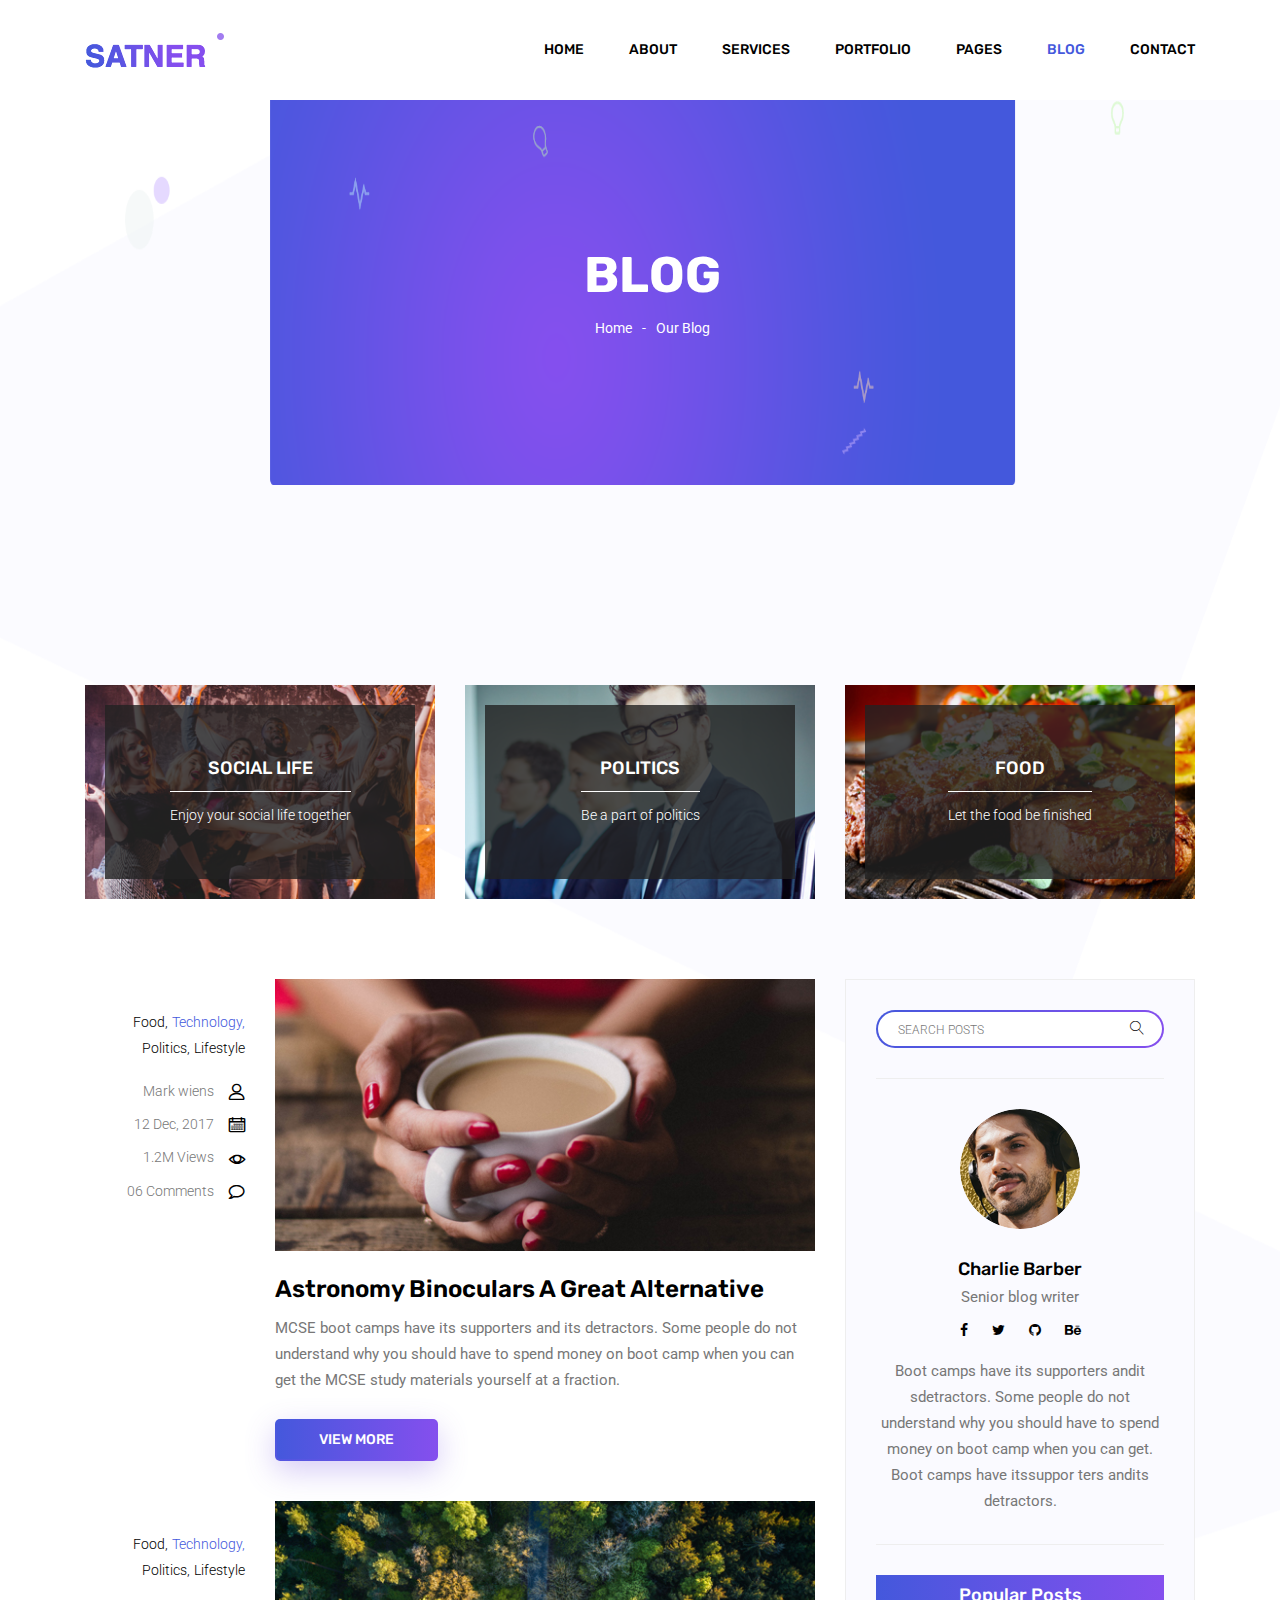
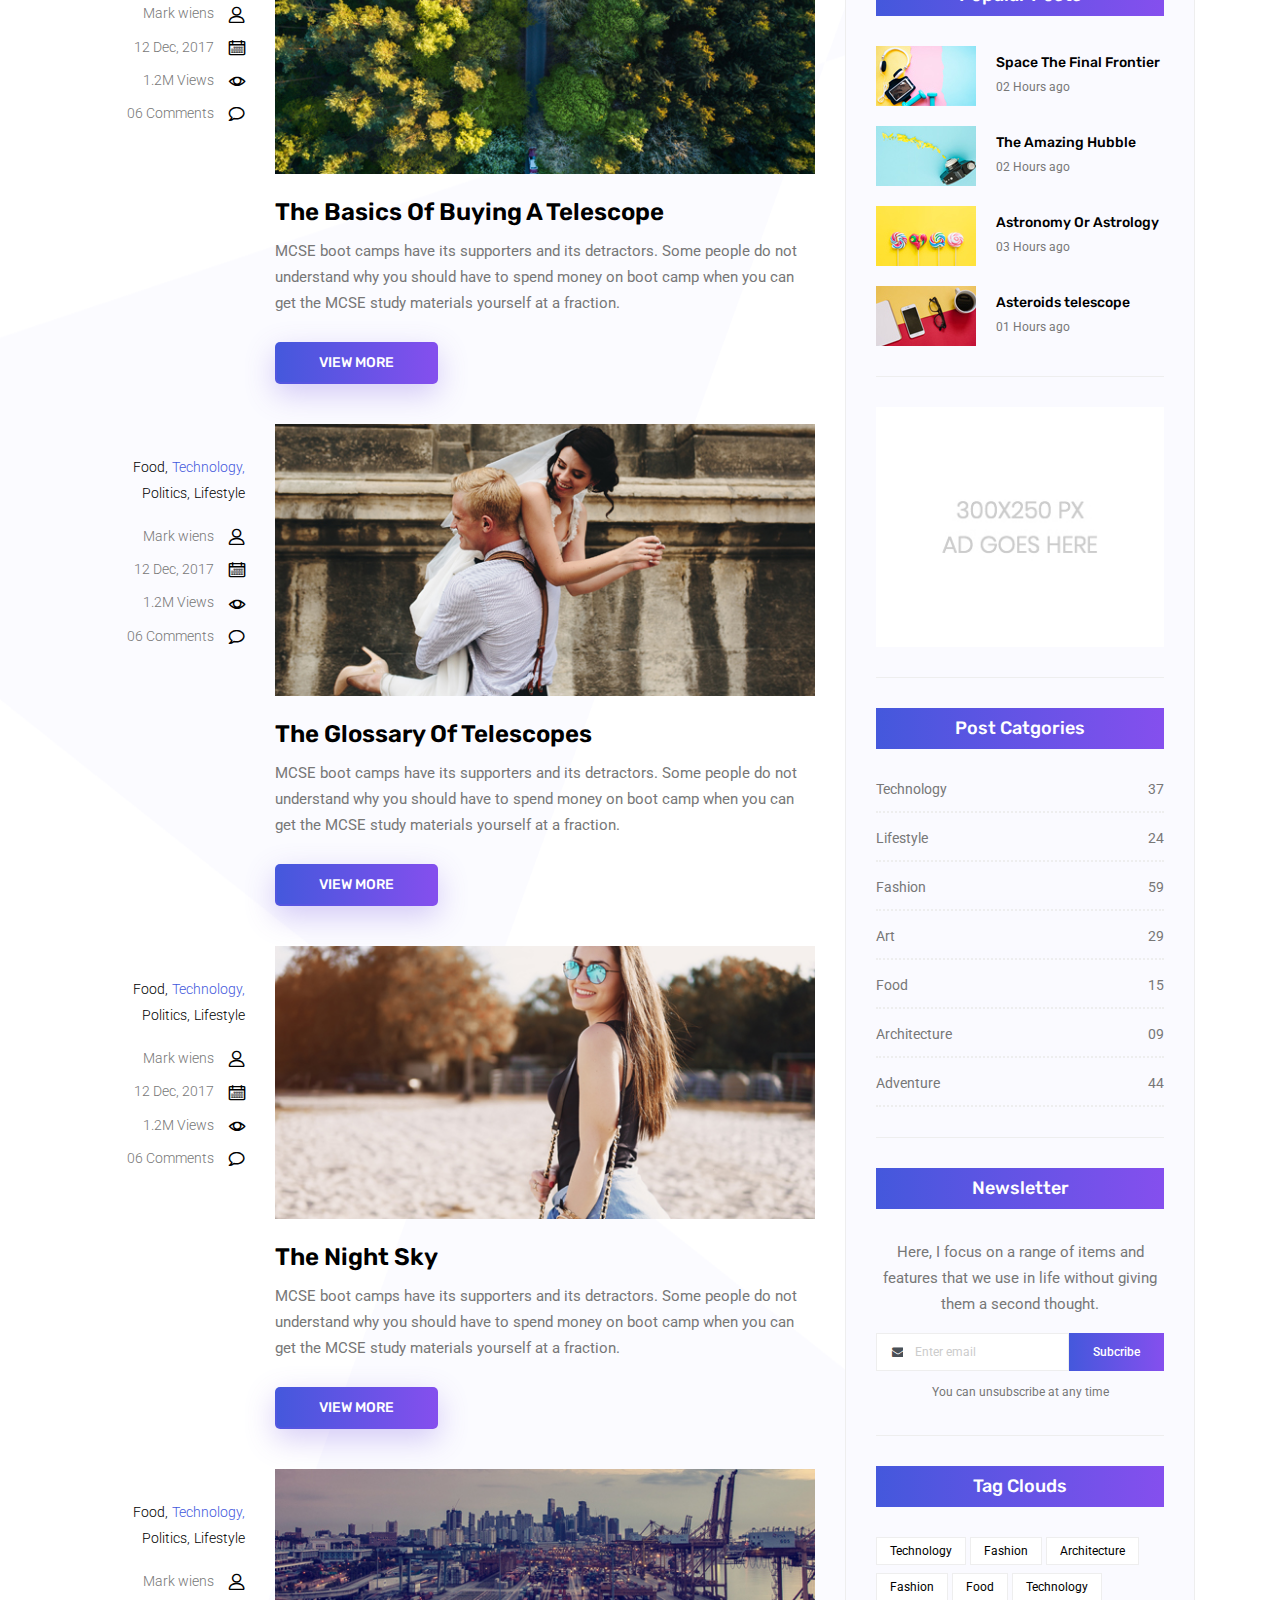
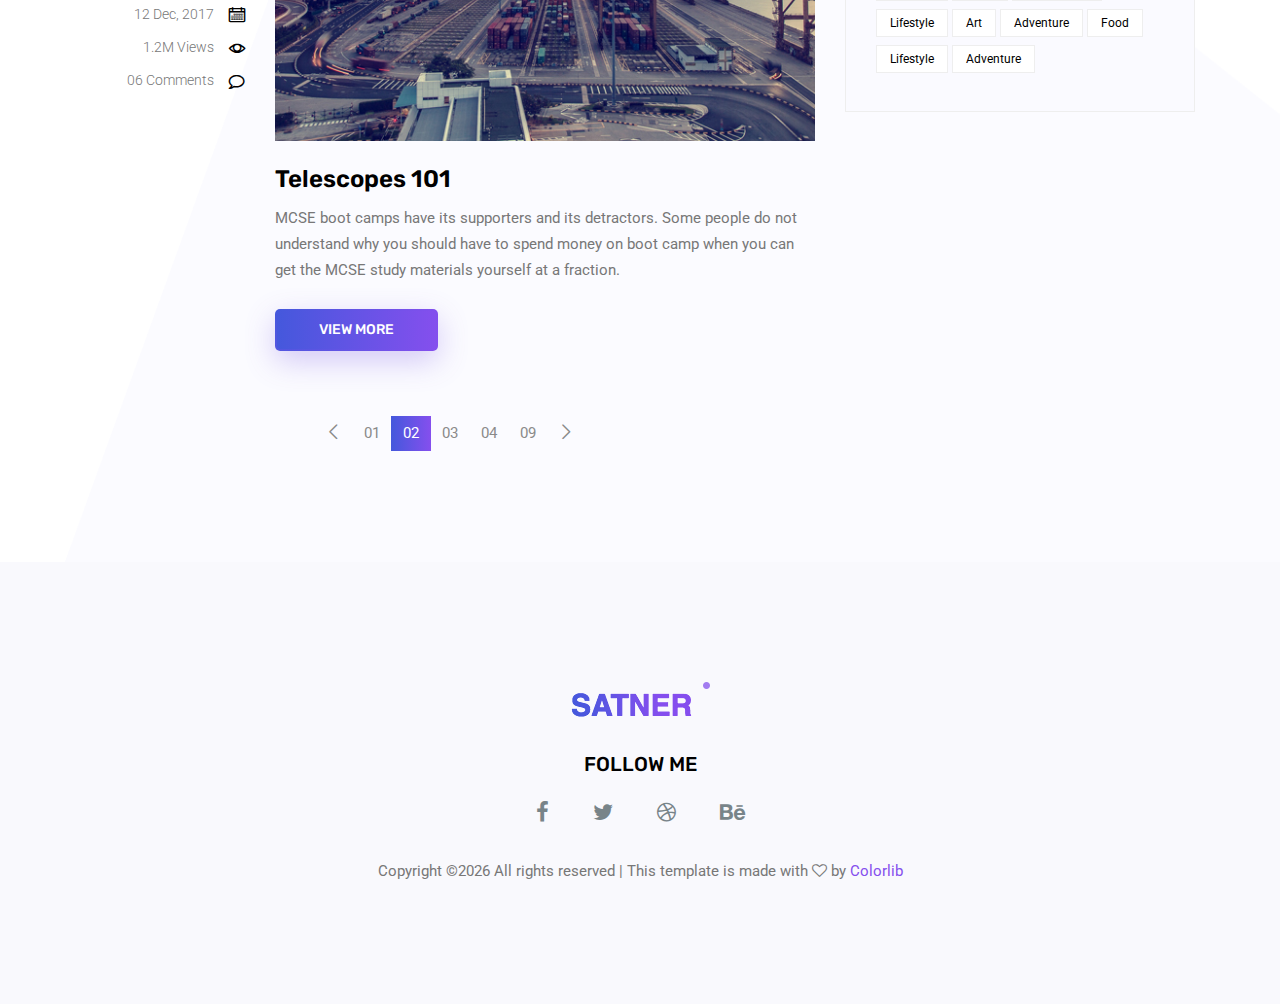
<file: blog.html>
<!doctype html>
<html lang="en">

<head>
	<!-- Required meta tags -->
	<meta charset="utf-8">
	<meta name="viewport" content="width=device-width, initial-scale=1, shrink-to-fit=no">
	<link rel="icon" href="img/favicon.png" type="image/png">
	<title>Blog</title>
	<!-- Bootstrap CSS -->
	<link rel="stylesheet" href="css/bootstrap.css">
	<link rel="stylesheet" href="vendors/linericon/style.css">
	<link rel="stylesheet" href="css/font-awesome.min.css">
	<link rel="stylesheet" href="vendors/owl-carousel/owl.carousel.min.css">
	<link rel="stylesheet" href="css/magnific-popup.css">
	<link rel="stylesheet" href="vendors/nice-select/css/nice-select.css">
	<!-- main css -->
	<link rel="stylesheet" href="css/style.css">
</head>

<body class="blog_version">

	<!--================ Start Header Area =================-->
	<header class="header_area">
		<div class="main_menu">
			<nav class="navbar navbar-expand-lg navbar-light">
				<div class="container">
					<!-- Brand and toggle get grouped for better mobile display -->
					<a class="navbar-brand logo_h" href="index.html"><img src="img/logo.png" alt=""></a>
					<button class="navbar-toggler" type="button" data-toggle="collapse" data-target="#navbarSupportedContent"
					 aria-controls="navbarSupportedContent" aria-expanded="false" aria-label="Toggle navigation">
						<span class="icon-bar"></span>
						<span class="icon-bar"></span>
						<span class="icon-bar"></span>
					</button>
					<!-- Collect the nav links, forms, and other content for toggling -->
					<div class="collapse navbar-collapse offset" id="navbarSupportedContent">
						<ul class="nav navbar-nav menu_nav justify-content-end">
							<li class="nav-item"><a class="nav-link" href="index.html">Home</a></li>
							<li class="nav-item"><a class="nav-link" href="about.html">About</a></li>
							<li class="nav-item"><a class="nav-link" href="services.html">Services</a></li>
							<li class="nav-item"><a class="nav-link" href="portfolio.html">Portfolio</a></li>
							<li class="nav-item submenu dropdown">
								<a href="#" class="nav-link dropdown-toggle" data-toggle="dropdown" role="button" aria-haspopup="true"
								 aria-expanded="false">Pages</a>
								<ul class="dropdown-menu">
                                    <li class="nav-item"><a class="nav-link" href="elements.html">Elements</a></li>
                                    <li class="nav-item"><a class="nav-link" href="portfolio-details.html">Portfolio Details</a></li>
								</ul>
							</li>
							<li class="nav-item submenu dropdown active">
								<a href="#" class="nav-link dropdown-toggle" data-toggle="dropdown" role="button" aria-haspopup="true"
								 aria-expanded="false">Blog</a>
								<ul class="dropdown-menu">
									<li class="nav-item"><a class="nav-link" href="blog.html">Blog</a></li>
									<li class="nav-item"><a class="nav-link" href="single-blog.html">Blog Details</a></li>
								</ul>
							</li>
							<li class="nav-item"><a class="nav-link" href="contact.html">Contact</a></li>
						</ul>
					</div>
				</div>
			</nav>
		</div>
	</header>
	<!--================ End Header Area =================-->

    <!--================ Start Banner Area =================-->
    <section class="banner_area">
        <div class="banner_inner d-flex align-items-center">
            <div class="container">
                <div class="banner_content text-center">
                    <h2>Blog</h2>
                    <div class="page_link">
                        <a href="index.html">Home</a>
                        <a href="blog.html">Our Blog</a>
                    </div>
                </div>
            </div>
        </div>
    </section>
    <!--================ End Banner Area =================-->
        
    <!--================Blog Categorie Area =================-->
    <section class="blog_categorie_area section_gap_top">
        <div class="container">
            <div class="row">
                <div class="col-lg-4">
                    <div class="categories_post">
                        <img src="img/blog/cat-post/cat-post-3.jpg" alt="post">
                        <div class="categories_details">
                            <div class="categories_text">
                                <a href="single-blog.html"><h5>Social Life</h5></a>
                                <div class="border_line"></div>
                                <p>Enjoy your social life together</p>
                            </div>
                        </div>
                    </div>
                </div>
                <div class="col-lg-4">
                    <div class="categories_post">
                        <img src="img/blog/cat-post/cat-post-2.jpg" alt="post">
                        <div class="categories_details">
                            <div class="categories_text">
                                <a href="single-blog.html"><h5>Politics</h5></a>
                                <div class="border_line"></div>
                                <p>Be a part of politics</p>
                            </div>
                        </div>
                    </div>
                </div>
                <div class="col-lg-4">
                    <div class="categories_post">
                        <img src="img/blog/cat-post/cat-post-1.jpg" alt="post">
                        <div class="categories_details">
                            <div class="categories_text">
                                <a href="single-blog.html"><h5>Food</h5></a>
                                <div class="border_line"></div>
                                <p>Let the food be finished</p>
                            </div>
                        </div>
                    </div>
                </div>
            </div>
        </div>
    </section>
    <!--================Blog Categorie Area =================-->
    
    <!--================Blog Area =================-->
    <section class="blog_area">
        <div class="container">
            <div class="row">
                <div class="col-lg-8">
                    <div class="blog_left_sidebar">
                        <article class="row blog_item">
                            <div class="col-md-3">
                                <div class="blog_info text-right">
                                    <div class="post_tag">
                                        <a href="#">Food,</a>
                                        <a class="active" href="#">Technology,</a>
                                        <a href="#">Politics,</a>
                                        <a href="#">Lifestyle</a>
                                    </div>
                                    <ul class="blog_meta list">
                                        <li><a href="#">Mark wiens<i class="lnr lnr-user"></i></a></li>
                                        <li><a href="#">12 Dec, 2017<i class="lnr lnr-calendar-full"></i></a></li>
                                        <li><a href="#">1.2M Views<i class="lnr lnr-eye"></i></a></li>
                                        <li><a href="#">06 Comments<i class="lnr lnr-bubble"></i></a></li>
                                    </ul>
                                </div>
                            </div>
                            <div class="col-md-9">
                                <div class="blog_post">
                                    <img src="img/blog/main-blog/m-blog-1.jpg" alt="">
                                    <div class="blog_details">
                                        <a href="single-blog.html"><h2>Astronomy Binoculars A Great Alternative</h2></a>
                                        <p>MCSE boot camps have its supporters and its detractors. Some people do not understand why you should have to spend money on boot camp when you can get the MCSE study materials yourself at a fraction.</p>
                                        <a href="single-blog.html" class="primary_btn"><span>View More</span></a>
                                    </div>
                                </div>
                            </div>
                        </article>
                        <article class="row blog_item">
                            <div class="col-md-3">
                                <div class="blog_info text-right">
                                    <div class="post_tag">
                                        <a href="#">Food,</a>
                                        <a class="active" href="#">Technology,</a>
                                        <a href="#">Politics,</a>
                                        <a href="#">Lifestyle</a>
                                    </div>
                                    <ul class="blog_meta list">
                                        <li><a href="#">Mark wiens<i class="lnr lnr-user"></i></a></li>
                                        <li><a href="#">12 Dec, 2017<i class="lnr lnr-calendar-full"></i></a></li>
                                        <li><a href="#">1.2M Views<i class="lnr lnr-eye"></i></a></li>
                                        <li><a href="#">06 Comments<i class="lnr lnr-bubble"></i></a></li>
                                    </ul>
                                </div>
                            </div>
                            <div class="col-md-9">
                                <div class="blog_post">
                                    <img src="img/blog/main-blog/m-blog-2.jpg" alt="">
                                    <div class="blog_details">
                                        <a href="single-blog.html"><h2>The Basics Of Buying A Telescope</h2></a>
                                        <p>MCSE boot camps have its supporters and its detractors. Some people do not understand why you should have to spend money on boot camp when you can get the MCSE study materials yourself at a fraction.</p>
                                        <a href="single-blog.html" class="primary_btn"><span>View More</span></a>
                                    </div>
                                </div>
                            </div>
                        </article>
                        <article class="row blog_item">
                            <div class="col-md-3">
                                <div class="blog_info text-right">
                                    <div class="post_tag">
                                        <a href="#">Food,</a>
                                        <a class="active" href="#">Technology,</a>
                                        <a href="#">Politics,</a>
                                        <a href="#">Lifestyle</a>
                                    </div>
                                    <ul class="blog_meta list">
                                        <li><a href="#">Mark wiens<i class="lnr lnr-user"></i></a></li>
                                        <li><a href="#">12 Dec, 2017<i class="lnr lnr-calendar-full"></i></a></li>
                                        <li><a href="#">1.2M Views<i class="lnr lnr-eye"></i></a></li>
                                        <li><a href="#">06 Comments<i class="lnr lnr-bubble"></i></a></li>
                                    </ul>
                                </div>
                            </div>
                            <div class="col-md-9">
                                <div class="blog_post">
                                    <img src="img/blog/main-blog/m-blog-3.jpg" alt="">
                                    <div class="blog_details">
                                        <a href="single-blog.html"><h2>The Glossary Of Telescopes</h2></a>
                                        <p>MCSE boot camps have its supporters and its detractors. Some people do not understand why you should have to spend money on boot camp when you can get the MCSE study materials yourself at a fraction.</p>
                                        <a href="single-blog.html" class="primary_btn"><span>View More</span></a>
                                    </div>
                                </div>
                            </div>
                        </article>
                        <article class="row blog_item">
                            <div class="col-md-3">
                                <div class="blog_info text-right">
                                    <div class="post_tag">
                                        <a href="#">Food,</a>
                                        <a class="active" href="#">Technology,</a>
                                        <a href="#">Politics,</a>
                                        <a href="#">Lifestyle</a>
                                    </div>
                                    <ul class="blog_meta list">
                                        <li><a href="#">Mark wiens<i class="lnr lnr-user"></i></a></li>
                                        <li><a href="#">12 Dec, 2017<i class="lnr lnr-calendar-full"></i></a></li>
                                        <li><a href="#">1.2M Views<i class="lnr lnr-eye"></i></a></li>
                                        <li><a href="#">06 Comments<i class="lnr lnr-bubble"></i></a></li>
                                    </ul>
                                </div>
                            </div>
                            <div class="col-md-9">
                                <div class="blog_post">
                                    <img src="img/blog/main-blog/m-blog-4.jpg" alt="">
                                    <div class="blog_details">
                                        <a href="single-blog.html"><h2>The Night Sky</h2></a>
                                        <p>MCSE boot camps have its supporters and its detractors. Some people do not understand why you should have to spend money on boot camp when you can get the MCSE study materials yourself at a fraction.</p>
                                        <a href="single-blog.html" class="primary_btn"><span>View More</span></a>
                                    </div>
                                </div>
                            </div>
                        </article>
                        <article class="row blog_item">
                            <div class="col-md-3">
                                <div class="blog_info text-right">
                                    <div class="post_tag">
                                        <a href="#">Food,</a>
                                        <a class="active" href="#">Technology,</a>
                                        <a href="#">Politics,</a>
                                        <a href="#">Lifestyle</a>
                                    </div>
                                    <ul class="blog_meta list">
                                        <li><a href="#">Mark wiens<i class="lnr lnr-user"></i></a></li>
                                        <li><a href="#">12 Dec, 2017<i class="lnr lnr-calendar-full"></i></a></li>
                                        <li><a href="#">1.2M Views<i class="lnr lnr-eye"></i></a></li>
                                        <li><a href="#">06 Comments<i class="lnr lnr-bubble"></i></a></li>
                                    </ul>
                                </div>
                            </div>
                            <div class="col-md-9">
                                <div class="blog_post">
                                    <img src="img/blog/main-blog/m-blog-5.jpg" alt="">
                                    <div class="blog_details">
                                        <a href="single-blog.html"><h2>Telescopes 101</h2></a>
                                        <p>MCSE boot camps have its supporters and its detractors. Some people do not understand why you should have to spend money on boot camp when you can get the MCSE study materials yourself at a fraction.</p>
                                        <a href="single-blog.html" class="primary_btn"><span>View More</span></a>
                                    </div>
                                </div>
                            </div>
                        </article>
                        <nav class="blog-pagination justify-content-center d-flex">
                            <ul class="pagination">
                                <li class="page-item">
                                    <a href="#" class="page-link" aria-label="Previous">
                                        <span aria-hidden="true">
                                            <span class="lnr lnr-chevron-left"></span>
                                        </span>
                                    </a>
                                </li>
                                <li class="page-item"><a href="#" class="page-link">01</a></li>
                                <li class="page-item active"><a href="#" class="page-link">02</a></li>
                                <li class="page-item"><a href="#" class="page-link">03</a></li>
                                <li class="page-item"><a href="#" class="page-link">04</a></li>
                                <li class="page-item"><a href="#" class="page-link">09</a></li>
                                <li class="page-item">
                                    <a href="#" class="page-link" aria-label="Next">
                                        <span aria-hidden="true">
                                            <span class="lnr lnr-chevron-right"></span>
                                        </span>
                                    </a>
                                </li>
                            </ul>
                        </nav>
                    </div>
                </div>
                <div class="col-lg-4">
                    <div class="blog_right_sidebar">
                        <aside class="single_sidebar_widget search_widget">
                            <div class="input-group">
                                <input type="text" class="form-control" placeholder="Search Posts">
                                <span class="input-group-btn">
                                    <button class="btn btn-default" type="button"><i class="lnr lnr-magnifier"></i></button>
                                </span>
                            </div><!-- /input-group -->
                            <div class="br"></div>
                        </aside>
                        <aside class="single_sidebar_widget author_widget">
                            <img class="author_img rounded-circle" src="img/blog/author.png" alt="">
                            <h4>Charlie Barber</h4>
                            <p>Senior blog writer</p>
                            <div class="social_icon">
                                <a href="#"><i class="fa fa-facebook"></i></a>
                                <a href="#"><i class="fa fa-twitter"></i></a>
                                <a href="#"><i class="fa fa-github"></i></a>
                                <a href="#"><i class="fa fa-behance"></i></a>
                            </div>
                            <p>Boot camps have its supporters andit sdetractors. Some people do not understand why you should have to spend money on boot camp when you can get. Boot camps have itssuppor ters andits detractors.</p>
                            <div class="br"></div>
                        </aside>
                        <aside class="single_sidebar_widget popular_post_widget">
                            <h3 class="widget_title">Popular Posts</h3>
                            <div class="media post_item">
                                <img src="img/blog/popular-post/post1.jpg" alt="post">
                                <div class="media-body">
                                    <a href="single-blog.html"><h3>Space The Final Frontier</h3></a>
                                    <p>02 Hours ago</p>
                                </div>
                            </div>
                            <div class="media post_item">
                                <img src="img/blog/popular-post/post2.jpg" alt="post">
                                <div class="media-body">
                                    <a href="single-blog.html"><h3>The Amazing Hubble</h3></a>
                                    <p>02 Hours ago</p>
                                </div>
                            </div>
                            <div class="media post_item">
                                <img src="img/blog/popular-post/post3.jpg" alt="post">
                                <div class="media-body">
                                    <a href="single-blog.html"><h3>Astronomy Or Astrology</h3></a>
                                    <p>03 Hours ago</p>
                                </div>
                            </div>
                            <div class="media post_item">
                                <img src="img/blog/popular-post/post4.jpg" alt="post">
                                <div class="media-body">
                                    <a href="single-blog.html"><h3>Asteroids telescope</h3></a>
                                    <p>01 Hours ago</p>
                                </div>
                            </div>
                            <div class="br"></div>
                        </aside>
                        <aside class="single_sidebar_widget ads_widget">
                            <a href="#"><img class="img-fluid" src="img/blog/add.jpg" alt=""></a>
                            <div class="br"></div>
                        </aside>
                        <aside class="single_sidebar_widget post_category_widget">
                            <h4 class="widget_title">Post Catgories</h4>
                            <ul class="list cat-list">
                                <li>
                                    <a href="#" class="d-flex justify-content-between">
                                        <p>Technology</p>
                                        <p>37</p>
                                    </a>
                                </li>
                                <li>
                                    <a href="#" class="d-flex justify-content-between">
                                        <p>Lifestyle</p>
                                        <p>24</p>
                                    </a>
                                </li>
                                <li>
                                    <a href="#" class="d-flex justify-content-between">
                                        <p>Fashion</p>
                                        <p>59</p>
                                    </a>
                                </li>
                                <li>
                                    <a href="#" class="d-flex justify-content-between">
                                        <p>Art</p>
                                        <p>29</p>
                                    </a>
                                </li>
                                <li>
                                    <a href="#" class="d-flex justify-content-between">
                                        <p>Food</p>
                                        <p>15</p>
                                    </a>
                                </li>
                                <li>
                                    <a href="#" class="d-flex justify-content-between">
                                        <p>Architecture</p>
                                        <p>09</p>
                                    </a>
                                </li>
                                <li>
                                    <a href="#" class="d-flex justify-content-between">
                                        <p>Adventure</p>
                                        <p>44</p>
                                    </a>
                                </li>															
                            </ul>
                            <div class="br"></div>
                        </aside>
                        <aside class="single-sidebar-widget newsletter_widget">
                            <h4 class="widget_title">Newsletter</h4>
                            <p>
                            Here, I focus on a range of items and features that we use in life without
                            giving them a second thought.
                            </p>
                            <div class="form-group d-flex flex-row">
                                <div class="input-group">
                                    <div class="input-group-prepend">
                                        <div class="input-group-text"><i class="fa fa-envelope" aria-hidden="true"></i></div>
                                    </div>
                                    <input type="text" class="form-control" id="inlineFormInputGroup" placeholder="Enter email" onfocus="this.placeholder = ''" onblur="this.placeholder = 'Enter email'">
                                </div>
                                <a href="#" class="bbtns">Subcribe</a>
                            </div>	
                            <p class="text-bottom">You can unsubscribe at any time</p>	
                            <div class="br"></div>							
                        </aside>
                        <aside class="single-sidebar-widget tag_cloud_widget">
                            <h4 class="widget_title">Tag Clouds</h4>
                            <ul class="list">
                                <li><a href="#">Technology</a></li>
                                <li><a href="#">Fashion</a></li>
                                <li><a href="#">Architecture</a></li>
                                <li><a href="#">Fashion</a></li>
                                <li><a href="#">Food</a></li>
                                <li><a href="#">Technology</a></li>
                                <li><a href="#">Lifestyle</a></li>
                                <li><a href="#">Art</a></li>
                                <li><a href="#">Adventure</a></li>
                                <li><a href="#">Food</a></li>
                                <li><a href="#">Lifestyle</a></li>
                                <li><a href="#">Adventure</a></li>
                            </ul>
                        </aside>
                    </div>
                </div>
            </div>
        </div>
    </section>
    <!--================Blog Area =================-->
    
    <!--================Footer Area =================-->
	<footer class="footer_area">
        <div class="container">
            <div class="row justify-content-center">
                <div class="col-lg-12">
                    <div class="footer_top flex-column">
                        <div class="footer_logo">
                            <a href="#">
                                <img src="img/logo.png" alt="">
                            </a>
                            <h4>Follow Me</h4>
                        </div>
                        <div class="footer_social">
                            <a href="#"><i class="fa fa-facebook"></i></a>
                            <a href="#"><i class="fa fa-twitter"></i></a>
                            <a href="#"><i class="fa fa-dribbble"></i></a>
                            <a href="#"><i class="fa fa-behance"></i></a>
                        </div>
                    </div>
                </div>
            </div>
            <div class="row footer_bottom justify-content-center">
                <p class="col-lg-8 col-sm-12 footer-text">
                    <!-- Link back to Colorlib can't be removed. Template is licensed under CC BY 3.0. -->
Copyright &copy;<script>document.write(new Date().getFullYear());</script> All rights reserved | This template is made with <i class="fa fa-heart-o" aria-hidden="true"></i> by <a href="https://colorlib.com" target="_blank">Colorlib</a>
<!-- Link back to Colorlib can't be removed. Template is licensed under CC BY 3.0. --></p>
            </div>
        </div>
    </footer>
    <!--================End Footer Area =================-->
   
    <!-- Optional JavaScript -->
    <!-- jQuery first, then Popper.js, then Bootstrap JS -->
    <script src="js/jquery-3.2.1.min.js"></script>
    <script src="js/popper.js"></script>
    <script src="js/bootstrap.min.js"></script>
    <script src="js/stellar.js"></script>
    <script src="vendors/lightbox/simpleLightbox.min.js"></script>
    <script src="vendors/nice-select/js/jquery.nice-select.min.js"></script>
    <script src="vendors/isotope/imagesloaded.pkgd.min.js"></script>
    <script src="vendors/isotope/isotope-min.js"></script>
    <script src="vendors/owl-carousel/owl.carousel.min.js"></script>
    <script src="js/jquery.ajaxchimp.min.js"></script>
    <script src="js/mail-script.js"></script>
    <script src="js/theme.js"></script>
</body>
</html>
</file>
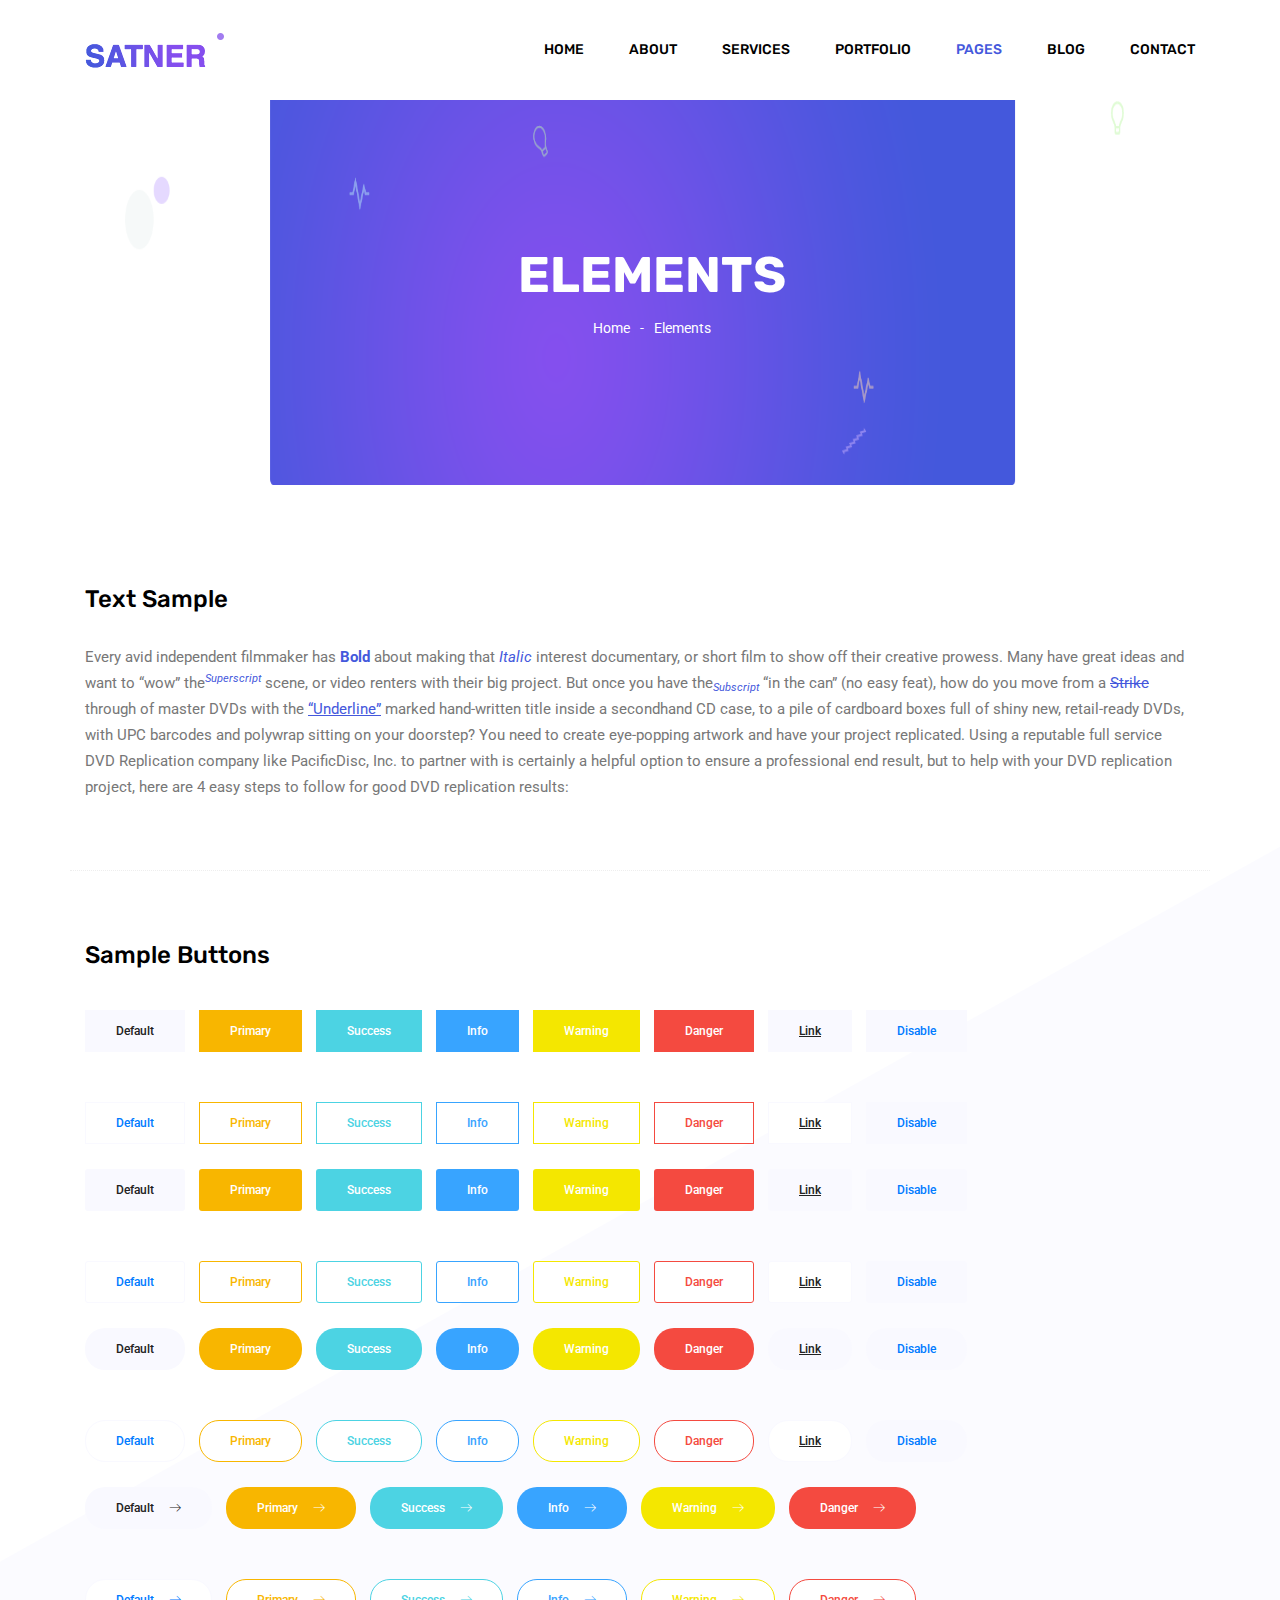
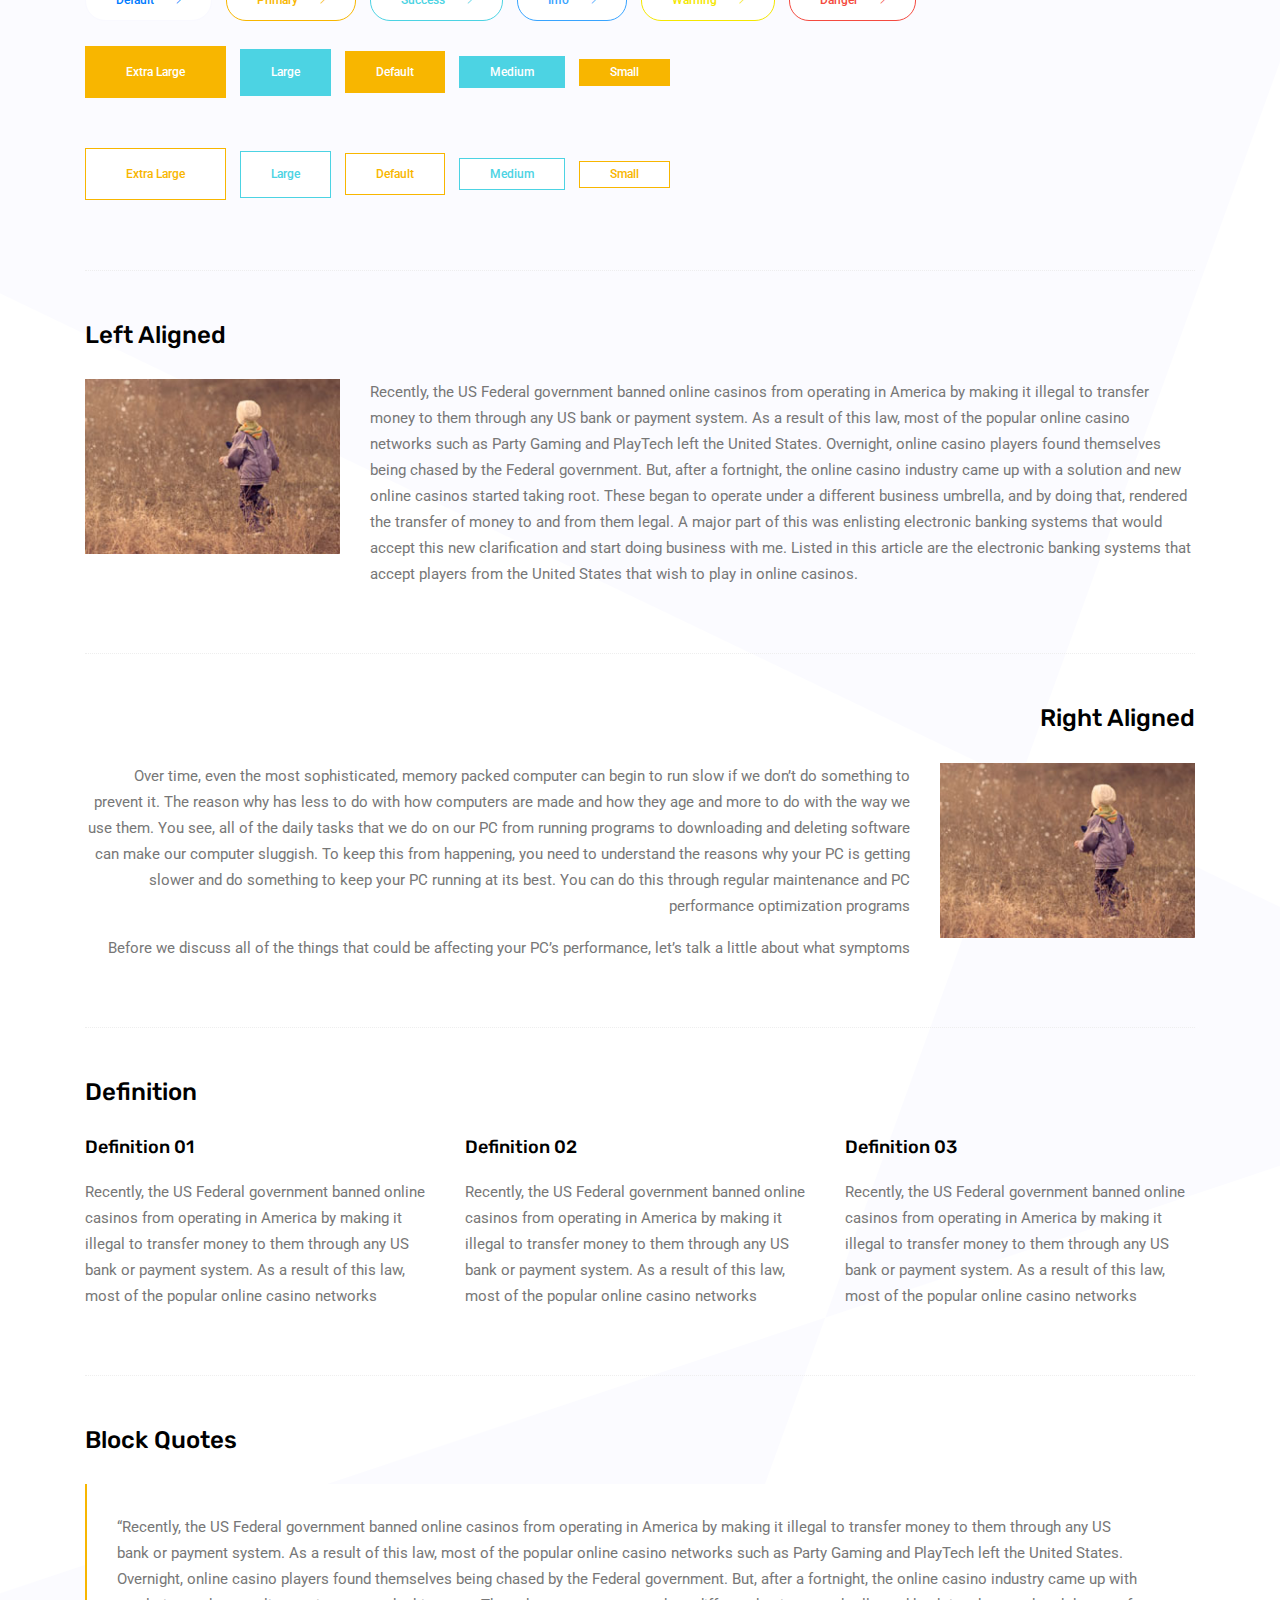
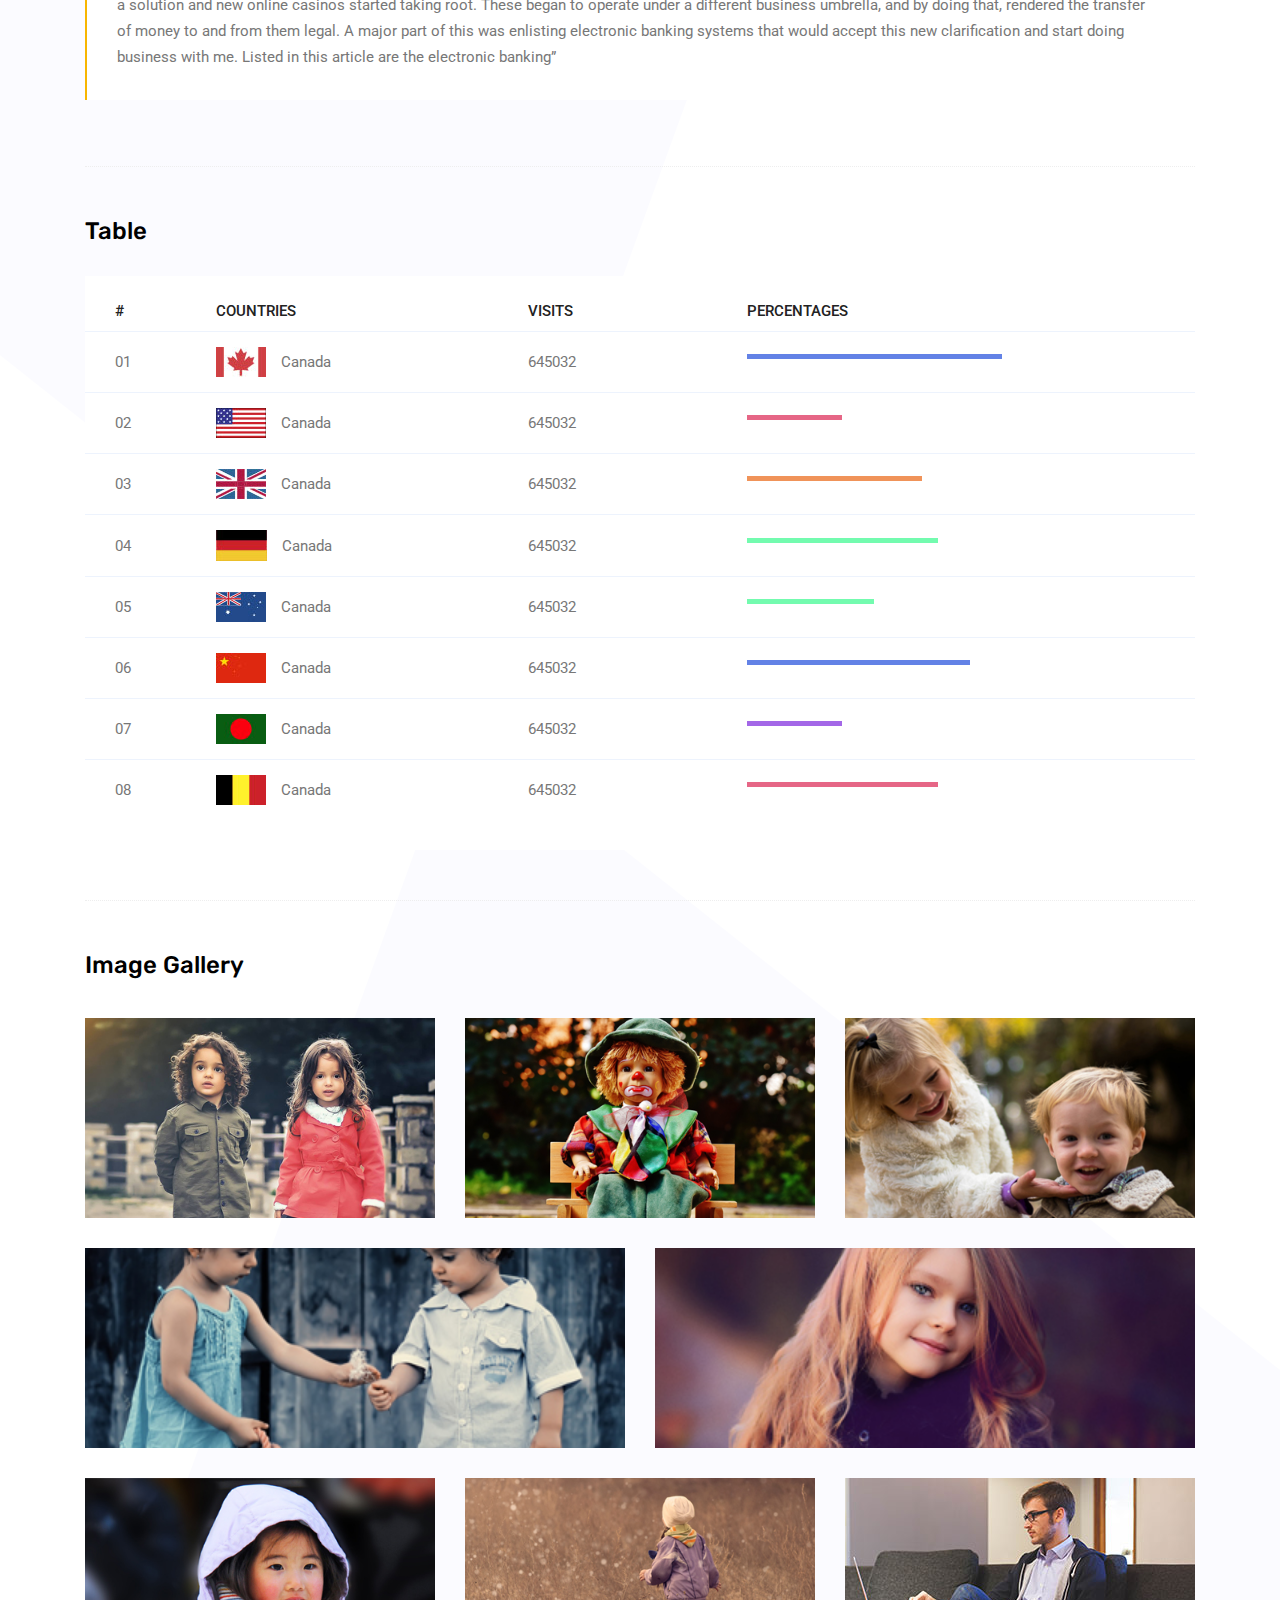
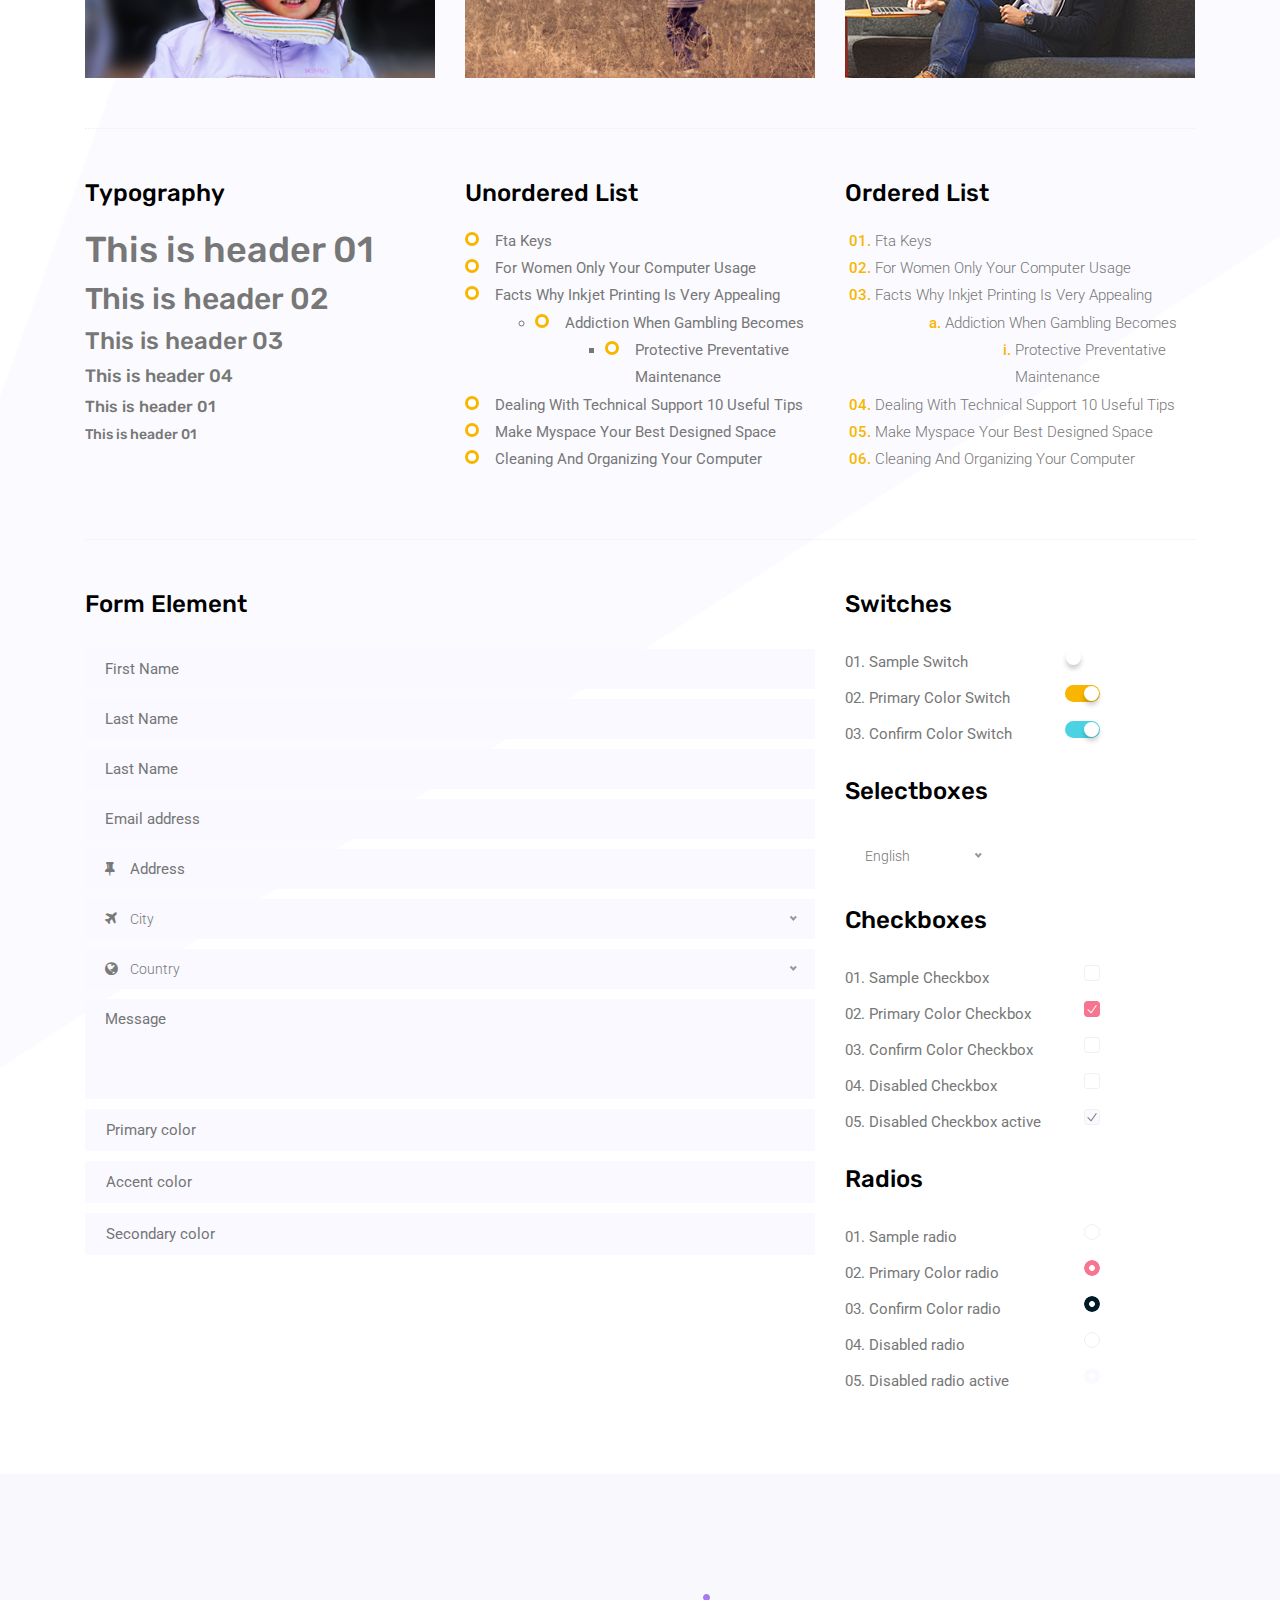
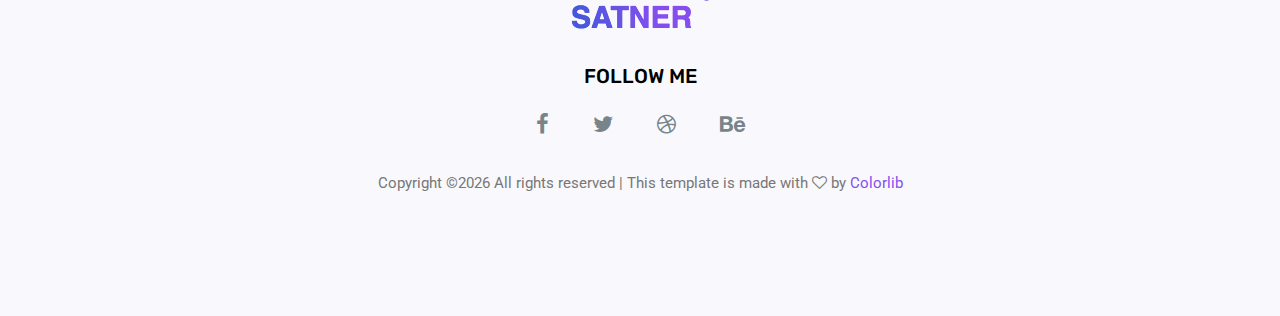
<file: elements.html>
<!doctype html>
<html lang="en">

<head>
	<!-- Required meta tags -->
	<meta charset="utf-8">
	<meta name="viewport" content="width=device-width, initial-scale=1, shrink-to-fit=no">
	<link rel="icon" href="img/favicon.png" type="image/png">
	<title>Elements</title>
	<!-- Bootstrap CSS -->
	<link rel="stylesheet" href="css/bootstrap.css">
	<link rel="stylesheet" href="vendors/linericon/style.css">
	<link rel="stylesheet" href="css/font-awesome.min.css">
	<link rel="stylesheet" href="vendors/owl-carousel/owl.carousel.min.css">
	<link rel="stylesheet" href="css/magnific-popup.css">
	<link rel="stylesheet" href="vendors/nice-select/css/nice-select.css">
	<!-- main css -->
	<link rel="stylesheet" href="css/style.css">
</head>

<body class="blog_version">

	<!--================ Start Header Area =================-->
	<header class="header_area">
		<div class="main_menu">
			<nav class="navbar navbar-expand-lg navbar-light">
				<div class="container">
					<!-- Brand and toggle get grouped for better mobile display -->
					<a class="navbar-brand logo_h" href="index.html"><img src="img/logo.png" alt=""></a>
					<button class="navbar-toggler" type="button" data-toggle="collapse" data-target="#navbarSupportedContent"
					 aria-controls="navbarSupportedContent" aria-expanded="false" aria-label="Toggle navigation">
						<span class="icon-bar"></span>
						<span class="icon-bar"></span>
						<span class="icon-bar"></span>
					</button>
					<!-- Collect the nav links, forms, and other content for toggling -->
					<div class="collapse navbar-collapse offset" id="navbarSupportedContent">
						<ul class="nav navbar-nav menu_nav justify-content-end">
							<li class="nav-item"><a class="nav-link" href="index.html">Home</a></li>
							<li class="nav-item"><a class="nav-link" href="about.html">About</a></li>
							<li class="nav-item"><a class="nav-link" href="services.html">Services</a></li>
							<li class="nav-item"><a class="nav-link" href="portfolio.html">Portfolio</a></li>
							<li class="nav-item submenu dropdown active">
								<a href="#" class="nav-link dropdown-toggle" data-toggle="dropdown" role="button" aria-haspopup="true"
								 aria-expanded="false">Pages</a>
								<ul class="dropdown-menu">
                                    <li class="nav-item"><a class="nav-link" href="elements.html">Elements</a></li>
                                    <li class="nav-item"><a class="nav-link" href="portfolio-details.html">Portfolio Details</a></li>
								</ul>
							</li>
							<li class="nav-item submenu dropdown">
								<a href="#" class="nav-link dropdown-toggle" data-toggle="dropdown" role="button" aria-haspopup="true"
								 aria-expanded="false">Blog</a>
								<ul class="dropdown-menu">
									<li class="nav-item"><a class="nav-link" href="blog.html">Blog</a></li>
									<li class="nav-item"><a class="nav-link" href="single-blog.html">Blog Details</a></li>
								</ul>
							</li>
							<li class="nav-item"><a class="nav-link" href="contact.html">Contact</a></li>
						</ul>
					</div>
				</div>
			</nav>
		</div>
	</header>
	<!--================ End Header Area =================-->

    <!--================ Start Banner Area =================-->
    <section class="banner_area">
        <div class="banner_inner d-flex align-items-center">
            <div class="container">
                <div class="banner_content text-center">
                    <h2>Elements</h2>
                    <div class="page_link">
                        <a href="index.html">Home</a>
                        <a href="elements.html">Elements</a>
                    </div>
                </div>
            </div>
        </div>
    </section>
    <!--================ End Banner Area =================-->
        
	<!-- Start Sample Area -->
	<section class="sample-text-area">
		<div class="container">
			<h3 class="text-heading title_color">Text Sample</h3>
			<p class="sample-text">
				Every avid independent filmmaker has <b>Bold</b> about making that <i>Italic</i> interest documentary, or short film to show off their creative prowess. Many have great ideas and want to “wow” the<sup>Superscript</sup> scene, or video renters with their big project.  But once you have the<sub>Subscript</sub> “in the can” (no easy feat), how do you move from a <del>Strike</del> through of master DVDs with the <u>“Underline”</u> marked hand-written title inside a secondhand CD case, to a pile of cardboard boxes full of shiny new, retail-ready DVDs, with UPC barcodes and polywrap sitting on your doorstep?  You need to create eye-popping artwork and have your project replicated. Using a reputable full service DVD Replication company like PacificDisc, Inc. to partner with is certainly a helpful option to ensure a professional end result, but to help with your DVD replication project, here are 4 easy steps to follow for good DVD replication results: 

			</p>
		</div>
	</section>
	<!-- End Sample Area -->

	<!-- Start Button -->
	<section class="button-area">
		<div class="container border-top-generic">
			<h3 class="text-heading title_color">Sample Buttons</h3>
			<div class="button-group-area">
				<a href="#" class="genric-btn default">Default</a>
				<a href="#" class="genric-btn primary">Primary</a>
				<a href="#" class="genric-btn success">Success</a>
				<a href="#" class="genric-btn info">Info</a>
				<a href="#" class="genric-btn warning">Warning</a>
				<a href="#" class="genric-btn danger">Danger</a>
				<a href="#" class="genric-btn link">Link</a>
				<a href="#" class="genric-btn disable">Disable</a>
			</div>
			<div class="button-group-area mt-10">
				<a href="#" class="genric-btn default-border">Default</a>
				<a href="#" class="genric-btn primary-border">Primary</a>
				<a href="#" class="genric-btn success-border">Success</a>
				<a href="#" class="genric-btn info-border">Info</a>
				<a href="#" class="genric-btn warning-border">Warning</a>
				<a href="#" class="genric-btn danger-border">Danger</a>
				<a href="#" class="genric-btn link-border">Link</a>
				<a href="#" class="genric-btn disable">Disable</a>
			</div>
			<div class="button-group-area mt-40">
				<a href="#" class="genric-btn default radius">Default</a>
				<a href="#" class="genric-btn primary radius">Primary</a>
				<a href="#" class="genric-btn success radius">Success</a>
				<a href="#" class="genric-btn info radius">Info</a>
				<a href="#" class="genric-btn warning radius">Warning</a>
				<a href="#" class="genric-btn danger radius">Danger</a>
				<a href="#" class="genric-btn link radius">Link</a>
				<a href="#" class="genric-btn disable radius">Disable</a>
			</div>
			<div class="button-group-area mt-10">
				<a href="#" class="genric-btn default-border radius">Default</a>
				<a href="#" class="genric-btn primary-border radius">Primary</a>
				<a href="#" class="genric-btn success-border radius">Success</a>
				<a href="#" class="genric-btn info-border radius">Info</a>
				<a href="#" class="genric-btn warning-border radius">Warning</a>
				<a href="#" class="genric-btn danger-border radius">Danger</a>
				<a href="#" class="genric-btn link-border radius">Link</a>
				<a href="#" class="genric-btn disable radius">Disable</a>
			</div>
			<div class="button-group-area mt-40">
				<a href="#" class="genric-btn default circle">Default</a>
				<a href="#" class="genric-btn primary circle">Primary</a>
				<a href="#" class="genric-btn success circle">Success</a>
				<a href="#" class="genric-btn info circle">Info</a>
				<a href="#" class="genric-btn warning circle">Warning</a>
				<a href="#" class="genric-btn danger circle">Danger</a>
				<a href="#" class="genric-btn link circle">Link</a>
				<a href="#" class="genric-btn disable circle">Disable</a>
			</div>
			<div class="button-group-area mt-10">
				<a href="#" class="genric-btn default-border circle">Default</a>
				<a href="#" class="genric-btn primary-border circle">Primary</a>
				<a href="#" class="genric-btn success-border circle">Success</a>
				<a href="#" class="genric-btn info-border circle">Info</a>
				<a href="#" class="genric-btn warning-border circle">Warning</a>
				<a href="#" class="genric-btn danger-border circle">Danger</a>
				<a href="#" class="genric-btn link-border circle">Link</a>
				<a href="#" class="genric-btn disable circle">Disable</a>
			</div>
			<div class="button-group-area mt-40">
				<a href="#" class="genric-btn default circle arrow">Default<span class="lnr lnr-arrow-right"></span></a>
				<a href="#" class="genric-btn primary circle arrow">Primary<span class="lnr lnr-arrow-right"></span></a>
				<a href="#" class="genric-btn success circle arrow">Success<span class="lnr lnr-arrow-right"></span></a>
				<a href="#" class="genric-btn info circle arrow">Info<span class="lnr lnr-arrow-right"></span></a>
				<a href="#" class="genric-btn warning circle arrow">Warning<span class="lnr lnr-arrow-right"></span></a>
				<a href="#" class="genric-btn danger circle arrow">Danger<span class="lnr lnr-arrow-right"></span></a>
			</div>
			<div class="button-group-area mt-10">
				<a href="#" class="genric-btn default-border circle arrow">Default<span class="lnr lnr-arrow-right"></span></a>
				<a href="#" class="genric-btn primary-border circle arrow">Primary<span class="lnr lnr-arrow-right"></span></a>
				<a href="#" class="genric-btn success-border circle arrow">Success<span class="lnr lnr-arrow-right"></span></a>
				<a href="#" class="genric-btn info-border circle arrow">Info<span class="lnr lnr-arrow-right"></span></a>
				<a href="#" class="genric-btn warning-border circle arrow">Warning<span class="lnr lnr-arrow-right"></span></a>
				<a href="#" class="genric-btn danger-border circle arrow">Danger<span class="lnr lnr-arrow-right"></span></a>
			</div>
			<div class="button-group-area mt-40">
				<a href="#" class="genric-btn primary e-large">Extra Large</a>
				<a href="#" class="genric-btn success large">Large</a>
				<a href="#" class="genric-btn primary">Default</a>
				<a href="#" class="genric-btn success medium">Medium</a>
				<a href="#" class="genric-btn primary small">Small</a>
			</div>
			<div class="button-group-area mt-10">
				<a href="#" class="genric-btn primary-border e-large">Extra Large</a>
				<a href="#" class="genric-btn success-border large">Large</a>
				<a href="#" class="genric-btn primary-border">Default</a>
				<a href="#" class="genric-btn success-border medium">Medium</a>
				<a href="#" class="genric-btn primary-border small">Small</a>
			</div>
		</div>
	</section>
	<!-- End Button -->
	
	<!-- Start Align Area -->
	<div class="whole-wrap">
		<div class="container">
			<div class="section-top-border">
				<h3 class="mb-30 title_color">Left Aligned</h3>
				<div class="row">
					<div class="col-md-3">
						<img src="img/elements/d.jpg" alt="" class="img-fluid">
					</div>
					<div class="col-md-9 mt-sm-20 left-align-p">
						<p>Recently, the US Federal government banned online casinos from operating in America by making it illegal to transfer money to them through any US bank or payment system. As a result of this law, most of the popular online casino networks such as Party Gaming and PlayTech left the United States. Overnight, online casino players found themselves being chased by the Federal government. But, after a fortnight, the online casino industry came up with a solution and new online casinos started taking root. These began to operate under a different business umbrella, and by doing that, rendered the transfer of money to and from them legal. A major part of this was enlisting electronic banking systems that would accept this new clarification and start doing business with me. Listed in this article are the electronic banking systems that accept players from the United States that wish to play in online casinos.</p>
					</div>
				</div>
			</div>
			<div class="section-top-border text-right">
				<h3 class="mb-30 title_color">Right Aligned</h3>
				<div class="row">
					<div class="col-md-9">
						<p class="text-right">Over time, even the most sophisticated, memory packed computer can begin to run slow if we don’t do something to prevent it. The reason why has less to do with how computers are made and how they age and more to do with the way we use them. You see, all of the daily tasks that we do on our PC from running programs to downloading and deleting software can make our computer sluggish. To keep this from happening, you need to understand the reasons why your PC is getting slower and do something to keep your PC running at its best. You can do this through regular maintenance and PC performance optimization programs</p>
						<p class="text-right">Before we discuss all of the things that could be affecting your PC’s performance, let’s talk a little about what symptoms</p>
					</div>
					<div class="col-md-3">
						<img src="img/elements/d.jpg" alt="" class="img-fluid">
					</div>
				</div>
			</div>
			<div class="section-top-border">
				<h3 class="mb-30 title_color">Definition</h3>
				<div class="row">
					<div class="col-md-4">
						<div class="single-defination">
							<h4 class="mb-20">Definition 01</h4>
							<p>Recently, the US Federal government banned online casinos from operating in America by making it illegal to transfer money to them through any US bank or payment system. As a result of this law, most of the popular online casino networks</p>
						</div>
					</div>
					<div class="col-md-4">
						<div class="single-defination">
							<h4 class="mb-20">Definition 02</h4>
							<p>Recently, the US Federal government banned online casinos from operating in America by making it illegal to transfer money to them through any US bank or payment system. As a result of this law, most of the popular online casino networks</p>
						</div>
					</div>
					<div class="col-md-4">
						<div class="single-defination">
							<h4 class="mb-20">Definition 03</h4>
							<p>Recently, the US Federal government banned online casinos from operating in America by making it illegal to transfer money to them through any US bank or payment system. As a result of this law, most of the popular online casino networks</p>
						</div>
					</div>
				</div>
			</div>
			<div class="section-top-border">
				<h3 class="mb-30 title_color">Block Quotes</h3>
				<div class="row">
					<div class="col-lg-12">
						<blockquote class="generic-blockquote">
							“Recently, the US Federal government banned online casinos from operating in America by making it illegal to transfer money to them through any US bank or payment system. As a result of this law, most of the popular online casino networks such as Party Gaming and PlayTech left the United States. Overnight, online casino players found themselves being chased by the Federal government. But, after a fortnight, the online casino industry came up with a solution and new online casinos started taking root. These began to operate under a different business umbrella, and by doing that, rendered the transfer of money to and from them legal. A major part of this was enlisting electronic banking systems that would accept this new clarification and start doing business with me. Listed in this article are the electronic banking” 
						</blockquote>
					</div>
				</div>
			</div>
			<div class="section-top-border">
				<h3 class="mb-30 title_color">Table</h3>
				<div class="progress-table-wrap">
					<div class="progress-table">
						<div class="table-head">
							<div class="serial">#</div>
							<div class="country">Countries</div>
							<div class="visit">Visits</div>
							<div class="percentage">Percentages</div>
						</div>
						<div class="table-row">
							<div class="serial">01</div>
							<div class="country"> <img src="img/elements/f1.jpg" alt="flag">Canada</div>
							<div class="visit">645032</div>
							<div class="percentage">
								<div class="progress">
									<div class="progress-bar color-1" role="progressbar" style="width: 80%" aria-valuenow="80" aria-valuemin="0" aria-valuemax="100"></div>
								</div>
							</div>
						</div>
						<div class="table-row">
							<div class="serial">02</div>
							<div class="country"> <img src="img/elements/f2.jpg" alt="flag">Canada</div>
							<div class="visit">645032</div>
							<div class="percentage">
								<div class="progress">
									<div class="progress-bar color-2" role="progressbar" style="width: 30%" aria-valuenow="30" aria-valuemin="0" aria-valuemax="100"></div>
								</div>
							</div>
						</div>
						<div class="table-row">
							<div class="serial">03</div>
							<div class="country"> <img src="img/elements/f3.jpg" alt="flag">Canada</div>
							<div class="visit">645032</div>
							<div class="percentage">
								<div class="progress">
									<div class="progress-bar color-3" role="progressbar" style="width: 55%" aria-valuenow="55" aria-valuemin="0" aria-valuemax="100"></div>
								</div>
							</div>
						</div>
						<div class="table-row">
							<div class="serial">04</div>
							<div class="country"> <img src="img/elements/f4.jpg" alt="flag">Canada</div>
							<div class="visit">645032</div>
							<div class="percentage">
								<div class="progress">
									<div class="progress-bar color-4" role="progressbar" style="width: 60%" aria-valuenow="60" aria-valuemin="0" aria-valuemax="100"></div>
								</div>
							</div>
						</div>
						<div class="table-row">
							<div class="serial">05</div>
							<div class="country"> <img src="img/elements/f5.jpg" alt="flag">Canada</div>
							<div class="visit">645032</div>
							<div class="percentage">
								<div class="progress">
									<div class="progress-bar color-5" role="progressbar" style="width: 40%" aria-valuenow="40" aria-valuemin="0" aria-valuemax="100"></div>
								</div>
							</div>
						</div>
						<div class="table-row">
							<div class="serial">06</div>
							<div class="country"> <img src="img/elements/f6.jpg" alt="flag">Canada</div>
							<div class="visit">645032</div>
							<div class="percentage">
								<div class="progress">
									<div class="progress-bar color-6" role="progressbar" style="width: 70%" aria-valuenow="70" aria-valuemin="0" aria-valuemax="100"></div>
								</div>
							</div>
						</div>
						<div class="table-row">
							<div class="serial">07</div>
							<div class="country"> <img src="img/elements/f7.jpg" alt="flag">Canada</div>
							<div class="visit">645032</div>
							<div class="percentage">
								<div class="progress">
									<div class="progress-bar color-7" role="progressbar" style="width: 30%" aria-valuenow="30" aria-valuemin="0" aria-valuemax="100"></div>
								</div>
							</div>
						</div>
						<div class="table-row">
							<div class="serial">08</div>
							<div class="country"> <img src="img/elements/f8.jpg" alt="flag">Canada</div>
							<div class="visit">645032</div>
							<div class="percentage">
								<div class="progress">
									<div class="progress-bar color-8" role="progressbar" style="width: 60%" aria-valuenow="60" aria-valuemin="0" aria-valuemax="100"></div>
								</div>
							</div>
						</div>
					</div>
				</div>
			</div>
			<div class="section-top-border">
				<h3 class="title_color">Image Gallery</h3>
				<div class="row gallery-item">
					<div class="col-md-4">
						<a href="img/elements/g1.jpg" class="img-gal"><div class="single-gallery-image" style="background: url(img/elements/g1.jpg);"></div></a>
					</div>
					<div class="col-md-4">
						<a href="img/elements/g2.jpg" class="img-gal"><div class="single-gallery-image" style="background: url(img/elements/g2.jpg);"></div></a>
					</div>
					<div class="col-md-4">
						<a href="img/elements/g3.jpg" class="img-gal"><div class="single-gallery-image" style="background: url(img/elements/g3.jpg);"></div></a>
					</div>
					<div class="col-md-6">
						<a href="img/elements/g4.jpg" class="img-gal"><div class="single-gallery-image" style="background: url(img/elements/g4.jpg);"></div></a>
					</div>
					<div class="col-md-6">
						<a href="img/elements/g5.jpg" class="img-gal"><div class="single-gallery-image" style="background: url(img/elements/g5.jpg);"></div></a>
					</div>
					<div class="col-md-4">
						<a href="img/elements/g6.jpg" class="img-gal"><div class="single-gallery-image" style="background: url(img/elements/g6.jpg);"></div></a>
					</div>
					<div class="col-md-4">
						<a href="img/elements/g7.jpg" class="img-gal"><div class="single-gallery-image" style="background: url(img/elements/g7.jpg);"></div></a>
					</div>
					<div class="col-md-4">
						<a href="img/elements/g8.jpg" class="img-gal"><div class="single-gallery-image" style="background: url(img/elements/g8.jpg);"></div></a>
					</div>
				</div>
			</div>
			<div class="section-top-border">
				<div class="row">
					<div class="col-lg-4 col-sm-6 typo-sec">
						<h3 class="mb-20 title_color">Typography</h3>
						<div class="typography">
							<h1 class="typo-list">This is header 01</h1>
							<h2 class="typo-list">This is header 02</h2>
							<h3 class="typo-list">This is header 03</h3>
							<h4 class="typo-list">This is header 04</h4>
							<h5 class="typo-list">This is header 01</h5>
							<h6 class="typo-list">This is header 01</h6>
						</div>
					</div>
					<div class="col-lg-4 col-sm-6 mt-sm-30 typo-sec">
						<h3 class="mb-20 title_color">Unordered List</h3>
						<div class="">
							<ul class="unordered-list">
								<li>Fta Keys</li>
								<li>For Women Only Your Computer Usage</li>
								<li>Facts Why Inkjet Printing Is Very Appealing
									<ul>
										<li>Addiction When Gambling Becomes
											<ul>
												<li>Protective Preventative Maintenance</li>
											</ul>
										</li>
									</ul>
								</li>
								<li>Dealing With Technical Support 10 Useful Tips</li>
								<li>Make Myspace Your Best Designed Space</li>
								<li>Cleaning And Organizing Your Computer</li>
							</ul>
						</div>
					</div>
					<div class="col-lg-4 col-sm-6 mt-sm-30 typo-sec">
						<h3 class="mb-20 title_color">Ordered List</h3>
						<div class="">
							<ol class="ordered-list">
								<li><span>Fta Keys</span></li>
								<li><span>For Women Only Your Computer Usage</span></li>
								<li><span>Facts Why Inkjet Printing Is Very Appealing</span>
									<ol class="ordered-list-alpha">
										<li><span>Addiction When Gambling Becomes</span>
											<ol class="ordered-list-roman">
												<li><span>Protective Preventative Maintenance</span></li>
											</ol>
										</li>
									</ol>
								</li>
								<li><span>Dealing With Technical Support 10 Useful Tips</span></li>
								<li><span>Make Myspace Your Best Designed Space</span></li>
								<li><span>Cleaning And Organizing Your Computer</span></li>
							</ol>
						</div>
					</div>
				</div>
			</div>
			<div class="section-top-border">
				<div class="row">
					<div class="col-lg-8 col-md-8">
						<h3 class="mb-30 title_color">Form Element</h3>
						<form action="#">
							<div class="mt-10">
								<input type="text" name="first_name" placeholder="First Name" onfocus="this.placeholder = ''" onblur="this.placeholder = 'First Name'" required class="single-input">
							</div>
							<div class="mt-10">
								<input type="text" name="last_name" placeholder="Last Name" onfocus="this.placeholder = ''" onblur="this.placeholder = 'Last Name'" required class="single-input">
							</div>
							<div class="mt-10">
								<input type="text" name="last_name" placeholder="Last Name" onfocus="this.placeholder = ''" onblur="this.placeholder = 'Last Name'" required class="single-input">
							</div>
							<div class="mt-10">
								<input type="email" name="EMAIL" placeholder="Email address" onfocus="this.placeholder = ''" onblur="this.placeholder = 'Email address'" required class="single-input">
							</div>
							<div class="input-group-icon mt-10">
								<div class="icon"><i class="fa fa-thumb-tack" aria-hidden="true"></i></div>
								<input type="text" name="address" placeholder="Address" onfocus="this.placeholder = ''" onblur="this.placeholder = 'Address'" required class="single-input">
							</div>
							<div class="input-group-icon mt-10">
								<div class="icon"><i class="fa fa-plane" aria-hidden="true"></i></div>
								<div class="form-select" id="default-select">
									<select>
										<option value="1">City</option>
										<option value="1">Dhaka</option>
										<option value="1">Dilli</option>
										<option value="1">Newyork</option>
										<option value="1">Islamabad</option>
									</select>
								</div>
							</div>
							<div class="input-group-icon mt-10">
								<div class="icon"><i class="fa fa-globe" aria-hidden="true"></i></div>
								<div class="form-select" id="default-select2">
									<select>
										<option value="1">Country</option>
										<option value="1">Bangladesh</option>
										<option value="1">India</option>
										<option value="1">England</option>
										<option value="1">Srilanka</option>
									</select>
								</div>
							</div>
							
							<div class="mt-10">
								<textarea class="single-textarea" placeholder="Message" onfocus="this.placeholder = ''" onblur="this.placeholder = 'Message'" required></textarea>
							</div>
							<div class="mt-10">
								<input type="text" name="first_name" placeholder="Primary color" onfocus="this.placeholder = ''" onblur="this.placeholder = 'Primary color'" required class="single-input-primary">
							</div>
							<div class="mt-10">
								<input type="text" name="first_name" placeholder="Accent color" onfocus="this.placeholder = ''" onblur="this.placeholder = 'Accent color'" required class="single-input-accent">
							</div>
							<div class="mt-10">
								<input type="text" name="first_name" placeholder="Secondary color" onfocus="this.placeholder = ''" onblur="this.placeholder = 'Secondary color'" required class="single-input-secondary">
							</div>
						</form>
					</div>
					<div class="col-lg-3 col-md-4 mt-sm-30 element-wrap">
						<div class="single-element-widget">
							<h3 class="mb-30 title_color">Switches</h3>
							<div class="switch-wrap d-flex justify-content-between">
								<p>01. Sample Switch</p>
								<div class="primary-switch">
									<input type="checkbox" id="default-switch">
									<label for="default-switch"></label>
								</div>
							</div>
							<div class="switch-wrap d-flex justify-content-between">
								<p>02. Primary Color Switch</p>
								<div class="primary-switch">
									<input type="checkbox" id="primary-switch" checked>
									<label for="primary-switch"></label>
								</div>
							</div>
							<div class="switch-wrap d-flex justify-content-between">
								<p>03. Confirm Color Switch</p>
								<div class="confirm-switch">
									<input type="checkbox" id="confirm-switch" checked>
									<label for="confirm-switch"></label>
								</div>
							</div>
						</div>
						<div class="single-element-widget">
							<h3 class="mb-30 title_color">Selectboxes</h3>
							<div class="default-select" id="default-select">
								<select>
									<option value="1">English</option>
									<option value="1">Spanish</option>
									<option value="1">Arabic</option>
									<option value="1">Portuguise</option>
									<option value="1">Bengali</option>
								</select>
							</div>
						</div>
						<div class="single-element-widget">
							<h3 class="mb-30 title_color">Checkboxes</h3>
							<div class="switch-wrap d-flex justify-content-between">
								<p>01. Sample Checkbox</p>
								<div class="primary-checkbox">
									<input type="checkbox" id="default-checkbox">
									<label for="default-checkbox"></label>
								</div>
							</div>
							<div class="switch-wrap d-flex justify-content-between">
								<p>02. Primary Color Checkbox</p>
								<div class="primary-checkbox">
									<input type="checkbox" id="primary-checkbox" checked>
									<label for="primary-checkbox"></label>
								</div>
							</div>
							<div class="switch-wrap d-flex justify-content-between">
								<p>03. Confirm Color Checkbox</p>
								<div class="confirm-checkbox">
									<input type="checkbox" id="confirm-checkbox">
									<label for="confirm-checkbox"></label>
								</div>
							</div>
							<div class="switch-wrap d-flex justify-content-between">
								<p>04. Disabled Checkbox</p>
								<div class="disabled-checkbox">
									<input type="checkbox" id="disabled-checkbox" disabled>
									<label for="disabled-checkbox"></label>
								</div>
							</div>
							<div class="switch-wrap d-flex justify-content-between">
								<p>05. Disabled Checkbox active</p>
								<div class="disabled-checkbox">
									<input type="checkbox" id="disabled-checkbox-active" checked disabled>
									<label for="disabled-checkbox-active"></label>
								</div>
							</div>
						</div>
						<div class="single-element-widget">
							<h3 class="mb-30 title_color">Radios</h3>
							<div class="switch-wrap d-flex justify-content-between">
								<p>01. Sample radio</p>
								<div class="primary-radio">
									<input type="checkbox" id="default-radio">
									<label for="default-radio"></label>
								</div>
							</div>
							<div class="switch-wrap d-flex justify-content-between">
								<p>02. Primary Color radio</p>
								<div class="primary-radio">
									<input type="checkbox" id="primary-radio" checked>
									<label for="primary-radio"></label>
								</div>
							</div>
							<div class="switch-wrap d-flex justify-content-between">
								<p>03. Confirm Color radio</p>
								<div class="confirm-radio">
									<input type="checkbox" id="confirm-radio" checked>
									<label for="confirm-radio"></label>
								</div>
							</div>
							<div class="switch-wrap d-flex justify-content-between">
								<p>04. Disabled radio</p>
								<div class="disabled-radio">
									<input type="checkbox" id="disabled-radio" disabled>
									<label for="disabled-radio"></label>
								</div>
							</div>
							<div class="switch-wrap d-flex justify-content-between">
								<p>05. Disabled radio active</p>
								<div class="disabled-radio">
									<input type="checkbox" id="disabled-radio-active" checked disabled>
									<label for="disabled-radio-active"></label>
								</div>
							</div>
						</div>
					</div>
				</div>
			</div>
		</div>
	</div>
	<!-- End Align Area -->
        
    <!--================Footer Area =================-->
	<footer class="footer_area">
		<div class="container">
			<div class="row justify-content-center">
				<div class="col-lg-12">
					<div class="footer_top flex-column">
						<div class="footer_logo">
							<a href="#">
								<img src="img/logo.png" alt="">
							</a>
							<h4>Follow Me</h4>
						</div>
						<div class="footer_social">
							<a href="#"><i class="fa fa-facebook"></i></a>
							<a href="#"><i class="fa fa-twitter"></i></a>
							<a href="#"><i class="fa fa-dribbble"></i></a>
							<a href="#"><i class="fa fa-behance"></i></a>
						</div>
					</div>
				</div>
			</div>
			<div class="row footer_bottom justify-content-center">
				<p class="col-lg-8 col-sm-12 footer-text">
					<!-- Link back to Colorlib can't be removed. Template is licensed under CC BY 3.0. -->
Copyright &copy;<script>document.write(new Date().getFullYear());</script> All rights reserved | This template is made with <i class="fa fa-heart-o" aria-hidden="true"></i> by <a href="https://colorlib.com" target="_blank">Colorlib</a>
<!-- Link back to Colorlib can't be removed. Template is licensed under CC BY 3.0. --></p>
			</div>
		</div>
	</footer>
	<!--================End Footer Area =================-->
		   
		<!-- Optional JavaScript -->
		<!-- jQuery first, then Popper.js, then Bootstrap JS -->
		<script src="js/jquery-3.2.1.min.js"></script>
		<script src="js/popper.js"></script>
		<script src="js/bootstrap.min.js"></script>
		<script src="js/stellar.js"></script>
		<script src="vendors/lightbox/simpleLightbox.min.js"></script>
		<script src="vendors/nice-select/js/jquery.nice-select.min.js"></script>
		<script src="vendors/isotope/imagesloaded.pkgd.min.js"></script>
		<script src="vendors/isotope/isotope-min.js"></script>
		<script src="vendors/owl-carousel/owl.carousel.min.js"></script>
		<script src="js/jquery.ajaxchimp.min.js"></script>
		<script src="js/mail-script.js"></script>
		<script src="js/theme.js"></script>
	</body>
</html>
</file>
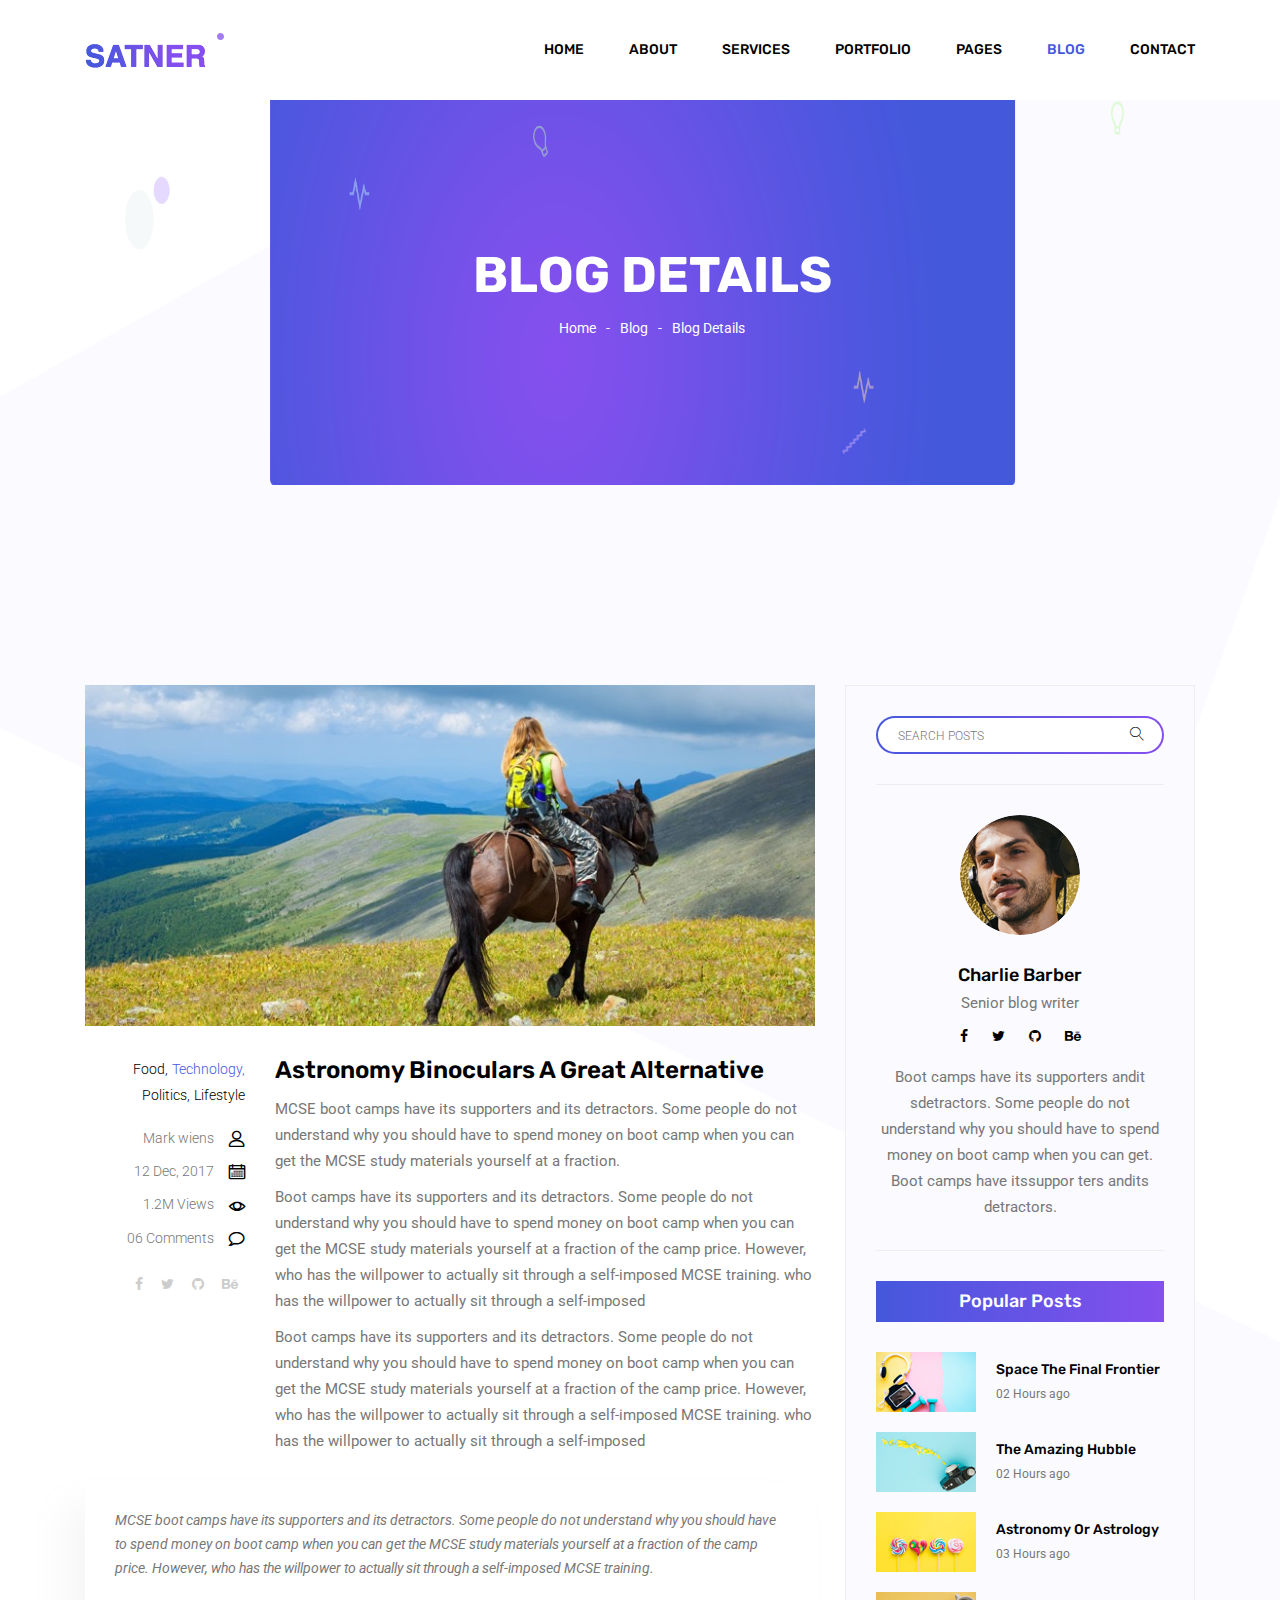
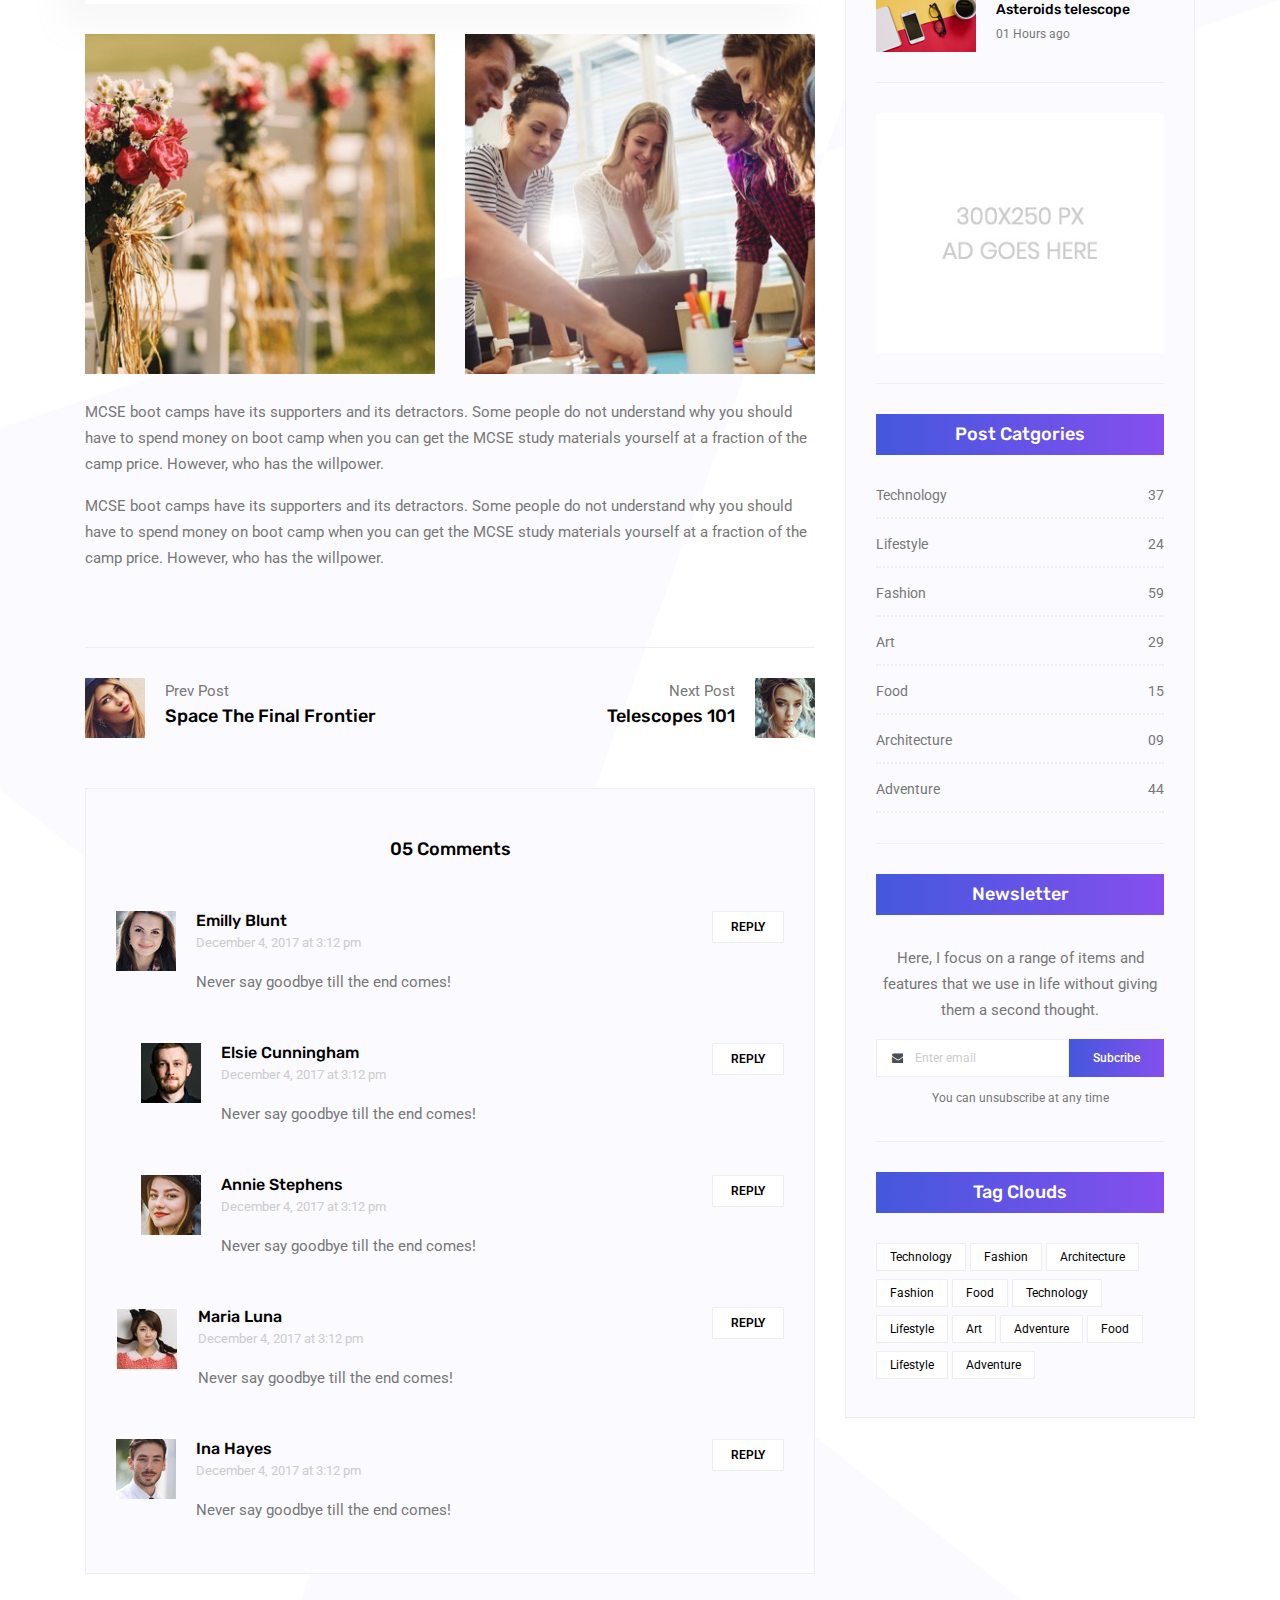
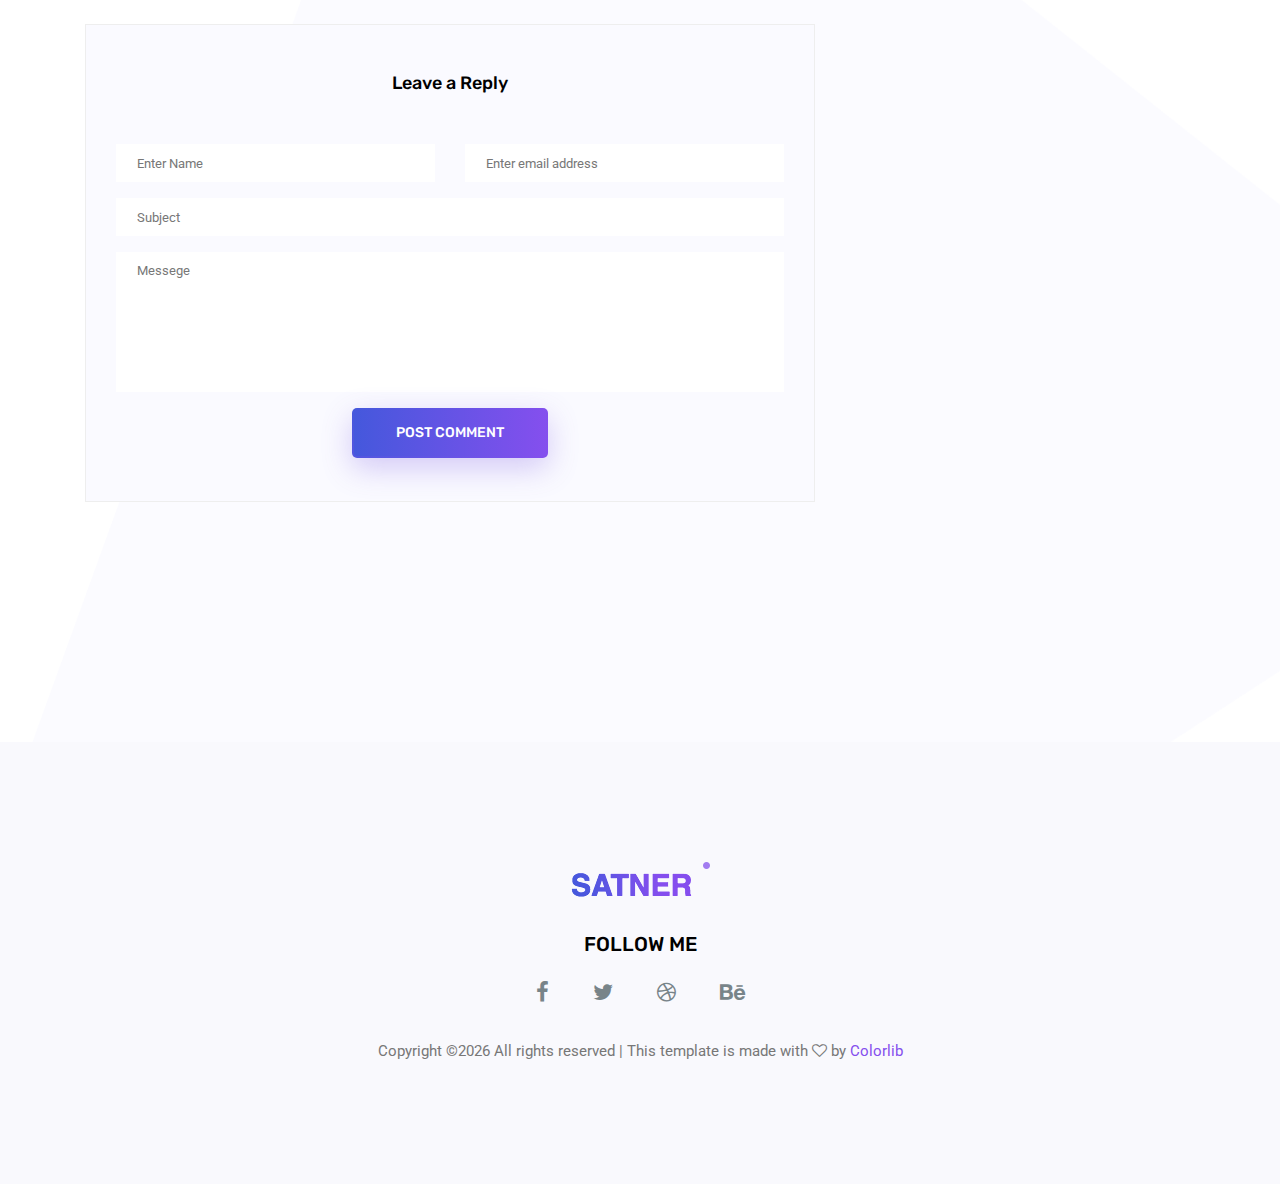
<file: single-blog.html>
<!doctype html>
<html lang="en">

<head>
	<!-- Required meta tags -->
	<meta charset="utf-8">
	<meta name="viewport" content="width=device-width, initial-scale=1, shrink-to-fit=no">
	<link rel="icon" href="img/favicon.png" type="image/png">
	<title>Blog Details</title>
	<!-- Bootstrap CSS -->
	<link rel="stylesheet" href="css/bootstrap.css">
	<link rel="stylesheet" href="vendors/linericon/style.css">
	<link rel="stylesheet" href="css/font-awesome.min.css">
	<link rel="stylesheet" href="vendors/owl-carousel/owl.carousel.min.css">
	<link rel="stylesheet" href="css/magnific-popup.css">
	<link rel="stylesheet" href="vendors/nice-select/css/nice-select.css">
	<!-- main css -->
	<link rel="stylesheet" href="css/style.css">
</head>

<body class="blog_version">

	<!--================ Start Header Area =================-->
	<header class="header_area">
		<div class="main_menu">
			<nav class="navbar navbar-expand-lg navbar-light">
				<div class="container">
					<!-- Brand and toggle get grouped for better mobile display -->
					<a class="navbar-brand logo_h" href="index.html"><img src="img/logo.png" alt=""></a>
					<button class="navbar-toggler" type="button" data-toggle="collapse" data-target="#navbarSupportedContent"
					 aria-controls="navbarSupportedContent" aria-expanded="false" aria-label="Toggle navigation">
						<span class="icon-bar"></span>
						<span class="icon-bar"></span>
						<span class="icon-bar"></span>
					</button>
					<!-- Collect the nav links, forms, and other content for toggling -->
					<div class="collapse navbar-collapse offset" id="navbarSupportedContent">
						<ul class="nav navbar-nav menu_nav justify-content-end">
							<li class="nav-item"><a class="nav-link" href="index.html">Home</a></li>
							<li class="nav-item"><a class="nav-link" href="about.html">About</a></li>
							<li class="nav-item"><a class="nav-link" href="services.html">Services</a></li>
							<li class="nav-item"><a class="nav-link" href="portfolio.html">Portfolio</a></li>
							<li class="nav-item submenu dropdown">
								<a href="#" class="nav-link dropdown-toggle" data-toggle="dropdown" role="button" aria-haspopup="true"
								 aria-expanded="false">Pages</a>
								<ul class="dropdown-menu">
                                    <li class="nav-item"><a class="nav-link" href="elements.html">Elements</a></li>
                                    <li class="nav-item"><a class="nav-link" href="portfolio-details.html">Portfolio Details</a></li>
								</ul>
							</li>
							<li class="nav-item submenu dropdown active">
								<a href="#" class="nav-link dropdown-toggle" data-toggle="dropdown" role="button" aria-haspopup="true"
								 aria-expanded="false">Blog</a>
								<ul class="dropdown-menu">
									<li class="nav-item"><a class="nav-link" href="blog.html">Blog</a></li>
									<li class="nav-item"><a class="nav-link" href="single-blog.html">Blog Details</a></li>
								</ul>
							</li>
							<li class="nav-item"><a class="nav-link" href="contact.html">Contact</a></li>
						</ul>
					</div>
				</div>
			</nav>
		</div>
	</header>
	<!--================ End Header Area =================-->

    <!--================ Start Banner Area =================-->
    <section class="banner_area">
        <div class="banner_inner d-flex align-items-center">
            <div class="container">
                <div class="banner_content text-center">
                    <h2>Blog Details</h2>
                    <div class="page_link">
                        <a href="index.html">Home</a>
                        <a href="blog.html">Blog</a>
                        <a href="single-blog.html">Blog Details</a>
                    </div>
                </div>
            </div>
        </div>
    </section>
    <!--================ End Banner Area =================-->
    
    <!--================Blog Area =================-->
    <section class="blog_area single-post-area section_gap">
        <div class="container">
            <div class="row">
                <div class="col-lg-8 posts-list">
                    <div class="single-post row">
                        <div class="col-lg-12">
                            <div class="feature-img">
                                <img class="img-fluid" src="img/blog/feature-img1.jpg" alt="">
                            </div>									
                        </div>
                        <div class="col-lg-3  col-md-3">
                            <div class="blog_info text-right">
                                <div class="post_tag">
                                    <a href="#">Food,</a>
                                    <a class="active" href="#">Technology,</a>
                                    <a href="#">Politics,</a>
                                    <a href="#">Lifestyle</a>
                                </div>
                                <ul class="blog_meta list">
                                    <li><a href="#">Mark wiens<i class="lnr lnr-user"></i></a></li>
                                    <li><a href="#">12 Dec, 2017<i class="lnr lnr-calendar-full"></i></a></li>
                                    <li><a href="#">1.2M Views<i class="lnr lnr-eye"></i></a></li>
                                    <li><a href="#">06 Comments<i class="lnr lnr-bubble"></i></a></li>
                                </ul>
                                <ul class="social-links">
                                    <li><a href="#"><i class="fa fa-facebook"></i></a></li>
                                    <li><a href="#"><i class="fa fa-twitter"></i></a></li>
                                    <li><a href="#"><i class="fa fa-github"></i></a></li>
                                    <li><a href="#"><i class="fa fa-behance"></i></a></li>
                                </ul>
                            </div>
                        </div>
                        <div class="col-lg-9 col-md-9 blog_details">
                            <h2>Astronomy Binoculars A Great Alternative</h2>
                            <p class="excert">
                                MCSE boot camps have its supporters and its detractors. Some people do not understand why you should have to spend money on boot camp when you can get the MCSE study materials yourself at a fraction.
                            </p>
                            <p>
                                Boot camps have its supporters and its detractors. Some people do not understand why you should have to spend money on boot camp when you can get the MCSE study materials yourself at a fraction of the camp price. However, who has the willpower to actually sit through a self-imposed MCSE training. who has the willpower to actually sit through a self-imposed
                            </p>
                            <p>
                                Boot camps have its supporters and its detractors. Some people do not understand why you should have to spend money on boot camp when you can get the MCSE study materials yourself at a fraction of the camp price. However, who has the willpower to actually sit through a self-imposed MCSE training. who has the willpower to actually sit through a self-imposed
                            </p>
                        </div>
                        <div class="col-lg-12">
                            <div class="quotes">
                                MCSE boot camps have its supporters and its detractors. Some people do not understand why you should have to spend money on boot camp when you can get the MCSE study materials yourself at a fraction of the camp price. However, who has the willpower to actually sit through a self-imposed MCSE training.										
                            </div>
                            <div class="row">
                                <div class="col-6">
                                    <img class="img-fluid" src="img/blog/post-img1.jpg" alt="">
                                </div>
                                <div class="col-6">
                                    <img class="img-fluid" src="img/blog/post-img2.jpg" alt="">
                                </div>	
                                <div class="col-lg-12 mt-25">
                                    <p>
                                        MCSE boot camps have its supporters and its detractors. Some people do not understand why you should have to spend money on boot camp when you can get the MCSE study materials yourself at a fraction of the camp price. However, who has the willpower.
                                    </p>
                                    <p>
                                        MCSE boot camps have its supporters and its detractors. Some people do not understand why you should have to spend money on boot camp when you can get the MCSE study materials yourself at a fraction of the camp price. However, who has the willpower.
                                    </p>											
                                </div>									
                            </div>
                        </div>
                    </div>
                    <div class="navigation-area">
                        <div class="row">
                            <div class="col-lg-6 col-md-6 col-12 nav-left flex-row d-flex justify-content-start align-items-center">
                                <div class="thumb">
                                    <a href="#"><img class="img-fluid" src="img/blog/prev.jpg" alt=""></a>
                                </div>
                                <div class="arrow">
                                    <a href="#"><span class="lnr text-white lnr-arrow-left"></span></a>
                                </div>
                                <div class="detials">
                                    <p>Prev Post</p>
                                    <a href="#"><h4>Space The Final Frontier</h4></a>
                                </div>
                            </div>
                            <div class="col-lg-6 col-md-6 col-12 nav-right flex-row d-flex justify-content-end align-items-center">
                                <div class="detials">
                                    <p>Next Post</p>
                                    <a href="#"><h4>Telescopes 101</h4></a>
                                </div>
                                <div class="arrow">
                                    <a href="#"><span class="lnr text-white lnr-arrow-right"></span></a>
                                </div>
                                <div class="thumb">
                                    <a href="#"><img class="img-fluid" src="img/blog/next.jpg" alt=""></a>
                                </div>										
                            </div>									
                        </div>
                    </div>
                    <div class="comments-area">
                        <h4>05 Comments</h4>
                        <div class="comment-list">
                            <div class="single-comment justify-content-between d-flex">
                                <div class="user justify-content-between d-flex">
                                    <div class="thumb">
                                        <img src="img/blog/c1.jpg" alt="">
                                    </div>
                                    <div class="desc">
                                        <h5><a href="#">Emilly Blunt</a></h5>
                                        <p class="date">December 4, 2017 at 3:12 pm </p>
                                        <p class="comment">
                                            Never say goodbye till the end comes!
                                        </p>
                                    </div>
                                </div>
                                <div class="reply-btn">
                                        <a href="" class="btn-reply text-uppercase">reply</a> 
                                </div>
                            </div>
                        </div>	
                        <div class="comment-list left-padding">
                            <div class="single-comment justify-content-between d-flex">
                                <div class="user justify-content-between d-flex">
                                    <div class="thumb">
                                        <img src="img/blog/c2.jpg" alt="">
                                    </div>
                                    <div class="desc">
                                        <h5><a href="#">Elsie Cunningham</a></h5>
                                        <p class="date">December 4, 2017 at 3:12 pm </p>
                                        <p class="comment">
                                            Never say goodbye till the end comes!
                                        </p>
                                    </div>
                                </div>
                                <div class="reply-btn">
                                        <a href="" class="btn-reply text-uppercase">reply</a> 
                                </div>
                            </div>
                        </div>	
                        <div class="comment-list left-padding">
                            <div class="single-comment justify-content-between d-flex">
                                <div class="user justify-content-between d-flex">
                                    <div class="thumb">
                                        <img src="img/blog/c3.jpg" alt="">
                                    </div>
                                    <div class="desc">
                                        <h5><a href="#">Annie Stephens</a></h5>
                                        <p class="date">December 4, 2017 at 3:12 pm </p>
                                        <p class="comment">
                                            Never say goodbye till the end comes!
                                        </p>
                                    </div>
                                </div>
                                <div class="reply-btn">
                                        <a href="" class="btn-reply text-uppercase">reply</a> 
                                </div>
                            </div>
                        </div>	
                        <div class="comment-list">
                            <div class="single-comment justify-content-between d-flex">
                                <div class="user justify-content-between d-flex">
                                    <div class="thumb">
                                        <img src="img/blog/c4.jpg" alt="">
                                    </div>
                                    <div class="desc">
                                        <h5><a href="#">Maria Luna</a></h5>
                                        <p class="date">December 4, 2017 at 3:12 pm </p>
                                        <p class="comment">
                                            Never say goodbye till the end comes!
                                        </p>
                                    </div>
                                </div>
                                <div class="reply-btn">
                                        <a href="" class="btn-reply text-uppercase">reply</a> 
                                </div>
                            </div>
                        </div>	
                        <div class="comment-list">
                            <div class="single-comment justify-content-between d-flex">
                                <div class="user justify-content-between d-flex">
                                    <div class="thumb">
                                        <img src="img/blog/c5.jpg" alt="">
                                    </div>
                                    <div class="desc">
                                        <h5><a href="#">Ina Hayes</a></h5>
                                        <p class="date">December 4, 2017 at 3:12 pm </p>
                                        <p class="comment">
                                            Never say goodbye till the end comes!
                                        </p>
                                    </div>
                                </div>
                                <div class="reply-btn">
                                        <a href="" class="btn-reply text-uppercase">reply</a> 
                                </div>
                            </div>
                        </div>	                                             				
                    </div>
                    <div class="comment-form">
                        <h4>Leave a Reply</h4>
                        <form>
                            <div class="form-group form-inline">
                                <div class="form-group col-lg-6 col-md-6 name">
                                <input type="text" class="form-control" id="name" placeholder="Enter Name" onfocus="this.placeholder = ''" onblur="this.placeholder = 'Enter Name'">
                                </div>
                                <div class="form-group col-lg-6 col-md-6 email">
                                <input type="email" class="form-control" id="email" placeholder="Enter email address" onfocus="this.placeholder = ''" onblur="this.placeholder = 'Enter email address'">
                                </div>										
                            </div>
                            <div class="form-group">
                                <input type="text" class="form-control" id="subject" placeholder="Subject" onfocus="this.placeholder = ''" onblur="this.placeholder = 'Subject'">
                            </div>
                            <div class="form-group">
                                <textarea class="form-control mb-10" rows="5" name="message" placeholder="Messege" onfocus="this.placeholder = ''" onblur="this.placeholder = 'Messege'" required=""></textarea>
                            </div>
                            <a href="#" class="primary-btn primary_btn"><span>Post Comment</span></a>	
                        </form>
                    </div>
                </div>
                <div class="col-lg-4">
                    <div class="blog_right_sidebar">
                        <aside class="single_sidebar_widget search_widget">
                            <div class="input-group">
                                <input type="text" class="form-control" placeholder="Search Posts">
                                <span class="input-group-btn">
                                    <button class="btn btn-default" type="button"><i class="lnr lnr-magnifier"></i></button>
                                </span>
                            </div><!-- /input-group -->
                            <div class="br"></div>
                        </aside>
                        <aside class="single_sidebar_widget author_widget">
                            <img class="author_img rounded-circle" src="img/blog/author.png" alt="">
                            <h4>Charlie Barber</h4>
                            <p>Senior blog writer</p>
                            <div class="social_icon">
                                <a href="#"><i class="fa fa-facebook"></i></a>
                                <a href="#"><i class="fa fa-twitter"></i></a>
                                <a href="#"><i class="fa fa-github"></i></a>
                                <a href="#"><i class="fa fa-behance"></i></a>
                            </div>
                            <p>Boot camps have its supporters andit sdetractors. Some people do not understand why you should have to spend money on boot camp when you can get. Boot camps have itssuppor ters andits detractors.</p>
                            <div class="br"></div>
                        </aside>
                        <aside class="single_sidebar_widget popular_post_widget">
                            <h3 class="widget_title">Popular Posts</h3>
                            <div class="media post_item">
                                <img src="img/blog/popular-post/post1.jpg" alt="post">
                                <div class="media-body">
                                    <a href="blog-details.html"><h3>Space The Final Frontier</h3></a>
                                    <p>02 Hours ago</p>
                                </div>
                            </div>
                            <div class="media post_item">
                                <img src="img/blog/popular-post/post2.jpg" alt="post">
                                <div class="media-body">
                                    <a href="blog-details.html"><h3>The Amazing Hubble</h3></a>
                                    <p>02 Hours ago</p>
                                </div>
                            </div>
                            <div class="media post_item">
                                <img src="img/blog/popular-post/post3.jpg" alt="post">
                                <div class="media-body">
                                    <a href="blog-details.html"><h3>Astronomy Or Astrology</h3></a>
                                    <p>03 Hours ago</p>
                                </div>
                            </div>
                            <div class="media post_item">
                                <img src="img/blog/popular-post/post4.jpg" alt="post">
                                <div class="media-body">
                                    <a href="blog-details.html"><h3>Asteroids telescope</h3></a>
                                    <p>01 Hours ago</p>
                                </div>
                            </div>
                            <div class="br"></div>
                        </aside>
                        <aside class="single_sidebar_widget ads_widget">
                            <a href="#"><img class="img-fluid" src="img/blog/add.jpg" alt=""></a>
                            <div class="br"></div>
                        </aside>
                        <aside class="single_sidebar_widget post_category_widget">
                            <h4 class="widget_title">Post Catgories</h4>
                            <ul class="list cat-list">
                                <li>
                                    <a href="#" class="d-flex justify-content-between">
                                        <p>Technology</p>
                                        <p>37</p>
                                    </a>
                                </li>
                                <li>
                                    <a href="#" class="d-flex justify-content-between">
                                        <p>Lifestyle</p>
                                        <p>24</p>
                                    </a>
                                </li>
                                <li>
                                    <a href="#" class="d-flex justify-content-between">
                                        <p>Fashion</p>
                                        <p>59</p>
                                    </a>
                                </li>
                                <li>
                                    <a href="#" class="d-flex justify-content-between">
                                        <p>Art</p>
                                        <p>29</p>
                                    </a>
                                </li>
                                <li>
                                    <a href="#" class="d-flex justify-content-between">
                                        <p>Food</p>
                                        <p>15</p>
                                    </a>
                                </li>
                                <li>
                                    <a href="#" class="d-flex justify-content-between">
                                        <p>Architecture</p>
                                        <p>09</p>
                                    </a>
                                </li>
                                <li>
                                    <a href="#" class="d-flex justify-content-between">
                                        <p>Adventure</p>
                                        <p>44</p>
                                    </a>
                                </li>															
                            </ul>
                            <div class="br"></div>
                        </aside>
                        <aside class="single-sidebar-widget newsletter_widget">
                            <h4 class="widget_title">Newsletter</h4>
                            <p>
                            Here, I focus on a range of items and features that we use in life without
                            giving them a second thought.
                            </p>
                            <div class="form-group d-flex flex-row">
                                <div class="input-group">
                                    <div class="input-group-prepend">
                                        <div class="input-group-text"><i class="fa fa-envelope" aria-hidden="true"></i></div>
                                    </div>
                                    <input type="text" class="form-control" id="inlineFormInputGroup" placeholder="Enter email" onfocus="this.placeholder = ''" onblur="this.placeholder = 'Enter email'">
                                </div>
                                <a href="#" class="bbtns">Subcribe</a>
                            </div>	
                            <p class="text-bottom">You can unsubscribe at any time</p>	
                            <div class="br"></div>							
                        </aside>
                        <aside class="single-sidebar-widget tag_cloud_widget">
                            <h4 class="widget_title">Tag Clouds</h4>
                            <ul class="list">
                                <li><a href="#">Technology</a></li>
                                <li><a href="#">Fashion</a></li>
                                <li><a href="#">Architecture</a></li>
                                <li><a href="#">Fashion</a></li>
                                <li><a href="#">Food</a></li>
                                <li><a href="#">Technology</a></li>
                                <li><a href="#">Lifestyle</a></li>
                                <li><a href="#">Art</a></li>
                                <li><a href="#">Adventure</a></li>
                                <li><a href="#">Food</a></li>
                                <li><a href="#">Lifestyle</a></li>
                                <li><a href="#">Adventure</a></li>
                            </ul>
                        </aside>
                    </div>
                </div>
            </div>
        </div>
    </section>
    <!--================Blog Area =================-->
        
    <!--================Footer Area =================-->
	<footer class="footer_area">
        <div class="container">
            <div class="row justify-content-center">
                <div class="col-lg-12">
                    <div class="footer_top flex-column">
                        <div class="footer_logo">
                            <a href="#">
                                <img src="img/logo.png" alt="">
                            </a>
                            <h4>Follow Me</h4>
                        </div>
                        <div class="footer_social">
                            <a href="#"><i class="fa fa-facebook"></i></a>
                            <a href="#"><i class="fa fa-twitter"></i></a>
                            <a href="#"><i class="fa fa-dribbble"></i></a>
                            <a href="#"><i class="fa fa-behance"></i></a>
                        </div>
                    </div>
                </div>
            </div>
            <div class="row footer_bottom justify-content-center">
                <p class="col-lg-8 col-sm-12 footer-text">
                    <!-- Link back to Colorlib can't be removed. Template is licensed under CC BY 3.0. -->
Copyright &copy;<script>document.write(new Date().getFullYear());</script> All rights reserved | This template is made with <i class="fa fa-heart-o" aria-hidden="true"></i> by <a href="https://colorlib.com" target="_blank">Colorlib</a>
<!-- Link back to Colorlib can't be removed. Template is licensed under CC BY 3.0. --></p>
            </div>
        </div>
    </footer>
    <!--================End Footer Area =================-->
       
        <!-- Optional JavaScript -->
        <!-- jQuery first, then Popper.js, then Bootstrap JS -->
        <script src="js/jquery-3.2.1.min.js"></script>
        <script src="js/popper.js"></script>
        <script src="js/bootstrap.min.js"></script>
        <script src="js/stellar.js"></script>
        <script src="vendors/lightbox/simpleLightbox.min.js"></script>
        <script src="vendors/nice-select/js/jquery.nice-select.min.js"></script>
        <script src="vendors/isotope/imagesloaded.pkgd.min.js"></script>
        <script src="vendors/isotope/isotope-min.js"></script>
        <script src="vendors/owl-carousel/owl.carousel.min.js"></script>
        <script src="js/jquery.ajaxchimp.min.js"></script>
        <script src="js/mail-script.js"></script>
        <script src="js/theme.js"></script>
    </body>
    </html>
</file>
<file: vendors/linericon/style.css>
@font-face {
	font-family: 'Linearicons-Free';
	src:url('fonts/Linearicons-Free.eot?w118d');
	src:url('fonts/Linearicons-Free.eot?#iefixw118d') format('embedded-opentype'),
		url('fonts/Linearicons-Free.woff2?w118d') format('woff2'),
		url('fonts/Linearicons-Free.woff?w118d') format('woff'),
		url('fonts/Linearicons-Free.ttf?w118d') format('truetype'),
		url('fonts/Linearicons-Free.svg?w118d#Linearicons-Free') format('svg');
	font-weight: normal;
	font-style: normal;
}

.lnr {
	font-family: 'Linearicons-Free';
	speak: none;
	font-style: normal;
	font-weight: normal;
	font-variant: normal;
	text-transform: none;
	line-height: 1;

	/* Better Font Rendering =========== */
	-webkit-font-smoothing: antialiased;
	-moz-osx-font-smoothing: grayscale;
}

.lnr-home:before {
	content: "\e800";
}
.lnr-apartment:before {
	content: "\e801";
}
.lnr-pencil:before {
	content: "\e802";
}
.lnr-magic-wand:before {
	content: "\e803";
}
.lnr-drop:before {
	content: "\e804";
}
.lnr-lighter:before {
	content: "\e805";
}
.lnr-poop:before {
	content: "\e806";
}
.lnr-sun:before {
	content: "\e807";
}
.lnr-moon:before {
	content: "\e808";
}
.lnr-cloud:before {
	content: "\e809";
}
.lnr-cloud-upload:before {
	content: "\e80a";
}
.lnr-cloud-download:before {
	content: "\e80b";
}
.lnr-cloud-sync:before {
	content: "\e80c";
}
.lnr-cloud-check:before {
	content: "\e80d";
}
.lnr-database:before {
	content: "\e80e";
}
.lnr-lock:before {
	content: "\e80f";
}
.lnr-cog:before {
	content: "\e810";
}
.lnr-trash:before {
	content: "\e811";
}
.lnr-dice:before {
	content: "\e812";
}
.lnr-heart:before {
	content: "\e813";
}
.lnr-star:before {
	content: "\e814";
}
.lnr-star-half:before {
	content: "\e815";
}
.lnr-star-empty:before {
	content: "\e816";
}
.lnr-flag:before {
	content: "\e817";
}
.lnr-envelope:before {
	content: "\e818";
}
.lnr-paperclip:before {
	content: "\e819";
}
.lnr-inbox:before {
	content: "\e81a";
}
.lnr-eye:before {
	content: "\e81b";
}
.lnr-printer:before {
	content: "\e81c";
}
.lnr-file-empty:before {
	content: "\e81d";
}
.lnr-file-add:before {
	content: "\e81e";
}
.lnr-enter:before {
	content: "\e81f";
}
.lnr-exit:before {
	content: "\e820";
}
.lnr-graduation-hat:before {
	content: "\e821";
}
.lnr-license:before {
	content: "\e822";
}
.lnr-music-note:before {
	content: "\e823";
}
.lnr-film-play:before {
	content: "\e824";
}
.lnr-camera-video:before {
	content: "\e825";
}
.lnr-camera:before {
	content: "\e826";
}
.lnr-picture:before {
	content: "\e827";
}
.lnr-book:before {
	content: "\e828";
}
.lnr-bookmark:before {
	content: "\e829";
}
.lnr-user:before {
	content: "\e82a";
}
.lnr-users:before {
	content: "\e82b";
}
.lnr-shirt:before {
	content: "\e82c";
}
.lnr-store:before {
	content: "\e82d";
}
.lnr-cart:before {
	content: "\e82e";
}
.lnr-tag:before {
	content: "\e82f";
}
.lnr-phone-handset:before {
	content: "\e830";
}
.lnr-phone:before {
	content: "\e831";
}
.lnr-pushpin:before {
	content: "\e832";
}
.lnr-map-marker:before {
	content: "\e833";
}
.lnr-map:before {
	content: "\e834";
}
.lnr-location:before {
	content: "\e835";
}
.lnr-calendar-full:before {
	content: "\e836";
}
.lnr-keyboard:before {
	content: "\e837";
}
.lnr-spell-check:before {
	content: "\e838";
}
.lnr-screen:before {
	content: "\e839";
}
.lnr-smartphone:before {
	content: "\e83a";
}
.lnr-tablet:before {
	content: "\e83b";
}
.lnr-laptop:before {
	content: "\e83c";
}
.lnr-laptop-phone:before {
	content: "\e83d";
}
.lnr-power-switch:before {
	content: "\e83e";
}
.lnr-bubble:before {
	content: "\e83f";
}
.lnr-heart-pulse:before {
	content: "\e840";
}
.lnr-construction:before {
	content: "\e841";
}
.lnr-pie-chart:before {
	content: "\e842";
}
.lnr-chart-bars:before {
	content: "\e843";
}
.lnr-gift:before {
	content: "\e844";
}
.lnr-diamond:before {
	content: "\e845";
}
.lnr-linearicons:before {
	content: "\e846";
}
.lnr-dinner:before {
	content: "\e847";
}
.lnr-coffee-cup:before {
	content: "\e848";
}
.lnr-leaf:before {
	content: "\e849";
}
.lnr-paw:before {
	content: "\e84a";
}
.lnr-rocket:before {
	content: "\e84b";
}
.lnr-briefcase:before {
	content: "\e84c";
}
.lnr-bus:before {
	content: "\e84d";
}
.lnr-car:before {
	content: "\e84e";
}
.lnr-train:before {
	content: "\e84f";
}
.lnr-bicycle:before {
	content: "\e850";
}
.lnr-wheelchair:before {
	content: "\e851";
}
.lnr-select:before {
	content: "\e852";
}
.lnr-earth:before {
	content: "\e853";
}
.lnr-smile:before {
	content: "\e854";
}
.lnr-sad:before {
	content: "\e855";
}
.lnr-neutral:before {
	content: "\e856";
}
.lnr-mustache:before {
	content: "\e857";
}
.lnr-alarm:before {
	content: "\e858";
}
.lnr-bullhorn:before {
	content: "\e859";
}
.lnr-volume-high:before {
	content: "\e85a";
}
.lnr-volume-medium:before {
	content: "\e85b";
}
.lnr-volume-low:before {
	content: "\e85c";
}
.lnr-volume:before {
	content: "\e85d";
}
.lnr-mic:before {
	content: "\e85e";
}
.lnr-hourglass:before {
	content: "\e85f";
}
.lnr-undo:before {
	content: "\e860";
}
.lnr-redo:before {
	content: "\e861";
}
.lnr-sync:before {
	content: "\e862";
}
.lnr-history:before {
	content: "\e863";
}
.lnr-clock:before {
	content: "\e864";
}
.lnr-download:before {
	content: "\e865";
}
.lnr-upload:before {
	content: "\e866";
}
.lnr-enter-down:before {
	content: "\e867";
}
.lnr-exit-up:before {
	content: "\e868";
}
.lnr-bug:before {
	content: "\e869";
}
.lnr-code:before {
	content: "\e86a";
}
.lnr-link:before {
	content: "\e86b";
}
.lnr-unlink:before {
	content: "\e86c";
}
.lnr-thumbs-up:before {
	content: "\e86d";
}
.lnr-thumbs-down:before {
	content: "\e86e";
}
.lnr-magnifier:before {
	content: "\e86f";
}
.lnr-cross:before {
	content: "\e870";
}
.lnr-menu:before {
	content: "\e871";
}
.lnr-list:before {
	content: "\e872";
}
.lnr-chevron-up:before {
	content: "\e873";
}
.lnr-chevron-down:before {
	content: "\e874";
}
.lnr-chevron-left:before {
	content: "\e875";
}
.lnr-chevron-right:before {
	content: "\e876";
}
.lnr-arrow-up:before {
	content: "\e877";
}
.lnr-arrow-down:before {
	content: "\e878";
}
.lnr-arrow-left:before {
	content: "\e879";
}
.lnr-arrow-right:before {
	content: "\e87a";
}
.lnr-move:before {
	content: "\e87b";
}
.lnr-warning:before {
	content: "\e87c";
}
.lnr-question-circle:before {
	content: "\e87d";
}
.lnr-menu-circle:before {
	content: "\e87e";
}
.lnr-checkmark-circle:before {
	content: "\e87f";
}
.lnr-cross-circle:before {
	content: "\e880";
}
.lnr-plus-circle:before {
	content: "\e881";
}
.lnr-circle-minus:before {
	content: "\e882";
}
.lnr-arrow-up-circle:before {
	content: "\e883";
}
.lnr-arrow-down-circle:before {
	content: "\e884";
}
.lnr-arrow-left-circle:before {
	content: "\e885";
}
.lnr-arrow-right-circle:before {
	content: "\e886";
}
.lnr-chevron-up-circle:before {
	content: "\e887";
}
.lnr-chevron-down-circle:before {
	content: "\e888";
}
.lnr-chevron-left-circle:before {
	content: "\e889";
}
.lnr-chevron-right-circle:before {
	content: "\e88a";
}
.lnr-crop:before {
	content: "\e88b";
}
.lnr-frame-expand:before {
	content: "\e88c";
}
.lnr-frame-contract:before {
	content: "\e88d";
}
.lnr-layers:before {
	content: "\e88e";
}
.lnr-funnel:before {
	content: "\e88f";
}
.lnr-text-format:before {
	content: "\e890";
}
.lnr-text-format-remove:before {
	content: "\e891";
}
.lnr-text-size:before {
	content: "\e892";
}
.lnr-bold:before {
	content: "\e893";
}
.lnr-italic:before {
	content: "\e894";
}
.lnr-underline:before {
	content: "\e895";
}
.lnr-strikethrough:before {
	content: "\e896";
}
.lnr-highlight:before {
	content: "\e897";
}
.lnr-text-align-left:before {
	content: "\e898";
}
.lnr-text-align-center:before {
	content: "\e899";
}
.lnr-text-align-right:before {
	content: "\e89a";
}
.lnr-text-align-justify:before {
	content: "\e89b";
}
.lnr-line-spacing:before {
	content: "\e89c";
}
.lnr-indent-increase:before {
	content: "\e89d";
}
.lnr-indent-decrease:before {
	content: "\e89e";
}
.lnr-pilcrow:before {
	content: "\e89f";
}
.lnr-direction-ltr:before {
	content: "\e8a0";
}
.lnr-direction-rtl:before {
	content: "\e8a1";
}
.lnr-page-break:before {
	content: "\e8a2";
}
.lnr-sort-alpha-asc:before {
	content: "\e8a3";
}
.lnr-sort-amount-asc:before {
	content: "\e8a4";
}
.lnr-hand:before {
	content: "\e8a5";
}
.lnr-pointer-up:before {
	content: "\e8a6";
}
.lnr-pointer-right:before {
	content: "\e8a7";
}
.lnr-pointer-down:before {
	content: "\e8a8";
}
.lnr-pointer-left:before {
	content: "\e8a9";
}
</file>
<file: vendors/nice-select/css/nice-select.css>
.nice-select {
  -webkit-tap-highlight-color: transparent;
  background-color: #fff;
  border-radius: 5px;
  border: solid 1px #e8e8e8;
  box-sizing: border-box;
  clear: both;
  cursor: pointer;
  display: block;
  float: left;
  font-family: inherit;
  font-size: 14px;
  font-weight: normal;
  height: 42px;
  line-height: 40px;
  outline: none;
  padding-left: 18px;
  padding-right: 30px;
  position: relative;
  text-align: left !important;
  -webkit-transition: all 0.2s ease-in-out;
  transition: all 0.2s ease-in-out;
  -webkit-user-select: none;
     -moz-user-select: none;
      -ms-user-select: none;
          user-select: none;
  white-space: nowrap;
  width: auto; }
  .nice-select:hover {
    border-color: #dbdbdb; }
  .nice-select:active, .nice-select.open, .nice-select:focus {
    border-color: #999; }
  .nice-select:after {
    border-bottom: 2px solid #999;
    border-right: 2px solid #999;
    content: '';
    display: block;
    height: 5px;
    margin-top: -4px;
    pointer-events: none;
    position: absolute;
    right: 12px;
    top: 50%;
    -webkit-transform-origin: 66% 66%;
        -ms-transform-origin: 66% 66%;
            transform-origin: 66% 66%;
    -webkit-transform: rotate(45deg);
        -ms-transform: rotate(45deg);
            transform: rotate(45deg);
    -webkit-transition: all 0.15s ease-in-out;
    transition: all 0.15s ease-in-out;
    width: 5px; }
  .nice-select.open:after {
    -webkit-transform: rotate(-135deg);
        -ms-transform: rotate(-135deg);
            transform: rotate(-135deg); }
  .nice-select.open .list {
    opacity: 1;
    pointer-events: auto;
    -webkit-transform: scale(1) translateY(0);
        -ms-transform: scale(1) translateY(0);
            transform: scale(1) translateY(0); }
  .nice-select.disabled {
    border-color: #ededed;
    color: #999;
    pointer-events: none; }
    .nice-select.disabled:after {
      border-color: #cccccc; }
  .nice-select.wide {
    width: 100%; }
    .nice-select.wide .list {
      left: 0 !important;
      right: 0 !important; }
  .nice-select.right {
    float: right; }
    .nice-select.right .list {
      left: auto;
      right: 0; }
  .nice-select.small {
    font-size: 12px;
    height: 36px;
    line-height: 34px; }
    .nice-select.small:after {
      height: 4px;
      width: 4px; }
    .nice-select.small .option {
      line-height: 34px;
      min-height: 34px; }
  .nice-select .list {
    background-color: #fff;
    border-radius: 5px;
    box-shadow: 0 0 0 1px rgba(68, 68, 68, 0.11);
    box-sizing: border-box;
    margin-top: 4px;
    opacity: 0;
    overflow: hidden;
    padding: 0;
    pointer-events: none;
    position: absolute;
    top: 100%;
    left: 0;
    -webkit-transform-origin: 50% 0;
        -ms-transform-origin: 50% 0;
            transform-origin: 50% 0;
    -webkit-transform: scale(0.75) translateY(-21px);
        -ms-transform: scale(0.75) translateY(-21px);
            transform: scale(0.75) translateY(-21px);
    -webkit-transition: all 0.2s cubic-bezier(0.5, 0, 0, 1.25), opacity 0.15s ease-out;
    transition: all 0.2s cubic-bezier(0.5, 0, 0, 1.25), opacity 0.15s ease-out;
    z-index: 9; }
    .nice-select .list:hover .option:not(:hover) {
      background-color: transparent !important; }
  .nice-select .option {
    cursor: pointer;
    font-weight: 400;
    line-height: 40px;
    list-style: none;
    min-height: 40px;
    outline: none;
    padding-left: 18px;
    padding-right: 29px;
    text-align: left;
    -webkit-transition: all 0.2s;
    transition: all 0.2s; }
    .nice-select .option:hover, .nice-select .option.focus, .nice-select .option.selected.focus {
      background-color: #f6f6f6; }
    .nice-select .option.selected {
      font-weight: bold; }
    .nice-select .option.disabled {
      background-color: transparent;
      color: #999;
      cursor: default; }

.no-csspointerevents .nice-select .list {
  display: none; }

.no-csspointerevents .nice-select.open .list {
  display: block; }
</file>
<file: css/style.css>
/*----------------------------------------------------
@File: Default Styles
@Author: SPONDON IT

This file contains the styling for the actual theme, this
is the file you need to edit to change the look of the
theme.
---------------------------------------------------- */
/*=====================================================================
@Template Name: HostHub Construction 
@Developed By: Naim Lasker
Author E-mail: naimlasker@gmail.com

=====================================================================*/
/*----------------------------------------------------*/
/*font Variables*/
/*Color Variables*/
/*=================== fonts ====================*/
@import url("https://fonts.googleapis.com/css?family=Roboto:400,500|Rubik:500,700");
/*---------------------------------------------------- */
/*----------------------------------------------------*/
/* Medium Layout: 1280px */
/* Tablet Layout: 768px */
/* Mobile Layout: 320px */
/* Wide Mobile Layout: 480px */
/*---------------------------------------------------- */
/*----------------------------------------------------*/
body {
  line-height: 26px;
  font-size: 15px;
  font-family: "Roboto", sans-serif;
  font-weight: 400;
  color: #777777;
  background: url(../img/body-bg.png) no-repeat center; }

h1,
h2,
h3,
h4,
h5,
h6 {
  font-family: "Rubik", sans-serif;
  font-weight: 500;
  color: #000000; }

.list {
  list-style: none;
  margin: 0px;
  padding: 0px; }

a {
  text-decoration: none;
  transition: all 0.3s ease-in-out; }
  a:hover, a:focus {
    text-decoration: none;
    outline: none; }

button:focus {
  outline: none;
  box-shadow: none; }

.mt-25 {
  margin-top: 25px; }

.p0 {
  padding-left: 0px;
  padding-right: 0px; }

.white_bg {
  background: #fff !important; }

.mb-50 {
  margin-bottom: 50px; }

.ml-15 {
  margin-left: 15px; }

.ml-20 {
  margin-left: 20px; }

.mt-50 {
  margin-top: 50px; }

/*---------------------------------------------------- */
/*----------------------------------------------------*/
.section_gap {
  padding: 200px 0; }
  @media (max-width: 1199px) {
    .section_gap {
      padding: 80px 0; } }

.section_gap_top {
  padding-top: 200px; }
  @media (max-width: 1199px) {
    .section_gap_top {
      padding-top: 80px; } }

.section_gap_bottom {
  padding-bottom: 200px; }
  @media (max-width: 1199px) {
    .section_gap_bottom {
      padding-bottom: 80px; } }

/* Main Title Area css
============================================================================================ */
.main_title {
  text-align: center;
  margin-bottom: 100px; }
  @media (max-width: 1199px) {
    .main_title {
      margin-bottom: 50px; } }
  .main_title h2 {
    font-size: 36px;
    font-weight: 700;
    margin-bottom: 15px;
    line-height: 50px;
    text-transform: uppercase; }
    @media (max-width: 991px) {
      .main_title h2 br {
        display: none; } }
    @media (max-width: 767px) {
      .main_title h2 {
        font-size: 30px;
        line-height: 34px; } }
  .main_title p {
    margin-bottom: 0px; }
    @media (max-width: 991px) {
      .main_title p br {
        display: none; } }
  .main_title.white h2 {
    color: #fff; }
  .main_title.white p {
    color: #fff;
    opacity: .6; }

/* End Main Title Area css
============================================================================================ */
/* Start Gradient Area css
============================================================================================ */
.gradient-bg, .header_area .navbar .nav .nav-item.submenu ul .nav-item:hover .nav-link, .blog_right_sidebar .widget_title, .blog_right_sidebar .newsletter_widget .bbtns, .blog_right_sidebar .tag_cloud_widget ul li a:hover, .blog-pagination .page-item.active .page-link, .blog-pagination .page-link:hover, .comments-area .btn-reply:hover {
  background: -webkit-linear-gradient(90deg, #4458dc 0%, #854fee 100%);
  background: -moz-linear-gradient(90deg, #4458dc 0%, #854fee 100%);
  background: -o-linear-gradient(90deg, #4458dc 0%, #854fee 100%);
  background: linear-gradient(90deg, #4458dc 0%, #854fee 100%); }

.border-gradient {
  border-image: -webkit-linear-gradient(90deg, #4458dc 0%, #854fee 100%);
  border-image: -moz-linear-gradient(90deg, #4458dc 0%, #854fee 100%);
  border-image: -o-linear-gradient(90deg, #4458dc 0%, #854fee 100%);
  border-image: linear-gradient(90deg, #4458dc 0%, #854fee 100%); }

.gradient-bg2 {
  background: -webkit-linear-gradient(90deg, #4458dc 0%, #854fee 100%);
  background: -moz-linear-gradient(90deg, #4458dc 0%, #854fee 100%);
  background: -o-linear-gradient(90deg, #4458dc 0%, #854fee 100%);
  background: linear-gradient(90deg, #4458dc 0%, #854fee 100%); }

.gradient-color, .contact_info .info_item i {
  background: -webkit-linear-gradient(90deg, #4458dc 0%, #854fee 100%);
  background: -moz-linear-gradient(90deg, #4458dc 0%, #854fee 100%);
  background: -o-linear-gradient(90deg, #4458dc 0%, #854fee 100%);
  background: linear-gradient(90deg, #4458dc 0%, #854fee 100%);
  -webkit-background-clip: text;
  -webkit-text-fill-color: transparent; }

/* End Gradient Area css
============================================================================================ */
.primary_btn {
  display: inline-block;
  color: #fff;
  letter-spacing: 0px;
  font-family: "Rubik", sans-serif;
  font-weight: 500;
  font-size: 14px;
  line-height: 46px;
  outline: none !important;
  text-align: center;
  cursor: pointer;
  text-transform: uppercase;
  border-radius: 5px;
  background-origin: border-box;
  background-clip: content-box, border-box;
  background-image: linear-gradient(to right, #4458dc 0%, #854fee 100%), radial-gradient(circle at top left, #4458dc, #854fee);
  border: double 2px transparent;
  box-shadow: 0px 10px 30px rgba(118, 85, 225, 0.3); }
  .primary_btn span {
    padding: 0 42px; }
  .primary_btn.tr-bg {
    background-image: linear-gradient(#ffffff, #ffffff), radial-gradient(circle at top left, #4458dc, #854fee);
    border: 2px solid transparent;
    color: #222222;
    box-shadow: none; }
    .primary_btn.tr-bg:hover {
      background-image: linear-gradient(to right, #4458dc 0%, #854fee 100%), radial-gradient(circle at top left, #4458dc, #854fee);
      border: double 2px transparent;
      color: #ffffff;
      box-shadow: 0px 10px 30px rgba(118, 85, 225, 0.3); }
  .primary_btn:hover {
    background-image: linear-gradient(#ffffff, #ffffff), radial-gradient(circle at top left, #4458dc, #854fee);
    border: 2px solid #854fee;
    color: #222222;
    box-shadow: none;
    background-clip: border-box; }

.overlay {
  position: absolute;
  left: 0;
  top: 0;
  height: 100%;
  width: 100%; }

/*---------------------------------------------------- */
/*----------------------------------------------------*/
.header_area {
  position: absolute;
  width: 100%;
  z-index: 9999;
  background: #ffffff; }
  .header_area .menu_nav {
    width: 100%; }
  .header_area .navbar {
    background: transparent;
    padding: 0px;
    border: 0px;
    border-radius: 0px;
    width: 100%; }
    .header_area .navbar .nav .nav-item {
      margin-right: 45px; }
      .header_area .navbar .nav .nav-item .nav-link {
        font: 500 14px/100px "Rubik", sans-serif;
        text-transform: uppercase;
        color: #000000;
        padding: 0px;
        display: inline-block; }
        .header_area .navbar .nav .nav-item .nav-link:after {
          display: none; }
      .header_area .navbar .nav .nav-item:hover .nav-link, .header_area .navbar .nav .nav-item.active .nav-link {
        color: #4458dc; }
      .header_area .navbar .nav .nav-item.submenu {
        position: relative; }
        .header_area .navbar .nav .nav-item.submenu ul {
          border: none;
          padding: 0px;
          border-radius: 0px;
          box-shadow: none;
          margin: 0px;
          background: #fff; }
          @media (min-width: 992px) {
            .header_area .navbar .nav .nav-item.submenu ul {
              position: absolute;
              top: 120%;
              left: 0px;
              min-width: 200px;
              text-align: left;
              opacity: 0;
              transition: all 300ms ease-in;
              visibility: hidden;
              display: block;
              border: none;
              padding: 0px;
              border-radius: 0px;
              box-shadow: 0px 10px 30px 0px rgba(0, 0, 0, 0.1); } }
          .header_area .navbar .nav .nav-item.submenu ul:before {
            content: "";
            width: 0;
            height: 0;
            border-style: solid;
            border-width: 10px 10px 0 10px;
            border-color: #eeeeee transparent transparent transparent;
            position: absolute;
            right: 24px;
            top: 45px;
            z-index: 3;
            opacity: 0;
            transition: all 400ms linear; }
          .header_area .navbar .nav .nav-item.submenu ul .nav-item {
            display: block;
            float: none;
            margin-right: 0px;
            border-bottom: 1px solid #ededed;
            margin-left: 0px;
            transition: all 0.4s linear; }
            .header_area .navbar .nav .nav-item.submenu ul .nav-item .nav-link {
              line-height: 45px;
              color: #000000;
              padding: 0px 30px;
              transition: all 150ms linear;
              display: block;
              text-transform: capitalize;
              margin-right: 0px; }
            .header_area .navbar .nav .nav-item.submenu ul .nav-item:last-child {
              border-bottom: none; }
            .header_area .navbar .nav .nav-item.submenu ul .nav-item:hover .nav-link {
              color: #fff; }
        @media (min-width: 992px) {
          .header_area .navbar .nav .nav-item.submenu:hover ul {
            visibility: visible;
            opacity: 1;
            top: 100%; } }
        .header_area .navbar .nav .nav-item.submenu:hover ul .nav-item {
          margin-top: 0px; }
      .header_area .navbar .nav .nav-item:last-child {
        margin-right: 0px; }
  .header_area.navbar_fixed .main_menu {
    position: fixed;
    width: 100%;
    top: -70px;
    left: 0;
    right: 0;
    background: #ffffff;
    transform: translateY(70px);
    transition: transform 500ms ease, background 500ms ease;
    -webkit-transition: transform 500ms ease, background 500ms ease;
    box-shadow: 0px 3px 16px 0px rgba(0, 0, 0, 0.1); }
    .header_area.navbar_fixed .main_menu .navbar .nav .nav-item .nav-link {
      line-height: 70px; }
  @media (min-width: 992px) {
    .header_area.white_menu .navbar .navbar-brand img {
      display: none; }
      .header_area.white_menu .navbar .navbar-brand img + img {
        display: inline-block; } }
  @media (max-width: 991px) {
    .header_area.white_menu .navbar .navbar-brand img {
      display: inline-block; }
      .header_area.white_menu .navbar .navbar-brand img + img {
        display: none; } }
  .header_area.white_menu .navbar .nav .nav-item .nav-link {
    color: #fff; }
  .header_area.white_menu.navbar_fixed .main_menu .navbar .navbar-brand img {
    display: inline-block; }
    .header_area.white_menu.navbar_fixed .main_menu .navbar .navbar-brand img + img {
      display: none; }
  .header_area.white_menu.navbar_fixed .main_menu .navbar .nav .nav-item .nav-link {
    line-height: 70px;
    color: #000000; }

.owl-carousel.off {
  display: -ms-flexbox;
  display: flex; }

/*---------------------------------------------------- */
/*----------------------------------------------------*/
/* Home Banner Area css
============================================================================================ */
.home_banner_area {
  z-index: 1;
  background: url(../img/banner/homebanner.png) no-repeat top center;
  background-position: center;
  background-size: cover; }
  .home_banner_area .banner_inner {
    width: 100%; }
    .home_banner_area .banner_inner .home_right_img {
      padding-top: 197px; }
      @media (max-width: 1480px) {
        .home_banner_area .banner_inner .home_right_img img {
          max-width: 100%;
          height: auto; } }
      @media (max-width: 991px) {
        .home_banner_area .banner_inner .home_right_img {
          display: none; } }
    .home_banner_area .banner_inner .col-lg-7 {
      vertical-align: middle;
      align-self: center; }
    .home_banner_area .banner_inner .banner_content {
      text-align: left; }
      @media (max-width: 991px) {
        .home_banner_area .banner_inner .banner_content {
          margin-top: 150px; } }
      .home_banner_area .banner_inner .banner_content h3 {
        font-size: 40px;
        margin-bottom: 20px;
        position: relative; }
        .home_banner_area .banner_inner .banner_content h3:after {
          content: '';
          width: 410px;
          height: 2px;
          position: absolute;
          top: 50%;
          left: 23%;
          background: #000000; }
          @media (max-width: 575px) {
            .home_banner_area .banner_inner .banner_content h3:after {
              display: none; } }
      .home_banner_area .banner_inner .banner_content h1 {
        margin-top: 20px;
        font-size: 70px;
        line-height: 60px;
        margin-bottom: 25px; }
        @media (max-width: 1024px) {
          .home_banner_area .banner_inner .banner_content h1 {
            font-size: 60px; } }
        @media (max-width: 767px) {
          .home_banner_area .banner_inner .banner_content h1 {
            font-size: 50px; } }
      .home_banner_area .banner_inner .banner_content h5 {
        font-size: 24px;
        margin-bottom: 35px; }
      .home_banner_area .banner_inner .banner_content .primary_btn {
        margin-right: 20px; }

.banner_area {
  position: relative;
  z-index: 1;
  min-height: 485px; }
  @media (max-width: 1199px) {
    .banner_area {
      min-height: 350px; } }
  .banner_area .banner_inner {
    position: relative;
    overflow: hidden;
    width: 100%;
    min-height: 485px;
    background: url(../img/banner/common-banner.png) no-repeat right bottom;
    background-size: 90% 85%;
    width: 98%;
    z-index: 1; }
    @media (max-width: 1199px) {
      .banner_area .banner_inner {
        min-height: 350px; } }
    @media (max-width: 991px) {
      .banner_area .banner_inner {
        background: #854fee;
        width: 100%; } }
    .banner_area .banner_inner .banner_content {
      margin-left: 50px;
      margin-top: 100px; }
      @media (max-width: 991px) {
        .banner_area .banner_inner .banner_content {
          margin-left: 0px;
          margin-top: 50px; } }
      .banner_area .banner_inner .banner_content h2 {
        color: #fff;
        font-size: 50px;
        font-family: "Rubik", sans-serif;
        margin-bottom: 10px;
        text-transform: uppercase;
        font-weight: 700; }
        @media (max-width: 991px) {
          .banner_area .banner_inner .banner_content h2 {
            font-size: 30px; } }
      .banner_area .banner_inner .banner_content .page_link a {
        font-size: 14px;
        color: #fff;
        font-family: "Roboto", sans-serif;
        margin-right: 20px;
        position: relative; }
        .banner_area .banner_inner .banner_content .page_link a:before {
          content: "-";
          position: absolute;
          right: -14px;
          top: 50%;
          -webkit-transform: translateY(-50%);
          -moz-transform: translateY(-50%);
          -ms-transform: translateY(-50%);
          -o-transform: translateY(-50%);
          transform: translateY(-50%); }
        .banner_area .banner_inner .banner_content .page_link a:last-child {
          margin-right: 0px; }
          .banner_area .banner_inner .banner_content .page_link a:last-child:before {
            display: none; }

/* End Home Banner Area css
============================================================================================ */
/*---------------------------------------------------- */
/*----------------------------------------------------*/
/* Latest Blog Area css
============================================================================================ */
/* End Latest Blog Area css
============================================================================================ */
.blog_btn {
  border: 1px solid #eeeeee;
  background: #f9f9ff;
  padding: 0px 32px;
  font-size: 13px;
  font-weight: 500;
  font-family: "Roboto", sans-serif;
  color: #000000;
  line-height: 34px;
  display: inline-block; }
  .blog_btn:hover {
    background: #4458dc;
    border-color: #4458dc;
    color: #fff; }

.white_bg_btn {
  background: #fff;
  display: inline-block;
  color: #000000;
  line-height: 40px;
  padding: 0px 28px;
  font-size: 14px;
  font-family: "Roboto", sans-serif;
  font-weight: 500;
  text-transform: uppercase;
  -webkit-transition: all 0.4s ease 0s;
  -moz-transition: all 0.4s ease 0s;
  -o-transition: all 0.4s ease 0s;
  transition: all 0.4s ease 0s;
  border: none; }
  .white_bg_btn:hover {
    background: #4458dc;
    color: #fff; }

/* Causes Area css
============================================================================================ */
.causes_slider .owl-dots {
  text-align: center;
  margin-top: 80px; }
  .causes_slider .owl-dots .owl-dot {
    height: 14px;
    width: 14px;
    background: #eeeeee;
    display: inline-block;
    margin-right: 7px; }
    .causes_slider .owl-dots .owl-dot:last-child {
      margin-right: 0px; }
    .causes_slider .owl-dots .owl-dot.active {
      background: #4458dc; }

.causes_item {
  background: #fff; }
  .causes_item .causes_img {
    position: relative; }
    .causes_item .causes_img .c_parcent {
      position: absolute;
      bottom: 0px;
      width: 100%;
      left: 0px;
      height: 3px;
      background: rgba(255, 255, 255, 0.5); }
      .causes_item .causes_img .c_parcent span {
        width: 70%;
        height: 3px;
        background: #4458dc;
        position: absolute;
        left: 0px;
        bottom: 0px; }
        .causes_item .causes_img .c_parcent span:before {
          content: "75%";
          position: absolute;
          right: -10px;
          bottom: 0px;
          background: #4458dc;
          color: #fff;
          padding: 0px 5px; }
  .causes_item .causes_text {
    padding: 30px 35px 40px 30px; }
    .causes_item .causes_text h4 {
      color: #000000;
      font-family: "Roboto", sans-serif;
      font-size: 18px;
      font-weight: 600;
      margin-bottom: 15px;
      cursor: pointer; }
      .causes_item .causes_text h4:hover {
        color: #4458dc; }
    .causes_item .causes_text p {
      font-size: 14px;
      line-height: 24px;
      color: #777777;
      font-weight: 300;
      margin-bottom: 0px; }
  .causes_item .causes_bottom a {
    width: 50%;
    border: 1px solid #4458dc;
    text-align: center;
    float: left;
    line-height: 50px;
    background: #4458dc;
    color: #fff;
    font-family: "Roboto", sans-serif;
    font-size: 14px;
    font-weight: 500; }
    .causes_item .causes_bottom a + a {
      border-color: #eeeeee;
      background: #fff;
      font-size: 14px;
      color: #000000; }

/* End Causes Area css
============================================================================================ */
/*================= latest_blog_area css =============*/
.single-recent-blog-post {
  margin-bottom: 30px; }
  .single-recent-blog-post .thumb {
    overflow: hidden; }
    .single-recent-blog-post .thumb img {
      transition: all 0.7s linear; }
  .single-recent-blog-post .details {
    padding-top: 30px; }
    .single-recent-blog-post .details .sec_h4 {
      line-height: 24px;
      padding: 10px 0px 13px;
      transition: all 0.3s linear; }
      .single-recent-blog-post .details .sec_h4:hover {
        color: #777777; }
  .single-recent-blog-post .date {
    font-size: 14px;
    line-height: 24px;
    font-weight: 400; }
  .single-recent-blog-post:hover img {
    transform: scale(1.23) rotate(10deg); }

.tags .tag_btn {
  font-size: 12px;
  font-weight: 500;
  line-height: 20px;
  border: 1px solid #eeeeee;
  display: inline-block;
  padding: 1px 18px;
  text-align: center;
  color: #000000; }
  .tags .tag_btn:before {
    background: #4458dc; }
  .tags .tag_btn + .tag_btn {
    margin-left: 2px; }

/*========= blog_categorie_area css ===========*/
.blog_categorie_area {
  padding-bottom: 80px; }

.categories_post {
  position: relative;
  text-align: center;
  cursor: pointer; }
  .categories_post img {
    max-width: 100%; }
  .categories_post .categories_details {
    position: absolute;
    top: 20px;
    left: 20px;
    right: 20px;
    bottom: 20px;
    background: rgba(34, 34, 34, 0.8);
    color: #fff;
    transition: all 0.3s linear;
    display: flex;
    align-items: center;
    justify-content: center; }
    .categories_post .categories_details h5 {
      margin-bottom: 0px;
      font-size: 18px;
      line-height: 26px;
      text-transform: uppercase;
      color: #fff;
      position: relative; }
    .categories_post .categories_details p {
      font-weight: 300;
      font-size: 14px;
      line-height: 26px;
      margin-bottom: 0px;
      -webkit-transition: all 0.4s ease 0s;
      -moz-transition: all 0.4s ease 0s;
      -o-transition: all 0.4s ease 0s;
      transition: all 0.4s ease 0s; }
    .categories_post .categories_details .border_line {
      margin: 10px 0px;
      background: #fff;
      width: 100%;
      height: 1px; }
  .categories_post:hover .categories_details {
    background: rgba(68, 88, 220, 0.85); }

/*============ blog_left_sidebar css ==============*/
.blog_item {
  margin-bottom: 40px; }

.blog_info {
  padding-top: 30px; }
  .blog_info .post_tag {
    padding-bottom: 20px; }
    .blog_info .post_tag a {
      font: 300 14px/21px "Roboto", sans-serif;
      color: #000000; }
      .blog_info .post_tag a:hover {
        color: #777777; }
      .blog_info .post_tag a.active {
        color: #4458dc; }
  .blog_info .blog_meta li a {
    font: 300 14px/20px "Roboto", sans-serif;
    color: #777777;
    vertical-align: middle;
    padding-bottom: 12px;
    display: inline-block; }
    .blog_info .blog_meta li a i {
      color: #000000;
      font-size: 16px;
      font-weight: 600;
      padding-left: 15px;
      line-height: 20px;
      vertical-align: middle; }
    .blog_info .blog_meta li a:hover {
      color: #4458dc; }

.blog_post img {
  max-width: 100%; }
.blog_post .primary_btn {
  line-height: 38px; }

.blog_details {
  padding-top: 20px; }
  .blog_details h2 {
    font-size: 24px;
    line-height: 36px;
    color: #000000;
    font-weight: 600;
    transition: all 0.3s linear; }
    .blog_details h2:hover {
      color: #4458dc; }
  .blog_details p {
    margin-bottom: 26px; }

.view_btn {
  font-size: 14px;
  line-height: 36px;
  display: inline-block;
  color: #000000;
  font-weight: 500;
  padding: 0px 30px;
  background: #fff; }

.blog_right_sidebar {
  border: 1px solid #eeeeee;
  background: #fafaff;
  padding: 30px; }
  .blog_right_sidebar .widget_title {
    font-size: 18px;
    line-height: 25px;
    text-align: center;
    color: #fff;
    padding: 8px 0px;
    margin-bottom: 30px; }
  .blog_right_sidebar .search_widget .input-group .form-control {
    position: relative;
    font-size: 14px;
    line-height: 29px;
    width: 100%;
    font-weight: 300;
    color: #777777;
    padding-left: 20px;
    border-radius: 45px;
    z-index: 0;
    border: double 2px transparent;
    background-image: linear-gradient(white, white), radial-gradient(circle at top left, #4458dc, #854fee);
    background-image: -webkit-linear-gradient(white, white), -webkit-radial-gradient(circle at top left, #4458dc, #854fee);
    background-image: -moz-linear-gradient(white, white), -moz-radial-gradient(circle at top left, #4458dc, #854fee);
    background-image: -ms-linear-gradient(white, white), -ms-radial-gradient(circle at top left, #4458dc, #854fee);
    background-image: -o-linear-gradient(white, white), -o-radial-gradient(circle at top left, #4458dc, #854fee);
    background-origin: border-box;
    background-clip: content-box, border-box;
    padding: 0;
    text-indent: 20px; }
    .blog_right_sidebar .search_widget .input-group .form-control.placeholder {
      color: #777777;
      text-transform: uppercase;
      font-size: 12px; }
    .blog_right_sidebar .search_widget .input-group .form-control:-moz-placeholder {
      color: #777777;
      text-transform: uppercase;
      font-size: 12px; }
    .blog_right_sidebar .search_widget .input-group .form-control::-moz-placeholder {
      color: #777777;
      text-transform: uppercase;
      font-size: 12px; }
    .blog_right_sidebar .search_widget .input-group .form-control::-webkit-input-placeholder {
      color: #777777;
      text-transform: uppercase;
      font-size: 12px; }
    .blog_right_sidebar .search_widget .input-group .form-control:focus {
      box-shadow: none; }
  .blog_right_sidebar .search_widget .input-group .btn-default {
    position: absolute;
    right: 20px;
    background: transparent;
    border: 0px;
    box-shadow: none;
    font-size: 14px;
    color: #000000;
    font-weight: 600;
    padding: 0px;
    top: 50%;
    -webkit-transform: translateY(-50%);
    -moz-transform: translateY(-50%);
    -ms-transform: translateY(-50%);
    -o-transform: translateY(-50%);
    transform: translateY(-50%);
    z-index: 1; }
  .blog_right_sidebar .author_widget {
    text-align: center; }
    .blog_right_sidebar .author_widget h4 {
      font-size: 18px;
      line-height: 20px;
      color: #000000;
      margin-bottom: 5px;
      margin-top: 30px; }
    .blog_right_sidebar .author_widget p {
      margin-bottom: 0px; }
    .blog_right_sidebar .author_widget .social_icon {
      padding: 7px 0px 15px; }
      .blog_right_sidebar .author_widget .social_icon a {
        font-size: 14px;
        color: #000000;
        transition: all 0.2s linear; }
        .blog_right_sidebar .author_widget .social_icon a + a {
          margin-left: 20px; }
        .blog_right_sidebar .author_widget .social_icon a:hover {
          color: #4458dc; }
  .blog_right_sidebar .popular_post_widget .post_item .media-body {
    justify-content: center;
    align-self: center;
    padding-left: 20px; }
    .blog_right_sidebar .popular_post_widget .post_item .media-body h3 {
      font-size: 14px;
      line-height: 20px;
      color: #000000;
      margin-bottom: 4px;
      transition: all 0.3s linear; }
      .blog_right_sidebar .popular_post_widget .post_item .media-body h3:hover {
        color: #4458dc; }
    .blog_right_sidebar .popular_post_widget .post_item .media-body p {
      font-size: 12px;
      line-height: 21px;
      margin-bottom: 0px; }
  .blog_right_sidebar .popular_post_widget .post_item + .post_item {
    margin-top: 20px; }
  .blog_right_sidebar .post_category_widget .cat-list li {
    border-bottom: 2px dotted #eee;
    transition: all 0.3s ease 0s;
    padding-bottom: 12px; }
    .blog_right_sidebar .post_category_widget .cat-list li a {
      font-size: 14px;
      line-height: 20px;
      color: #777; }
      .blog_right_sidebar .post_category_widget .cat-list li a p {
        margin-bottom: 0px; }
    .blog_right_sidebar .post_category_widget .cat-list li + li {
      padding-top: 15px; }
    .blog_right_sidebar .post_category_widget .cat-list li:hover a {
      color: #4458dc; }
    .blog_right_sidebar .post_category_widget .cat-list li:hover {
      border-color: #4458dc; }
  .blog_right_sidebar .newsletter_widget {
    text-align: center; }
    .blog_right_sidebar .newsletter_widget .form-group {
      margin-bottom: 8px; }
    .blog_right_sidebar .newsletter_widget .input-group-prepend {
      margin-right: -1px; }
    .blog_right_sidebar .newsletter_widget .input-group-text {
      background: #fff;
      border-radius: 0px;
      vertical-align: top;
      font-size: 12px;
      line-height: 36px;
      padding: 0px 0px 0px 15px;
      border: 1px solid #eeeeee;
      border-right: 0px; }
    .blog_right_sidebar .newsletter_widget .form-control {
      font-size: 12px;
      line-height: 24px;
      color: #cccccc;
      border: 1px solid #eeeeee;
      border-left: 0px;
      border-radius: 0px; }
      .blog_right_sidebar .newsletter_widget .form-control.placeholder {
        color: #cccccc; }
      .blog_right_sidebar .newsletter_widget .form-control:-moz-placeholder {
        color: #cccccc; }
      .blog_right_sidebar .newsletter_widget .form-control::-moz-placeholder {
        color: #cccccc; }
      .blog_right_sidebar .newsletter_widget .form-control::-webkit-input-placeholder {
        color: #cccccc; }
      .blog_right_sidebar .newsletter_widget .form-control:focus {
        outline: none;
        box-shadow: none; }
    .blog_right_sidebar .newsletter_widget .bbtns {
      color: #fff;
      font-size: 12px;
      line-height: 38px;
      display: inline-block;
      font-weight: 500;
      padding: 0px 24px 0px 24px;
      border-radius: 0; }
    .blog_right_sidebar .newsletter_widget .text-bottom {
      font-size: 12px; }
  .blog_right_sidebar .tag_cloud_widget ul li {
    display: inline-block; }
    .blog_right_sidebar .tag_cloud_widget ul li a {
      display: inline-block;
      border: 1px solid #eee;
      background: #fff;
      padding: 0px 13px;
      margin-bottom: 8px;
      transition: all 0.3s ease 0s;
      color: #000000;
      font-size: 12px; }
      .blog_right_sidebar .tag_cloud_widget ul li a:hover {
        color: #fff; }
  .blog_right_sidebar .br {
    width: 100%;
    height: 1px;
    background: #eeeeee;
    margin: 30px 0px; }

.blog-pagination {
  padding-top: 25px;
  padding-bottom: 95px; }
  .blog-pagination .page-link {
    border-radius: 0; }
  .blog-pagination .page-item {
    border: none; }

.page-link {
  background: transparent;
  font-weight: 400; }

.blog-pagination .page-item.active .page-link {
  border-color: transparent;
  color: #fff; }

.blog-pagination .page-link {
  position: relative;
  display: block;
  padding: 0.5rem 0.75rem;
  margin-left: -1px;
  line-height: 1.25;
  color: #8a8a8a;
  border: none; }

.blog-pagination .page-link .lnr {
  font-weight: 600; }

.blog-pagination .page-item:last-child .page-link,
.blog-pagination .page-item:first-child .page-link {
  border-radius: 0; }

.blog-pagination .page-link:hover {
  color: #fff;
  text-decoration: none;
  border-color: #eee; }

/*============ Start Blog Single Styles  =============*/
.single-post-area .social-links {
  padding-top: 10px; }
  .single-post-area .social-links li {
    display: inline-block;
    margin-bottom: 10px; }
    .single-post-area .social-links li a {
      color: #cccccc;
      padding: 7px;
      font-size: 14px;
      transition: all 0.2s linear; }
      .single-post-area .social-links li a:hover {
        color: #4458dc; }
.single-post-area .blog_details {
  padding-top: 26px; }
  .single-post-area .blog_details p {
    margin-bottom: 10px; }
.single-post-area .quotes {
  margin-top: 20px;
  margin-bottom: 30px;
  padding: 24px 35px 24px 30px;
  background-color: white;
  box-shadow: -20.84px 21.58px 30px 0px rgba(176, 176, 176, 0.1);
  font-size: 14px;
  line-height: 24px;
  color: #777;
  font-style: italic; }
.single-post-area .arrow {
  position: absolute; }
  .single-post-area .arrow .lnr {
    font-size: 20px;
    font-weight: 600; }
.single-post-area .thumb .overlay-bg {
  background: rgba(0, 0, 0, 0.8); }
.single-post-area .navigation-area {
  border-top: 1px solid #eee;
  padding-top: 30px;
  margin-top: 60px; }
  .single-post-area .navigation-area p {
    margin-bottom: 0px; }
  .single-post-area .navigation-area h4 {
    font-size: 18px;
    line-height: 25px;
    color: #000000; }
  .single-post-area .navigation-area .nav-left {
    text-align: left; }
    .single-post-area .navigation-area .nav-left .thumb {
      margin-right: 20px;
      background: #000; }
      .single-post-area .navigation-area .nav-left .thumb img {
        -webkit-transition: all 0.4s ease 0s;
        -moz-transition: all 0.4s ease 0s;
        -o-transition: all 0.4s ease 0s;
        transition: all 0.4s ease 0s; }
    .single-post-area .navigation-area .nav-left .lnr {
      margin-left: 20px;
      opacity: 0;
      -webkit-transition: all 0.4s ease 0s;
      -moz-transition: all 0.4s ease 0s;
      -o-transition: all 0.4s ease 0s;
      transition: all 0.4s ease 0s; }
    .single-post-area .navigation-area .nav-left:hover .lnr {
      opacity: 1; }
    .single-post-area .navigation-area .nav-left:hover .thumb img {
      opacity: .5; }
    @media (max-width: 767px) {
      .single-post-area .navigation-area .nav-left {
        margin-bottom: 30px; } }
  .single-post-area .navigation-area .nav-right {
    text-align: right; }
    .single-post-area .navigation-area .nav-right .thumb {
      margin-left: 20px;
      background: #000; }
      .single-post-area .navigation-area .nav-right .thumb img {
        -webkit-transition: all 0.4s ease 0s;
        -moz-transition: all 0.4s ease 0s;
        -o-transition: all 0.4s ease 0s;
        transition: all 0.4s ease 0s; }
    .single-post-area .navigation-area .nav-right .lnr {
      margin-right: 20px;
      opacity: 0;
      -webkit-transition: all 0.4s ease 0s;
      -moz-transition: all 0.4s ease 0s;
      -o-transition: all 0.4s ease 0s;
      transition: all 0.4s ease 0s; }
    .single-post-area .navigation-area .nav-right:hover .lnr {
      opacity: 1; }
    .single-post-area .navigation-area .nav-right:hover .thumb img {
      opacity: .5; }
@media (max-width: 991px) {
  .single-post-area .sidebar-widgets {
    padding-bottom: 0px; } }

.comments-area {
  background: #fafaff;
  border: 1px solid #eee;
  padding: 50px 30px;
  margin-top: 50px; }
  @media (max-width: 414px) {
    .comments-area {
      padding: 50px 8px; } }
  .comments-area h4 {
    text-align: center;
    margin-bottom: 50px;
    color: #000000;
    font-size: 18px; }
  .comments-area h5 {
    font-size: 16px;
    margin-bottom: 0px; }
  .comments-area a {
    color: #000000; }
  .comments-area .comment-list {
    padding-bottom: 48px; }
    .comments-area .comment-list:last-child {
      padding-bottom: 0px; }
    .comments-area .comment-list.left-padding {
      padding-left: 25px; }
    @media (max-width: 413px) {
      .comments-area .comment-list .single-comment h5 {
        font-size: 12px; }
      .comments-area .comment-list .single-comment .date {
        font-size: 11px; }
      .comments-area .comment-list .single-comment .comment {
        font-size: 10px; } }
  .comments-area .thumb {
    margin-right: 20px; }
  .comments-area .date {
    font-size: 13px;
    color: #cccccc;
    margin-bottom: 13px; }
  .comments-area .comment {
    color: #777777;
    margin-bottom: 0px; }
  .comments-area .btn-reply {
    background-color: #fff;
    color: #000000;
    border: 1px solid #eee;
    padding: 2px 18px;
    font-size: 12px;
    display: block;
    font-weight: 600;
    -webkit-transition: all 0.4s ease 0s;
    -moz-transition: all 0.4s ease 0s;
    -o-transition: all 0.4s ease 0s;
    transition: all 0.4s ease 0s; }
    .comments-area .btn-reply:hover {
      border: transparent;
      color: #fff; }

.comment-form {
  background: #fafaff;
  text-align: center;
  border: 1px solid #eee;
  padding: 47px 30px 43px;
  margin-top: 50px;
  margin-bottom: 40px; }
  .comment-form h4 {
    text-align: center;
    margin-bottom: 50px;
    font-size: 18px;
    line-height: 22px;
    color: #000000; }
  .comment-form .name {
    padding-left: 0px; }
    @media (max-width: 767px) {
      .comment-form .name {
        padding-right: 0px;
        margin-bottom: 1rem; } }
  .comment-form .email {
    padding-right: 0px; }
    @media (max-width: 991px) {
      .comment-form .email {
        padding-left: 0px; } }
  .comment-form .form-control {
    padding: 8px 20px;
    background: #fff;
    border: none;
    border-radius: 0px;
    width: 100%;
    font-size: 14px;
    color: #777777;
    border: 1px solid transparent; }
    .comment-form .form-control:focus {
      box-shadow: none;
      border: 1px solid #eee; }
  .comment-form textarea.form-control {
    height: 140px;
    resize: none; }
  .comment-form ::-webkit-input-placeholder {
    /* Chrome/Opera/Safari */
    font-size: 13px;
    color: #777; }
  .comment-form ::-moz-placeholder {
    /* Firefox 19+ */
    font-size: 13px;
    color: #777; }
  .comment-form :-ms-input-placeholder {
    /* IE 10+ */
    font-size: 13px;
    color: #777; }
  .comment-form :-moz-placeholder {
    /* Firefox 18- */
    font-size: 13px;
    color: #777; }

/*============ End Blog Single Styles  =============*/
/*---------------------------------------------------- */
/*----------------------------------------------------*/
/*============== contact_area css ================*/
.mapBox {
  height: 420px;
  margin-top: 80px; }

.contact_info .info_item {
  position: relative;
  padding-left: 45px; }
  .contact_info .info_item i {
    position: absolute;
    left: 0;
    top: 0;
    font-size: 20px;
    line-height: 24px;
    font-weight: 600; }
  .contact_info .info_item h6 {
    font-size: 16px;
    line-height: 24px;
    color: "Roboto", sans-serif;
    font-weight: bold;
    margin-bottom: 0px;
    color: #000000; }
    .contact_info .info_item h6 a {
      color: #000000; }
  .contact_info .info_item p {
    font-size: 14px;
    line-height: 24px;
    padding: 2px 0px; }

.contact_form .form-group {
  margin-bottom: 10px; }
  .contact_form .form-group .form-control {
    font-size: 13px;
    line-height: 26px;
    color: #999;
    border: 1px solid #eeeeee;
    font-family: "Roboto", sans-serif;
    border-radius: 0px;
    padding-left: 20px; }
    .contact_form .form-group .form-control:focus {
      box-shadow: none;
      outline: none; }
    .contact_form .form-group .form-control.placeholder {
      color: #999; }
    .contact_form .form-group .form-control:-moz-placeholder {
      color: #999; }
    .contact_form .form-group .form-control::-moz-placeholder {
      color: #999; }
    .contact_form .form-group .form-control::-webkit-input-placeholder {
      color: #999; }
  .contact_form .form-group textarea {
    resize: none; }
    .contact_form .form-group textarea.form-control {
      height: 134px; }
.contact_form .primary_btn {
  margin-top: 20px; }

/* Contact Success and error Area css
============================================================================================ */
.modal-message .modal-dialog {
  position: absolute;
  top: 36%;
  left: 50%;
  transform: translateX(-50%) translateY(-50%) !important;
  margin: 0px;
  max-width: 500px;
  width: 100%; }
  .modal-message .modal-dialog .modal-content .modal-header {
    text-align: center;
    display: block;
    border-bottom: none;
    padding-top: 50px;
    padding-bottom: 50px; }
    .modal-message .modal-dialog .modal-content .modal-header .close {
      position: absolute;
      right: -15px;
      top: -15px;
      padding: 0px;
      color: #fff;
      opacity: 1;
      cursor: pointer; }
    .modal-message .modal-dialog .modal-content .modal-header h2 {
      display: block;
      text-align: center;
      color: #4458dc;
      padding-bottom: 10px;
      font-family: "Roboto", sans-serif; }
    .modal-message .modal-dialog .modal-content .modal-header p {
      display: block; }

/* End Contact Success and error Area css
============================================================================================ */
/*---------------------------------------------------- */
/*----------------------------------------------------*/
/*============== Elements Area css ================*/
.mb-20 {
  margin-bottom: 20px; }

.mb-30 {
  margin-bottom: 30px; }

.sample-text-area {
  padding: 100px 0px; }
  .sample-text-area .title_color {
    margin-bottom: 30px; }
  .sample-text-area p {
    line-height: 26px; }
    .sample-text-area p b {
      font-weight: bold;
      color: #4458dc; }
    .sample-text-area p i {
      color: #4458dc;
      font-style: italic; }
    .sample-text-area p sup {
      color: #4458dc;
      font-style: italic; }
    .sample-text-area p sub {
      color: #4458dc;
      font-style: italic; }
    .sample-text-area p del {
      color: #4458dc; }
    .sample-text-area p u {
      color: #4458dc; }

/*============== End Elements Area css ================*/
/*==============Elements Button Area css ================*/
.elements_button .title_color {
  margin-bottom: 30px;
  color: #000000; }

.title_color {
  color: #000000; }

.button-group-area {
  margin-top: 15px; }
  .button-group-area:nth-child(odd) {
    margin-top: 40px; }
  .button-group-area:first-child {
    margin-top: 0px; }
  .button-group-area .theme_btn {
    margin-right: 10px; }
  .button-group-area .link {
    text-decoration: underline;
    color: #000000;
    background: transparent; }
    .button-group-area .link:hover {
      color: #fff; }
  .button-group-area .disable {
    background: transparent;
    color: #007bff;
    cursor: not-allowed; }
    .button-group-area .disable:before {
      display: none; }

.primary {
  background: #52c5fd; }
  .primary:before {
    background: #2faae6; }

.success {
  background: #4cd3e3; }
  .success:before {
    background: #2ebccd; }

.info {
  background: #38a4ff; }
  .info:before {
    background: #298cdf; }

.warning {
  background: #f4e700; }
  .warning:before {
    background: #e1d608; }

.danger {
  background: #f54940; }
  .danger:before {
    background: #e13b33; }

.primary-border {
  background: transparent;
  border: 1px solid #52c5fd;
  color: #52c5fd; }
  .primary-border:before {
    background: #52c5fd; }

.success-border {
  background: transparent;
  border: 1px solid #4cd3e3;
  color: #4cd3e3; }
  .success-border:before {
    background: #4cd3e3; }

.info-border {
  background: transparent;
  border: 1px solid #38a4ff;
  color: #38a4ff; }
  .info-border:before {
    background: #38a4ff; }

.warning-border {
  background: #fff;
  border: 1px solid #f4e700;
  color: #f4e700; }
  .warning-border:before {
    background: #f4e700; }

.danger-border {
  background: transparent;
  border: 1px solid #f54940;
  color: #f54940; }
  .danger-border:before {
    background: #f54940; }

.link-border {
  background: transparent;
  border: 1px solid #4458dc;
  color: #4458dc; }
  .link-border:before {
    background: #4458dc; }

.radius {
  border-radius: 3px; }

.circle {
  border-radius: 20px; }

.arrow span {
  padding-left: 5px; }

.e-large {
  line-height: 50px;
  padding-top: 0px;
  padding-bottom: 0px; }

.large {
  line-height: 45px;
  padding-top: 0px;
  padding-bottom: 0px; }

.medium {
  line-height: 30px;
  padding-top: 0px;
  padding-bottom: 0px; }

.small {
  line-height: 25px;
  padding-top: 0px;
  padding-bottom: 0px; }

.general {
  line-height: 38px;
  padding-top: 0px;
  padding-bottom: 0px; }

/*==============End Elements Button Area css ================*/
/* =================================== */
/*  Elements Page Styles
/* =================================== */
/*---------- Start Elements Page -------------*/
.generic-banner {
  margin-top: 60px;
  text-align: center; }

.generic-banner .height {
  height: 600px; }

@media (max-width: 767.98px) {
  .generic-banner .height {
    height: 400px; } }
.generic-banner .generic-banner-content h2 {
  line-height: 1.2em;
  margin-bottom: 20px; }

@media (max-width: 991.98px) {
  .generic-banner .generic-banner-content h2 br {
    display: none; } }
.generic-banner .generic-banner-content p {
  text-align: center;
  font-size: 16px; }

@media (max-width: 991.98px) {
  .generic-banner .generic-banner-content p br {
    display: none; } }
.generic-content h1 {
  font-weight: 600; }

.about-generic-area {
  background: #fff; }

.about-generic-area p {
  margin-bottom: 20px; }

.white-bg {
  background: #fff; }

.section-top-border {
  padding: 50px 0;
  border-top: 1px dotted #eee; }

.switch-wrap {
  margin-bottom: 10px; }

.switch-wrap p {
  margin: 0; }

/*---------- End Elements Page -------------*/
.sample-text-area {
  padding: 100px 0 70px 0; }

.sample-text {
  margin-bottom: 0; }

.text-heading {
  margin-bottom: 30px;
  font-size: 24px; }

.typo-list {
  margin-bottom: 10px; }

@media (max-width: 767px) {
  .typo-sec {
    margin-bottom: 30px; } }
@media (max-width: 767px) {
  .element-wrap {
    margin-top: 30px; } }
b, sup, sub, u, del {
  color: #f8b600; }

h1 {
  font-size: 36px; }

h2 {
  font-size: 30px; }

h3 {
  font-size: 24px; }

h4 {
  font-size: 18px; }

h5 {
  font-size: 16px; }

h6 {
  font-size: 14px; }

.typography h1, .typography h2, .typography h3, .typography h4, .typography h5, .typography h6 {
  color: #777777; }

.button-area .border-top-generic {
  padding: 70px 15px;
  border-top: 1px dotted #eee; }

.button-group-area .genric-btn {
  margin-right: 10px;
  margin-top: 10px; }

.button-group-area .genric-btn:last-child {
  margin-right: 0; }

.circle {
  border-radius: 20px; }

.genric-btn {
  display: inline-block;
  outline: none;
  line-height: 40px;
  padding: 0 30px;
  font-size: .8em;
  text-align: center;
  text-decoration: none;
  font-weight: 500;
  cursor: pointer;
  -webkit-transition: all 0.3s ease 0s;
  -moz-transition: all 0.3s ease 0s;
  -o-transition: all 0.3s ease 0s;
  transition: all 0.3s ease 0s; }

.genric-btn:focus {
  outline: none; }

.genric-btn.e-large {
  padding: 0 40px;
  line-height: 50px; }

.genric-btn.large {
  line-height: 45px; }

.genric-btn.medium {
  line-height: 30px; }

.genric-btn.small {
  line-height: 25px; }

.genric-btn.radius {
  border-radius: 3px; }

.genric-btn.circle {
  border-radius: 20px; }

.genric-btn.arrow {
  display: -webkit-inline-box;
  display: -ms-inline-flexbox;
  display: inline-flex;
  -webkit-box-align: center;
  -ms-flex-align: center;
  align-items: center; }

.genric-btn.arrow span {
  margin-left: 10px; }

.genric-btn.default {
  color: #222222;
  background: #f9f9ff;
  border: 1px solid transparent; }

.genric-btn.default:hover {
  border: 1px solid #f9f9ff;
  background: #fff; }

.genric-btn.default-border {
  border: 1px solid #f9f9ff;
  background: #fff; }

.genric-btn.default-border:hover {
  color: #222222;
  background: #f9f9ff;
  border: 1px solid transparent; }

.genric-btn.primary {
  color: #fff;
  background: #f8b600;
  border: 1px solid transparent; }

.genric-btn.primary:hover {
  color: #f8b600;
  border: 1px solid #f8b600;
  background: #fff; }

.genric-btn.primary-border {
  color: #f8b600;
  border: 1px solid #f8b600;
  background: #fff; }

.genric-btn.primary-border:hover {
  color: #fff;
  background: #f8b600;
  border: 1px solid transparent; }

.genric-btn.success {
  color: #fff;
  background: #4cd3e3;
  border: 1px solid transparent; }

.genric-btn.success:hover {
  color: #4cd3e3;
  border: 1px solid #4cd3e3;
  background: #fff; }

.genric-btn.success-border {
  color: #4cd3e3;
  border: 1px solid #4cd3e3;
  background: #fff; }

.genric-btn.success-border:hover {
  color: #fff;
  background: #4cd3e3;
  border: 1px solid transparent; }

.genric-btn.info {
  color: #fff;
  background: #38a4ff;
  border: 1px solid transparent; }

.genric-btn.info:hover {
  color: #38a4ff;
  border: 1px solid #38a4ff;
  background: #fff; }

.genric-btn.info-border {
  color: #38a4ff;
  border: 1px solid #38a4ff;
  background: #fff; }

.genric-btn.info-border:hover {
  color: #fff;
  background: #38a4ff;
  border: 1px solid transparent; }

.genric-btn.warning {
  color: #fff;
  background: #f4e700;
  border: 1px solid transparent; }

.genric-btn.warning:hover {
  color: #f4e700;
  border: 1px solid #f4e700;
  background: #fff; }

.genric-btn.warning-border {
  color: #f4e700;
  border: 1px solid #f4e700;
  background: #fff; }

.genric-btn.warning-border:hover {
  color: #fff;
  background: #f4e700;
  border: 1px solid transparent; }

.genric-btn.danger {
  color: #fff;
  background: #f44a40;
  border: 1px solid transparent; }

.genric-btn.danger:hover {
  color: #f44a40;
  border: 1px solid #f44a40;
  background: #fff; }

.genric-btn.danger-border {
  color: #f44a40;
  border: 1px solid #f44a40;
  background: #fff; }

.genric-btn.danger-border:hover {
  color: #fff;
  background: #f44a40;
  border: 1px solid transparent; }

.genric-btn.link {
  color: #222222;
  background: #f9f9ff;
  text-decoration: underline;
  border: 1px solid transparent; }

.genric-btn.link:hover {
  color: #222222;
  border: 1px solid #f9f9ff;
  background: #fff; }

.genric-btn.link-border {
  color: #222222;
  border: 1px solid #f9f9ff;
  background: #fff;
  text-decoration: underline; }

.genric-btn.link-border:hover {
  color: #222222;
  background: #f9f9ff;
  border: 1px solid transparent; }

.genric-btn.disable {
  color: #222222, 0.3;
  background: #f9f9ff;
  border: 1px solid transparent;
  cursor: not-allowed; }

.generic-blockquote {
  padding: 30px 50px 30px 30px;
  background: #fff;
  border-left: 2px solid #f8b600; }

@media (max-width: 991px) {
  .progress-table-wrap {
    overflow-x: scroll; } }
.progress-table {
  background: #fff;
  padding: 15px 0px 30px 0px;
  min-width: 800px; }

.progress-table .serial {
  width: 11.83%;
  padding-left: 30px; }

.progress-table .country {
  width: 28.07%; }

.progress-table .visit {
  width: 19.74%; }

.progress-table .percentage {
  width: 40.36%;
  padding-right: 50px; }

.progress-table .table-head {
  display: flex; }

.progress-table .table-head .serial, .progress-table .table-head .country, .progress-table .table-head .visit, .progress-table .table-head .percentage {
  color: #222222;
  line-height: 40px;
  text-transform: uppercase;
  font-weight: 500; }

.progress-table .table-row {
  padding: 15px 0;
  border-top: 1px solid #edf3fd;
  display: flex; }

.progress-table .table-row .serial, .progress-table .table-row .country, .progress-table .table-row .visit, .progress-table .table-row .percentage {
  display: flex;
  align-items: center; }

.progress-table .table-row .country img {
  margin-right: 15px; }

.progress-table .table-row .percentage .progress {
  width: 80%;
  border-radius: 0px;
  background: transparent; }

.progress-table .table-row .percentage .progress .progress-bar {
  height: 5px;
  line-height: 5px; }

.progress-table .table-row .percentage .progress .progress-bar.color-1 {
  background-color: #6382e6; }

.progress-table .table-row .percentage .progress .progress-bar.color-2 {
  background-color: #e66686; }

.progress-table .table-row .percentage .progress .progress-bar.color-3 {
  background-color: #f09359; }

.progress-table .table-row .percentage .progress .progress-bar.color-4 {
  background-color: #73fbaf; }

.progress-table .table-row .percentage .progress .progress-bar.color-5 {
  background-color: #73fbaf; }

.progress-table .table-row .percentage .progress .progress-bar.color-6 {
  background-color: #6382e6; }

.progress-table .table-row .percentage .progress .progress-bar.color-7 {
  background-color: #a367e7; }

.progress-table .table-row .percentage .progress .progress-bar.color-8 {
  background-color: #e66686; }

.single-gallery-image {
  margin-top: 30px;
  background-repeat: no-repeat !important;
  background-position: center center !important;
  background-size: cover !important;
  height: 200px;
  -webkit-transition: all 0.3s ease 0s;
  -moz-transition: all 0.3s ease 0s;
  -o-transition: all 0.3s ease 0s;
  transition: all 0.3s ease 0s; }

.single-gallery-image:hover {
  opacity: .8; }

.list-style {
  width: 14px;
  height: 14px; }

.unordered-list li {
  position: relative;
  padding-left: 30px;
  line-height: 1.82em !important; }

.unordered-list li:before {
  content: "";
  position: absolute;
  width: 14px;
  height: 14px;
  border: 3px solid #f8b600;
  background: #fff;
  top: 4px;
  left: 0;
  border-radius: 50%; }

.ordered-list {
  margin-left: 30px; }

.ordered-list li {
  list-style-type: decimal-leading-zero;
  color: #f8b600;
  font-weight: 500;
  line-height: 1.82em !important; }

.ordered-list li span {
  font-weight: 300;
  color: #777777; }

.ordered-list-alpha li {
  margin-left: 30px;
  list-style-type: lower-alpha;
  color: #f8b600;
  font-weight: 500;
  line-height: 1.82em !important; }

.ordered-list-alpha li span {
  font-weight: 300;
  color: #777777; }

.ordered-list-roman li {
  margin-left: 30px;
  list-style-type: lower-roman;
  color: #f8b600;
  font-weight: 500;
  line-height: 1.82em !important; }

.ordered-list-roman li span {
  font-weight: 300;
  color: #777777; }

.single-input {
  display: block;
  width: 100%;
  line-height: 40px;
  border: none;
  outline: none;
  background: #f9f9ff;
  padding: 0 20px; }

.single-input:focus {
  outline: none; }

.input-group-icon {
  position: relative; }

.input-group-icon .icon {
  position: absolute;
  left: 20px;
  top: 0;
  line-height: 40px;
  z-index: 3; }

.input-group-icon .icon i {
  color: #797979; }

.input-group-icon .single-input {
  padding-left: 45px; }

.single-textarea {
  display: block;
  width: 100%;
  line-height: 40px;
  border: none;
  outline: none;
  background: #f9f9ff;
  padding: 0 20px;
  height: 100px;
  resize: none; }

.single-textarea:focus {
  outline: none; }

.single-input-primary {
  display: block;
  width: 100%;
  line-height: 40px;
  border: 1px solid transparent;
  outline: none;
  background: #f9f9ff;
  padding: 0 20px; }

.single-input-primary:focus {
  outline: none;
  border: 1px solid #f8b600; }

.single-input-accent {
  display: block;
  width: 100%;
  line-height: 40px;
  border: 1px solid transparent;
  outline: none;
  background: #f9f9ff;
  padding: 0 20px; }

.single-input-accent:focus {
  outline: none;
  border: 1px solid #eb6b55; }

.single-input-secondary {
  display: block;
  width: 100%;
  line-height: 40px;
  border: 1px solid transparent;
  outline: none;
  background: #f9f9ff;
  padding: 0 20px; }

.single-input-secondary:focus {
  outline: none;
  border: 1px solid #f09359; }

.default-switch {
  width: 35px;
  height: 17px;
  border-radius: 8.5px;
  background: #fff;
  position: relative;
  cursor: pointer; }

.default-switch input {
  position: absolute;
  left: 0;
  top: 0;
  right: 0;
  bottom: 0;
  width: 100%;
  height: 100%;
  opacity: 0;
  cursor: pointer; }

.default-switch input + label {
  position: absolute;
  top: 1px;
  left: 1px;
  width: 15px;
  height: 15px;
  border-radius: 50%;
  background: #f8b600;
  -webkit-transition: all 0.2s;
  -moz-transition: all 0.2s;
  -o-transition: all 0.2s;
  transition: all 0.2s;
  box-shadow: 0px 4px 5px 0px rgba(0, 0, 0, 0.2);
  cursor: pointer; }

.default-switch input:checked + label {
  left: 19px; }

.single-element-widget {
  margin-bottom: 30px; }

.primary-switch {
  width: 35px;
  height: 17px;
  border-radius: 8.5px;
  background: #fff;
  position: relative;
  cursor: pointer; }

.primary-switch input {
  position: absolute;
  left: 0;
  top: 0;
  right: 0;
  bottom: 0;
  width: 100%;
  height: 100%;
  opacity: 0; }

.primary-switch input + label {
  position: absolute;
  left: 0;
  top: 0;
  right: 0;
  bottom: 0;
  width: 100%;
  height: 100%; }

.primary-switch input + label:before {
  content: "";
  position: absolute;
  left: 0;
  top: 0;
  right: 0;
  bottom: 0;
  width: 100%;
  height: 100%;
  background: transparent;
  border-radius: 8.5px;
  cursor: pointer;
  -webkit-transition: all 0.2s;
  -moz-transition: all 0.2s;
  -o-transition: all 0.2s;
  transition: all 0.2s; }

.primary-switch input + label:after {
  content: "";
  position: absolute;
  top: 1px;
  left: 1px;
  width: 15px;
  height: 15px;
  border-radius: 50%;
  background: #fff;
  -webkit-transition: all 0.2s;
  -moz-transition: all 0.2s;
  -o-transition: all 0.2s;
  transition: all 0.2s;
  box-shadow: 0px 4px 5px 0px rgba(0, 0, 0, 0.2);
  cursor: pointer; }

.primary-switch input:checked + label:after {
  left: 19px; }

.primary-switch input:checked + label:before {
  background: #f8b600; }

.confirm-switch {
  width: 35px;
  height: 17px;
  border-radius: 8.5px;
  background: #fff;
  position: relative;
  cursor: pointer; }

.confirm-switch input {
  position: absolute;
  left: 0;
  top: 0;
  right: 0;
  bottom: 0;
  width: 100%;
  height: 100%;
  opacity: 0; }

.confirm-switch input + label {
  position: absolute;
  left: 0;
  top: 0;
  right: 0;
  bottom: 0;
  width: 100%;
  height: 100%; }

.confirm-switch input + label:before {
  content: "";
  position: absolute;
  left: 0;
  top: 0;
  right: 0;
  bottom: 0;
  width: 100%;
  height: 100%;
  background: transparent;
  border-radius: 8.5px;
  -webkit-transition: all 0.2s;
  -moz-transition: all 0.2s;
  -o-transition: all 0.2s;
  transition: all 0.2s;
  cursor: pointer; }

.confirm-switch input + label:after {
  content: "";
  position: absolute;
  top: 1px;
  left: 1px;
  width: 15px;
  height: 15px;
  border-radius: 50%;
  background: #fff;
  -webkit-transition: all 0.2s;
  -moz-transition: all 0.2s;
  -o-transition: all 0.2s;
  transition: all 0.2s;
  box-shadow: 0px 4px 5px 0px rgba(0, 0, 0, 0.2);
  cursor: pointer; }

.confirm-switch input:checked + label:after {
  left: 19px; }

.confirm-switch input:checked + label:before {
  background: #4cd3e3; }

.primary-checkbox {
  width: 16px;
  height: 16px;
  border-radius: 3px;
  background: #fff;
  position: relative;
  cursor: pointer; }

.primary-checkbox input {
  position: absolute;
  left: 0;
  top: 0;
  right: 0;
  bottom: 0;
  width: 100%;
  height: 100%;
  opacity: 0; }

.primary-checkbox input + label {
  position: absolute;
  left: 0;
  top: 0;
  right: 0;
  bottom: 0;
  width: 100%;
  height: 100%;
  border-radius: 3px;
  cursor: pointer;
  border: 1px solid #f1f1f1; }

.single-defination h4 {
  color: #000000; }

.primary-checkbox input:checked + label {
  background: url(../img/elements/primary-check.png) no-repeat center center/cover;
  border: none; }

.confirm-checkbox {
  width: 16px;
  height: 16px;
  border-radius: 3px;
  background: #fff;
  position: relative;
  cursor: pointer; }

.confirm-checkbox input {
  position: absolute;
  left: 0;
  top: 0;
  right: 0;
  bottom: 0;
  width: 100%;
  height: 100%;
  opacity: 0; }

.confirm-checkbox input + label {
  position: absolute;
  left: 0;
  top: 0;
  right: 0;
  bottom: 0;
  width: 100%;
  height: 100%;
  border-radius: 3px;
  cursor: pointer;
  border: 1px solid #f1f1f1; }

.confirm-checkbox input:checked + label {
  background: url(../img/elements/success-check.png) no-repeat center center/cover;
  border: none; }

.disabled-checkbox {
  width: 16px;
  height: 16px;
  border-radius: 3px;
  background: #fff;
  position: relative;
  cursor: pointer; }

.disabled-checkbox input {
  position: absolute;
  left: 0;
  top: 0;
  right: 0;
  bottom: 0;
  width: 100%;
  height: 100%;
  opacity: 0; }

.disabled-checkbox input + label {
  position: absolute;
  left: 0;
  top: 0;
  right: 0;
  bottom: 0;
  width: 100%;
  height: 100%;
  border-radius: 3px;
  cursor: pointer;
  border: 1px solid #f1f1f1; }

.disabled-checkbox input:disabled {
  cursor: not-allowed;
  z-index: 3; }

.disabled-checkbox input:checked + label {
  background: url(../img/elements/disabled-check.png) no-repeat center center/cover;
  border: none; }

.primary-radio {
  width: 16px;
  height: 16px;
  border-radius: 8px;
  background: #fff;
  position: relative;
  cursor: pointer; }

.primary-radio input {
  position: absolute;
  left: 0;
  top: 0;
  right: 0;
  bottom: 0;
  width: 100%;
  height: 100%;
  opacity: 0; }

.primary-radio input + label {
  position: absolute;
  left: 0;
  top: 0;
  right: 0;
  bottom: 0;
  width: 100%;
  height: 100%;
  border-radius: 8px;
  cursor: pointer;
  border: 1px solid #f1f1f1; }

.primary-radio input:checked + label {
  background: url(../img/elements/primary-radio.png) no-repeat center center/cover;
  border: none; }

.confirm-radio {
  width: 16px;
  height: 16px;
  border-radius: 8px;
  background: #fff;
  position: relative;
  cursor: pointer; }

.confirm-radio input {
  position: absolute;
  left: 0;
  top: 0;
  right: 0;
  bottom: 0;
  width: 100%;
  height: 100%;
  opacity: 0; }

.confirm-radio input + label {
  position: absolute;
  left: 0;
  top: 0;
  right: 0;
  bottom: 0;
  width: 100%;
  height: 100%;
  border-radius: 8px;
  cursor: pointer;
  border: 1px solid #f1f1f1; }

.confirm-radio input:checked + label {
  background: url(../img/elements/success-radio.png) no-repeat center center/cover;
  border: none; }

.disabled-radio {
  width: 16px;
  height: 16px;
  border-radius: 8px;
  background: #fff;
  position: relative;
  cursor: pointer; }

.disabled-radio input {
  position: absolute;
  left: 0;
  top: 0;
  right: 0;
  bottom: 0;
  width: 100%;
  height: 100%;
  opacity: 0; }

.disabled-radio input + label {
  position: absolute;
  left: 0;
  top: 0;
  right: 0;
  bottom: 0;
  width: 100%;
  height: 100%;
  border-radius: 8px;
  cursor: pointer;
  border: 1px solid #f1f1f1; }

.disabled-radio input:disabled {
  cursor: not-allowed;
  z-index: 3; }

.unordered-list {
  list-style: none;
  padding: 0px;
  margin: 0px; }

.ordered-list {
  list-style: none;
  padding: 0px; }

.disabled-radio input:checked + label {
  background: url(../img/elements/disabled-radio.png) no-repeat center center/cover;
  border: none; }

.default-select {
  height: 40px; }

.default-select .nice-select {
  border: none;
  border-radius: 0px;
  height: 40px;
  background: #fff;
  padding-left: 20px;
  padding-right: 40px; }

.default-select .nice-select .list {
  margin-top: 0;
  border: none;
  border-radius: 0px;
  box-shadow: none;
  width: 100%;
  padding: 10px 0 10px 0px; }

.default-select .nice-select .list .option {
  font-weight: 300;
  -webkit-transition: all 0.3s ease 0s;
  -moz-transition: all 0.3s ease 0s;
  -o-transition: all 0.3s ease 0s;
  transition: all 0.3s ease 0s;
  line-height: 28px;
  min-height: 28px;
  font-size: 12px;
  padding-left: 20px; }

.default-select .nice-select .list .option.selected {
  color: #f8b600;
  background: transparent; }

.default-select .nice-select .list .option:hover {
  color: #f8b600;
  background: transparent; }

.default-select .current {
  margin-right: 50px;
  font-weight: 300; }

.default-select .nice-select::after {
  right: 20px; }

@media (max-width: 991px) {
  .left-align-p p {
    margin-top: 20px; } }
.form-select {
  height: 40px;
  width: 100%; }

.form-select .nice-select {
  border: none;
  border-radius: 0px;
  height: 40px;
  background: #f9f9ff !important;
  padding-left: 45px;
  padding-right: 40px;
  width: 100%; }

.form-select .nice-select .list {
  margin-top: 0;
  border: none;
  border-radius: 0px;
  box-shadow: none;
  width: 100%;
  padding: 10px 0 10px 0px; }

.mt-10 {
  margin-top: 10px; }

.form-select .nice-select .list .option {
  font-weight: 300;
  -webkit-transition: all 0.3s ease 0s;
  -moz-transition: all 0.3s ease 0s;
  -o-transition: all 0.3s ease 0s;
  transition: all 0.3s ease 0s;
  line-height: 28px;
  min-height: 28px;
  font-size: 12px;
  padding-left: 45px; }

.form-select .nice-select .list .option.selected {
  color: #f8b600;
  background: transparent; }

.form-select .nice-select .list .option:hover {
  color: #f8b600;
  background: transparent; }

.form-select .current {
  margin-right: 50px;
  font-weight: 300; }

.form-select .nice-select::after {
  right: 20px; }

/*---------------------------------------------------- */
/*----------------------------------------------------*/
/* Start About Us Area css
============================================================================================ */
.about_area {
  position: relative; }
  .about_area .main_title {
    margin-bottom: 0px; }
    .about_area .main_title p {
      margin-bottom: 20px; }
  .about_area .primary_btn {
    margin-top: 20px; }
  .about_area .about_img {
    position: relative;
    right: 250px; }
    @media (max-width: 1480px) {
      .about_area .about_img {
        right: 0; }
        .about_area .about_img img {
          max-width: 100%;
          height: auto; } }
    @media (max-width: 991px) {
      .about_area .about_img {
        display: none; } }

/* End About Us Area css
============================================================================================ */
/* Start Barand Area css
============================================================================================ */
.brand_area {
  padding-bottom: 170px; }
  @media (max-width: 1199px) {
    .brand_area {
      padding-bottom: 80px; } }

/* End Barand Area css
============================================================================================ */
/* Start Features Area css
============================================================================================ */
.features_area {
  padding-bottom: 170px; }
  @media (max-width: 1199px) {
    .features_area {
      padding-bottom: 50px; } }

.feature_item {
  padding: 45px 25px;
  text-align: center;
  background: #f9f9fd;
  cursor: pointer;
  margin-bottom: 30px;
  -webkit-transition: all 0.4s ease 0s;
  -moz-transition: all 0.4s ease 0s;
  -o-transition: all 0.4s ease 0s;
  transition: all 0.4s ease 0s; }
  .feature_item img {
    margin-bottom: 35px; }
  .feature_item h4 {
    font-size: 20px;
    margin-bottom: 20px;
    text-transform: uppercase; }
  .feature_item p {
    margin-bottom: 0px; }
  .feature_item:hover {
    box-shadow: 0px 15px 30px rgba(77, 87, 222, 0.3);
    background: #fff; }

/* End Features Area css
============================================================================================ */
/* Start Brand Area css
============================================================================================ */
.single-brand-item {
  width: 170px;
  height: 100px;
  cursor: pointer;
  margin-bottom: 30px;
  border: 1px solid #eeeeee;
  box-shadow: none;
  -webkit-transition: all 0.4s ease 0s;
  -moz-transition: all 0.4s ease 0s;
  -o-transition: all 0.4s ease 0s;
  transition: all 0.4s ease 0s; }
  @media only screen and (max-width: 767px) {
    .single-brand-item {
      height: 100px;
      width: 140px; } }
  @media (max-width: 575px) {
    .single-brand-item {
      margin: 0px auto;
      margin-bottom: 30px; } }
  .single-brand-item .d-table-cell {
    vertical-align: middle; }
  .single-brand-item img {
    max-width: 80px;
    margin: 0 auto;
    -webkit-transition: all 0.4s ease 0s;
    -moz-transition: all 0.4s ease 0s;
    -o-transition: all 0.4s ease 0s;
    transition: all 0.4s ease 0s; }
    @media only screen and (max-width: 767px) {
      .single-brand-item img {
        max-width: 100px; } }
  .single-brand-item:hover {
    border: 1px solid transparent;
    box-shadow: 0px 8px 30px rgba(118, 85, 225, 0.15); }
    .single-brand-item:hover img {
      filter: brightness(0%);
      -o-filter: brightness(0%);
      -ms-filter: brightness(0%);
      -moz-filter: brightness(0%);
      -webkit-filter: brightness(0%); }

.client-info {
  padding: 25px 30px;
  background: #faf8ff;
  text-align: center;
  position: relative;
  margin-top: 25px; }
  @media only screen and (max-width: 991px) {
    .client-info {
      margin-top: 50px; } }
  @media (max-width: 575px) {
    .client-info {
      padding-top: 50px; } }
  .client-info:before {
    content: '';
    position: absolute;
    top: -25px;
    left: -50px;
    background: url(../img/client-info-bg.png) no-repeat;
    height: 175px;
    width: 175px; }
    @media (max-width: 575px) {
      .client-info:before {
        background: none; } }
  @media (max-width: 575px) {
    .client-info .d-flex {
      -ms-flex-align: center;
      align-items: center; } }
  .client-info .lage {
    color: #854fee;
    font-family: "Rubik", sans-serif;
    font-size: 100px;
    font-weight: 700;
    line-height: 85px;
    position: relative;
    z-index: 9; }
  .client-info .smll {
    text-align: left;
    color: #000000;
    font-family: "Rubik", sans-serif;
    font-size: 20px;
    margin-left: 20px; }

.call-now {
  padding-top: 50px;
  text-align: left;
  margin-bottom: 40px; }
  @media (max-width: 575px) {
    .call-now {
      padding-top: 0px; } }
  @media (max-width: 480px) {
    .call-now h3 {
      font-size: 17px; } }
  .call-now p {
    color: #854fee;
    font-size: 16px;
    text-transform: uppercase;
    margin-bottom: 5px; }
  .call-now span {
    font-size: 60px;
    font-weight: 700;
    color: #000000; }

/* End Brand Area css
============================================================================================ */
/* Start Portfolio Area css
============================================================================================ */
.portfolio_area {
  padding-bottom: 120px; }
  @media (max-width: 991px) {
    .portfolio_area {
      padding-bottom: 50px; } }
  .portfolio_area .filters ul {
    padding-left: 0;
    margin-bottom: 50px; }
    @media (max-width: 991px) {
      .portfolio_area .filters ul {
        margin-bottom: 20px; } }
    .portfolio_area .filters ul li {
      display: inline-block;
      margin-right: 50px;
      font-size: 14px;
      font-weight: 500;
      text-transform: uppercase;
      color: #222222;
      cursor: pointer;
      -webkit-transition: all 0.4s ease 0s;
      -moz-transition: all 0.4s ease 0s;
      -o-transition: all 0.4s ease 0s;
      transition: all 0.4s ease 0s; }
      .portfolio_area .filters ul li:hover, .portfolio_area .filters ul li.active {
        color: #854fee; }
      @media (max-width: 767px) {
        .portfolio_area .filters ul li {
          margin-right: 20px; } }

.portfolio_box {
  margin-bottom: 80px; }
  @media (max-width: 767px) {
    .portfolio_box {
      margin-bottom: 35px; } }
  .portfolio_box .short_info {
    margin-top: 30px; }
    @media (max-width: 767px) {
      .portfolio_box .short_info {
        margin-top: 20px; } }
    .portfolio_box .short_info h4 {
      text-transform: uppercase;
      font-size: 20px;
      margin-bottom: 0px; }
      .portfolio_box .short_info h4 a {
        color: #000000; }

.single_portfolio {
  position: relative; }
  .single_portfolio .overlay {
    -webkit-transition: all 0.4s ease 0s;
    -moz-transition: all 0.4s ease 0s;
    -o-transition: all 0.4s ease 0s;
    transition: all 0.4s ease 0s; }
  .single_portfolio .icon {
    position: absolute;
    top: 25%;
    left: 25%;
    -webkit-transform: translate(-50%, -50%);
    -moz-transform: translate(-50%, -50%);
    -ms-transform: translate(-50%, -50%);
    -o-transform: translate(-50%, -50%);
    transform: translate(-50%, -50%);
    opacity: 0;
    visibility: hidden;
    -webkit-transition: all 0.4s ease 0s;
    -moz-transition: all 0.4s ease 0s;
    -o-transition: all 0.4s ease 0s;
    transition: all 0.4s ease 0s; }
    .single_portfolio .icon span {
      font-size: 100px;
      display: inline-block;
      -webkit-transform: rotate(135deg);
      -moz-transform: rotate(135deg);
      -ms-transform: rotate(135deg);
      -o-transform: rotate(135deg);
      transform: rotate(135deg);
      color: #ffffff;
      cursor: pointer; }
  .single_portfolio:hover .overlay {
    background: rgba(77, 87, 222, 0.5); }
  .single_portfolio:hover .icon {
    opacity: 1;
    visibility: visible;
    top: 50%;
    left: 50%; }

.portfolio_details_inner .row {
  margin-bottom: 65px; }
  @media (max-width: 480px) {
    .portfolio_details_inner .row {
      margin-bottom: 30px; } }
.portfolio_details_inner p {
  margin-bottom: 30px;
  font-size: 14px; }
  .portfolio_details_inner p:last-child {
    margin-bottom: 0px; }
.portfolio_details_inner .portfolio_right_text {
  margin-top: 50px; }
  .portfolio_details_inner .portfolio_right_text h4 {
    font-size: 20px;
    margin-bottom: 18px; }
  .portfolio_details_inner .portfolio_right_text p {
    margin-bottom: 25px;
    font-size: 14px; }
  .portfolio_details_inner .portfolio_right_text .list li {
    margin-bottom: 7px;
    font-weight: normal;
    font-size: 14px; }
    .portfolio_details_inner .portfolio_right_text .list li span {
      font-family: "Rubik", sans-serif;
      color: #000000;
      font-size: 16px;
      font-weight: 500;
      width: 97px;
      display: inline-block; }
    .portfolio_details_inner .portfolio_right_text .list li:last-child {
      margin-bottom: 0px; }
    .portfolio_details_inner .portfolio_right_text .list li i {
      color: #f1cd09; }

/* End Portfolio Area css
============================================================================================ */
/* Start Testimonial Area css
============================================================================================ */
.testimonial_area .owl-carousel .owl-dots {
  display: block !important;
  text-align: center; }
  .testimonial_area .owl-carousel .owl-dots .owl-dot {
    height: 10px;
    width: 10px;
    background: #d8d8d8;
    border-radius: 17px;
    display: inline-block;
    margin-right: 10px;
    -webkit-transition: all 0.4s ease 0s;
    -moz-transition: all 0.4s ease 0s;
    -o-transition: all 0.4s ease 0s;
    transition: all 0.4s ease 0s; }
    .testimonial_area .owl-carousel .owl-dots .owl-dot.active {
      height: 12px;
      width: 12px;
      background: #854fee; }
  @media (max-width: 991px) {
    .testimonial_area .owl-carousel .owl-dots {
      display: none !important; } }
.testimonial_area .owl-carousel .owl-item img {
  width: auto !important; }

.testi_item {
  padding: 50px 55px;
  margin-bottom: 200px;
  margin-left: 10px;
  margin: 0px 10px 80px;
  box-shadow: 0px 15px 30px 0px rgba(221, 221, 221, 0.3);
  -webkit-transition: all 0.4s ease 0s;
  -moz-transition: all 0.4s ease 0s;
  -o-transition: all 0.4s ease 0s;
  transition: all 0.4s ease 0s; }
  @media (max-width: 991px) {
    .testi_item {
      margin-bottom: 0px; } }
  @media (max-width: 575px) {
    .testi_item {
      padding: 30px 20px; } }
  .testi_item img {
    border-radius: 5px; }
  .testi_item .col-lg-8 {
    vertical-align: middle;
    align-self: center; }
  @media (max-width: 991px) {
    .testi_item .testi_text {
      margin-top: 50px; } }
  .testi_item .testi_text h4 {
    font-size: 20px;
    margin-bottom: 15px;
    text-transform: uppercase; }
  .testi_item .testi_text p {
    margin-bottom: 0px; }
  .testi_item:hover {
    box-shadow: 0px 10px 20px 0px rgba(118, 85, 225, 0.1); }

/* End Testimonial Area css
============================================================================================ */
/* Start Newsletter Area css
============================================================================================ */
.newsletter_area {
  color: #ffffff; }

.subscription_box {
  background: url(../img/subscribe-bg.png) no-repeat center;
  padding: 150px 0px; }
  @media (max-width: 767px) {
    .subscription_box {
      padding: 50px 20px; } }
  .subscription_box h2 {
    font-weight: 700;
    margin-bottom: 20px; }
    @media (max-width: 767px) {
      .subscription_box h2 {
        font-size: 30px; } }
  .subscription_box p {
    margin-bottom: 0; }
  .subscription_box .subscription input {
    min-width: 380px;
    max-width: 380px;
    line-height: 48px;
    padding: 0 25px;
    border: 1px solid #ffffff;
    background: transparent;
    font-weight: 400;
    border-radius: 5px;
    color: #ffffff; }
    .subscription_box .subscription input:focus {
      outline: none; }
    @media (max-width: 420px) {
      .subscription_box .subscription input {
        min-width: 250px; } }
    .subscription_box .subscription input.placeholder {
      color: #ffffff;
      font-weight: 400; }
    .subscription_box .subscription input:-moz-placeholder {
      color: #ffffff;
      font-weight: 400; }
    .subscription_box .subscription input::-moz-placeholder {
      color: #ffffff;
      font-weight: 400; }
    .subscription_box .subscription input::-webkit-input-placeholder {
      color: #ffffff;
      font-weight: 400; }
  .subscription_box .primary-btn {
    margin-left: 10px;
    background: #ffffff;
    text-transform: uppercase;
    color: #222222;
    border-radius: 5px;
    line-height: 48px;
    font-size: 14px;
    font-family: "Rubik", sans-serif;
    padding: 0px 38px;
    cursor: pointer; }
    @media (max-width: 767px) {
      .subscription_box .primary-btn {
        margin-top: 20px; } }
  .subscription_box .subcribe-form {
    margin-top: 45px; }

.subscription .info {
  color: #fff;
  width: 100%;
  font-size: 12px;
  background: transparent; }

.subscription .info.valid {
  color: green; }

.subscription .info.error {
  color: red; }

/* End Newsletter Area css
============================================================================================ */
/*---------------------------------------------------- */
/*----------------------------------------------------*/
@media (max-width: 1619px) {
  /* Main Menu Area css
  ============================================================================================ */
  .header_area .navbar .search {
    margin-left: 40px; }

  /* End Main Menu Area css
  ============================================================================================ */ }
@media (max-width: 1199px) {
  /* Main Menu Area css
  ============================================================================================ */
  .header_area .navbar .nav .nav-item {
    margin-right: 28px; }

  /* End Main Menu Area css
  ============================================================================================ */
  /* Home Banner Area css
  ============================================================================================ */
  .home_banner_area .banner_inner {
    padding: 100px 0px; }

  /* End Home Banner Area css
  ============================================================================================ */
  .header_area .navbar .primary_btn {
    margin-left: 40px; }

  .home_banner_area .banner_inner .banner_content h2 br {
    display: none;
    font-size: 36px; }

  .home_banner_area .banner_inner .banner_content h2 {
    font-size: 36px;
    line-height: 45px; } }
@media (max-width: 991px) {
  /* Main Menu Area css
  ============================================================================================ */
  .navbar-toggler {
    border: none;
    border-radius: 0px;
    padding: 0px;
    cursor: pointer;
    margin-top: 27px;
    margin-bottom: 23px; }

  .header_area .navbar {
    background: #000; }

  .navbar-toggler[aria-expanded="false"] span:nth-child(2) {
    opacity: 1; }

  .navbar-toggler[aria-expanded="true"] span:nth-child(2) {
    opacity: 0; }

  .navbar-toggler[aria-expanded="true"] span:first-child {
    transform: rotate(-45deg);
    position: relative;
    top: 7.5px; }

  .navbar-toggler[aria-expanded="true"] span:last-child {
    transform: rotate(45deg);
    bottom: 6px;
    position: relative; }

  .navbar-toggler span {
    display: block;
    width: 25px;
    height: 3px;
    background: #fff;
    margin: auto;
    margin-bottom: 4px;
    transition: all 400ms linear;
    cursor: pointer; }

  .navbar .container {
    padding-left: 15px;
    padding-right: 15px; }

  .nav {
    padding: 0px 0px; }

  .header_area + section,
  .header_area + row,
  .header_area + div {
    margin-top: 117px; }

  .header_top .nav {
    padding: 0px; }

  .header_area .navbar .nav .nav-item .nav-link {
    line-height: 40px;
    margin-right: 0px;
    display: block;
    border-bottom: 1px solid #ededed33;
    border-radius: 0px;
    color: #fff; }

  .header_area .navbar .search {
    margin-left: 0px; }

  .header_area .navbar-collapse {
    max-height: 340px;
    overflow-y: scroll; }

  .header_area .navbar .nav .nav-item.submenu ul .nav-item .nav-link {
    padding: 0px 15px; }

  .header_area .navbar .nav .nav-item {
    margin-right: 0px; }

  .header_area + section,
  .header_area + row,
  .header_area + div {
    margin-top: 0px; }

  .header_area.navbar_fixed .main_menu .navbar .nav .nav-item .nav-link {
    line-height: 40px;
    color: #fff; }

  .header_area.white_menu.navbar_fixed .main_menu .navbar .nav .nav-item .nav-link {
    line-height: 40px;
    color: #fff; }

  .header_area.white_menu .navbar .nav .nav-item .nav-link {
    color: #222; }

  /* End Main Menu Area css
  ============================================================================================ */
  /* Start Home banner Area css
  ============================================================================================ */
  .home_banner_area {
    margin-top: 0; }

  .home_right_img {
    display: none; }

  /* Footer Area css
  ============================================================================================ */
  .footer_area {
    padding-top: 80px !important;
    padding-bottom: 80px !important;
    background-image: none !important;
    background-color: #fcf8ff; }

  /* Blog page Area css
  ============================================================================================ */
  .categories_post img {
    width: 100%; }

  .categories_post {
    max-width: 360px;
    margin: 0 auto; }

  .blog_categorie_area .col-lg-4 {
    margin-top: 30px; }

  .blog_area {
    padding-bottom: 80px; }

  .single-post-area .blog_right_sidebar {
    margin-top: 30px; }

  /* End Blog page Area css
  ============================================================================================ */
  /* Contact Page Area css
  ============================================================================================ */
  .contact_info {
    margin-bottom: 50px; }

  /* End Contact page Area css
  ============================================================================================ */
  .home_banner_area .donation_inner {
    margin-bottom: -30px; }

  .home_banner_area .dontation_item {
    max-width: 350px;
    margin: auto; }

  /* Footer Area css
  ============================================================================================ */
  .footer_area .col-sm-6 {
    margin-bottom: 30px; }

  .footer_area .footer_inner {
    margin-bottom: -30px; }

  .news_widget {
    padding-left: 0px; }

  /* End End Footer Area css
  ============================================================================================ */
  .home_banner_area .banner_inner .home_left_img {
    display: none; }

  .header_area .navbar .primary_btn {
    display: none; }

  .left_side_text {
    margin-bottom: 50px; }

  .price_item {
    max-width: 360px;
    margin: 0px auto 30px; }

  .price_inner {
    margin-bottom: -30px; } }
@media (max-width: 767px) {
  .home_banner_area {
    min-height: 300px; }

  .home_banner_area .banner_inner {
    min-height: 300px;
    padding-top: 200px;
    padding-bottom: 50px; }

  .home_banner_area .banner_inner .banner_content {
    margin-top: 0px; }
    .home_banner_area .banner_inner .banner_content .primary_btn {
      display: none; }

  /* Blog Page Area css
  ============================================================================================ */
  .blog_info.text-right {
    text-align: left !important;
    margin-bottom: 10px; }

  /* End Blog Page Area css
  ============================================================================================ */
  .home_banner_area .banner_inner .banner_content h3 {
    font-size: 30px; }

  .home_banner_area .banner_inner .banner_content p br {
    display: none; }

  .home_banner_area .banner_inner .banner_content h3 span {
    line-height: 45px;
    padding-bottom: 0px;
    padding-top: 0px; }

  /* Footer Area css
  ============================================================================================ */
  .footer_area .f_title {
    margin-bottom: 20px; }

  .footer-bottom {
    text-align: center; }

  .footer-bottom .footer-social {
    text-align: center;
    margin-top: 15px; }

  /* End End Footer Area css
  ============================================================================================ */
  .made_life_inner .nav.nav-tabs li {
    flex: 0 0 50%;
    max-width: 50%;
    margin-bottom: 15px; }

  .made_life_inner .nav.nav-tabs {
    margin-bottom: -15px; }

  .made_life_area.made_white .left_side_text {
    margin-bottom: 0px;
    margin-top: 30px; } }
@media (max-width: 575px) {
  .header_area + section,
  .header_area + row,
  .header_area + div {
    margin-top: 0px; }

  /* Home Banner Area css
  ============================================================================================ */
  .home_banner_area .banner_inner .banner_content h2 {
    font-size: 28px;
    line-height: 38px; }

  .home_banner_area {
    min-height: 450px; }

  .home_banner_area .banner_inner {
    min-height: 450px; }

  .home_banner_area .banner_inner .banner_content img {
    display: none; }

  .home_banner_area .banner_inner .banner_content h5 {
    margin-top: 0px; }

  /* End Home Banner Area css
  ============================================================================================ */
  .section_gap {
    padding-top: 70px;
    padding-bottom: 70px; }

  .main_title h2 {
    font-size: 25px; }

  /*Recent Update Area css
  ============================================================================================ */
  /* Elements Area css
  ============================================================================================ */
  .sample-text-area {
    padding: 70px 0 70px 0; }

  .generic-blockquote {
    padding: 30px 15px 30px 30px; }

  /* End Elements Area css
  ============================================================================================ */
  /* Blog Page Area css
  ============================================================================================ */
  .blog_details h2 {
    font-size: 20px;
    line-height: 30px; }

  /* End Blog Page Area css
  ============================================================================================ */
  /* Footer Area css
  ============================================================================================ */
  .footer-area {
    padding: 70px 0px; }

  .news_widget {
    padding-left: 0 !important; }

  /* End End Footer Area css
  ============================================================================================ */
  .pad_top {
    padding-top: 70px; }

  .pad_btm {
    padding-bottom: 70px; } }
@media (max-width: 480px) {
  /* Main Menu Area css
  ============================================================================================ */
  .header_area .navbar-collapse {
    max-height: 250px; }

  /* End Main Menu Area css
  ============================================================================================ */
  /* Home Banner Area css
  ============================================================================================ */
  .home_banner_area .banner_inner .banner_content {
    padding: 30px 15px;
    margin-top: 0px; }

  .home_banner_area .banner_inner .banner_content h3 {
    font-size: 24px; }

  /* End Home Banner Area css
  ============================================================================================ */
  .banner_area .banner_inner .banner_content h2 {
    font-size: 32px; }

  /* Blog Page Area css
  ============================================================================================ */
  .comments-area .thumb {
    margin-right: 10px; }

  /* End Blog Page Area css
  ============================================================================================ */
  .testi_item .media .d-flex {
    padding-right: 0px; }

  .testi_item .media .d-flex img {
    width: auto;
    margin-bottom: 15px; }

  .testi_item .media {
    display: block; } }
@media only screen and (min-width: 992px) and (max-width: 1200px) {
  /* Start Brand Carousel Area css
  ============================================================================================ */
  .brand-carousel .single-brand-item {
    height: 100px;
    width: 140px; } }
/*---------------------------------------------------- */
/*----------------------------------------------------*/
/* Footer Area css
============================================================================================ */
.blog_version .footer_area {
  background: #f9f9fd; }
  .blog_version .footer_area:before {
    content: none; }

.footer_area {
  padding: 120px 0;
  position: relative; }
  .footer_area:before {
    content: '';
    position: absolute;
    top: -200px;
    left: 0px;
    right: 0px;
    bottom: 0px;
    background: #f9f9fd;
    z-index: -1; }
  @media (max-width: 1024px) {
    .footer_area {
      padding: 60px 0; } }
  .footer_area .footer_logo {
    text-align: center; }
    .footer_area .footer_logo h4 {
      font-size: 20px;
      color: #000000;
      margin-top: 35px;
      text-transform: uppercase; }
  .footer_area .footer_social {
    text-align: center;
    margin: 25px 0px 30px; }
    .footer_area .footer_social a {
      padding: 0 20px; }
      .footer_area .footer_social a i {
        color: #788489;
        font-size: 22px;
        -webkit-transition: all 0.4s ease 0s;
        -moz-transition: all 0.4s ease 0s;
        -o-transition: all 0.4s ease 0s;
        transition: all 0.4s ease 0s; }
        @media (max-width: 576px) {
          .footer_area .footer_social a i {
            font-size: 25px; } }
        .footer_area .footer_social a i:hover {
          color: #854fee; }
  .footer_area .footer_bottom {
    text-align: center; }
    .footer_area .footer_bottom p {
      margin-bottom: 0; }
    .footer_area .footer_bottom a {
      color: #854fee; }

/* End Footer Area css
============================================================================================ */
/*---------------------------------------------------- */

/*# sourceMappingURL=style.css.map */
</file>
